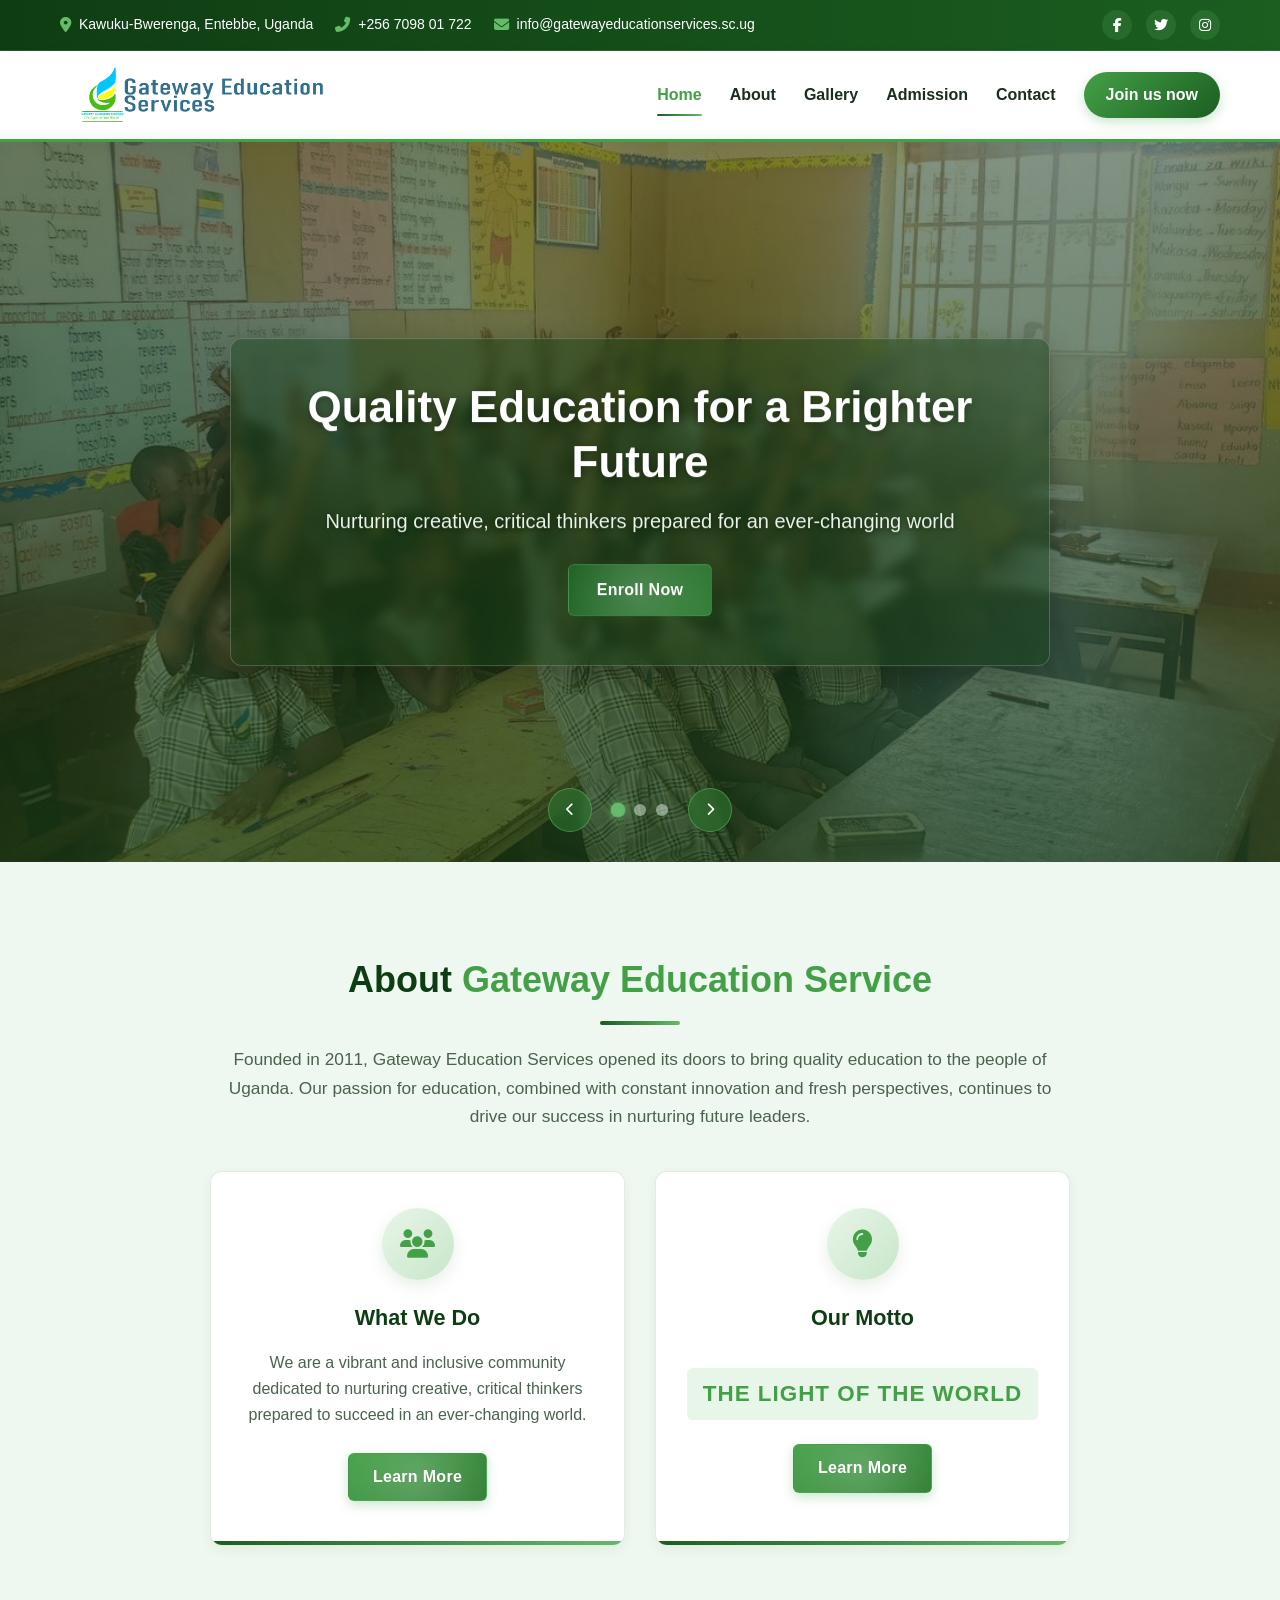
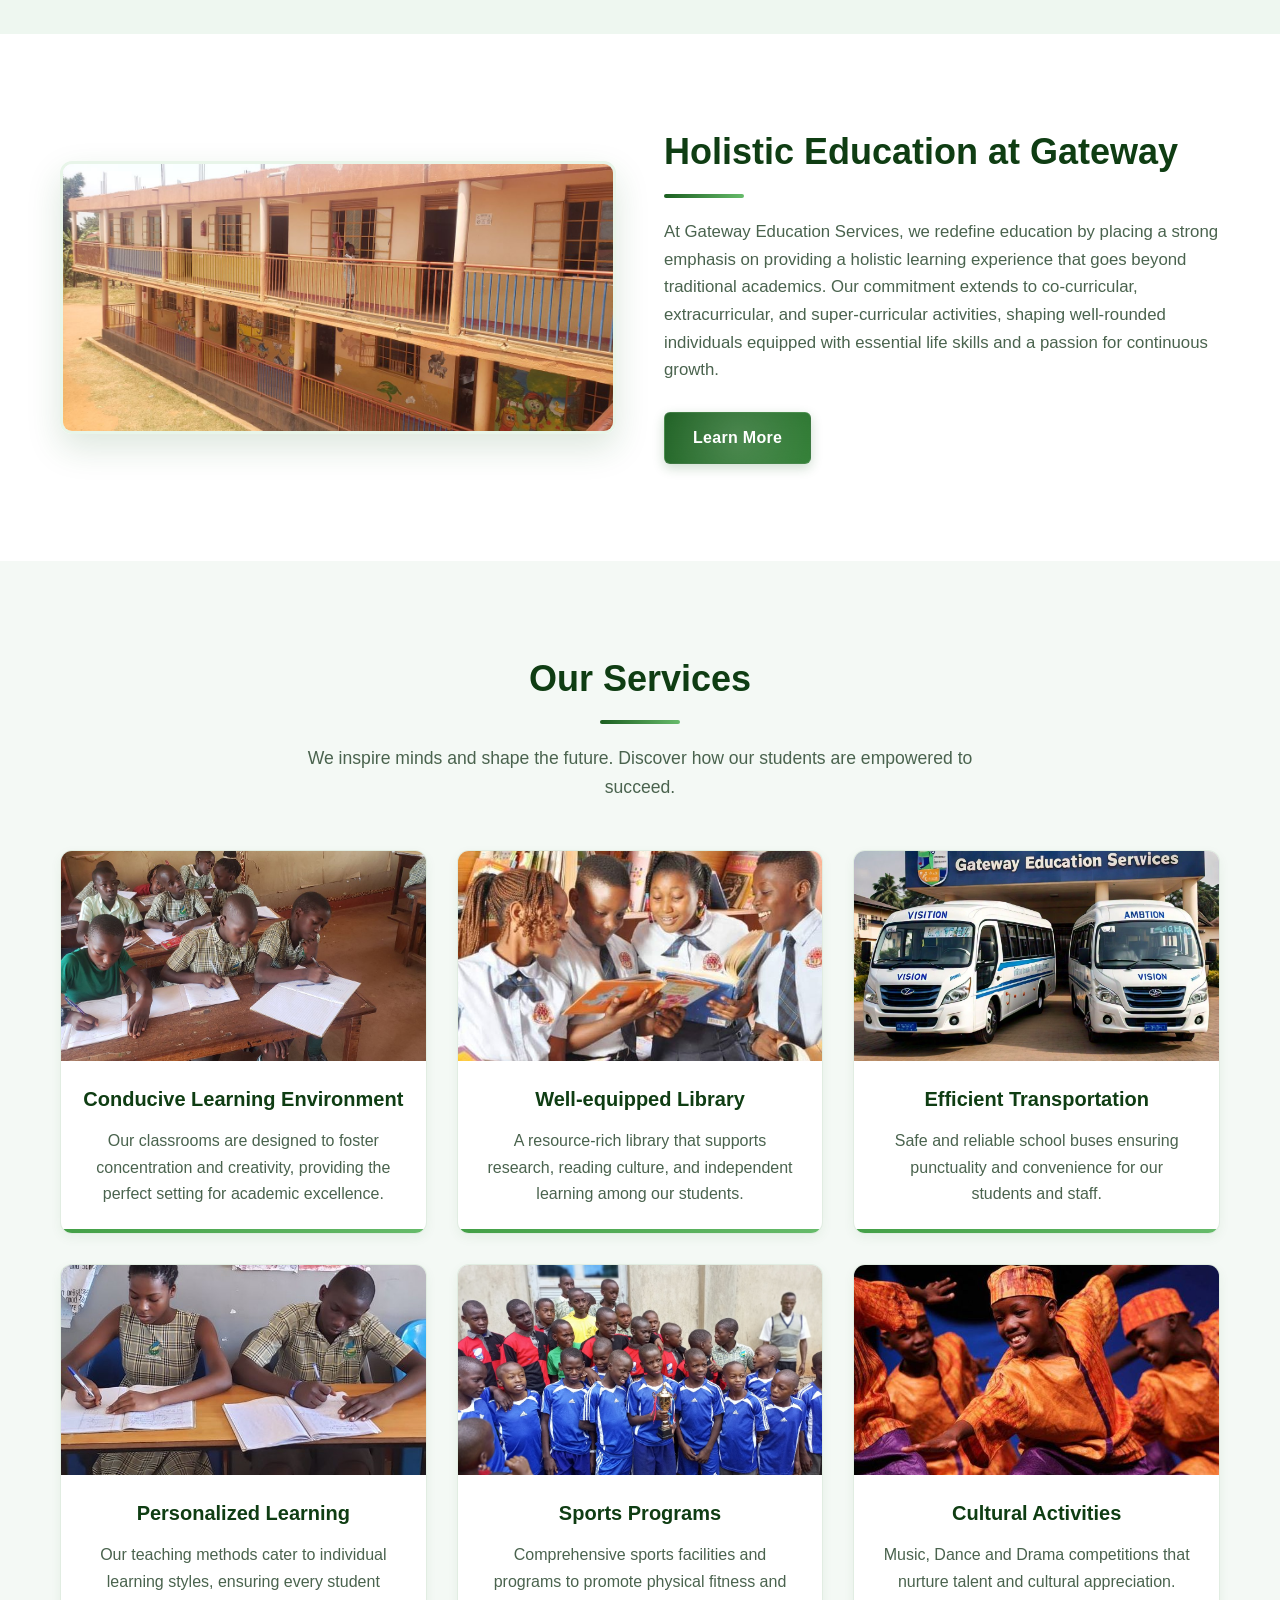
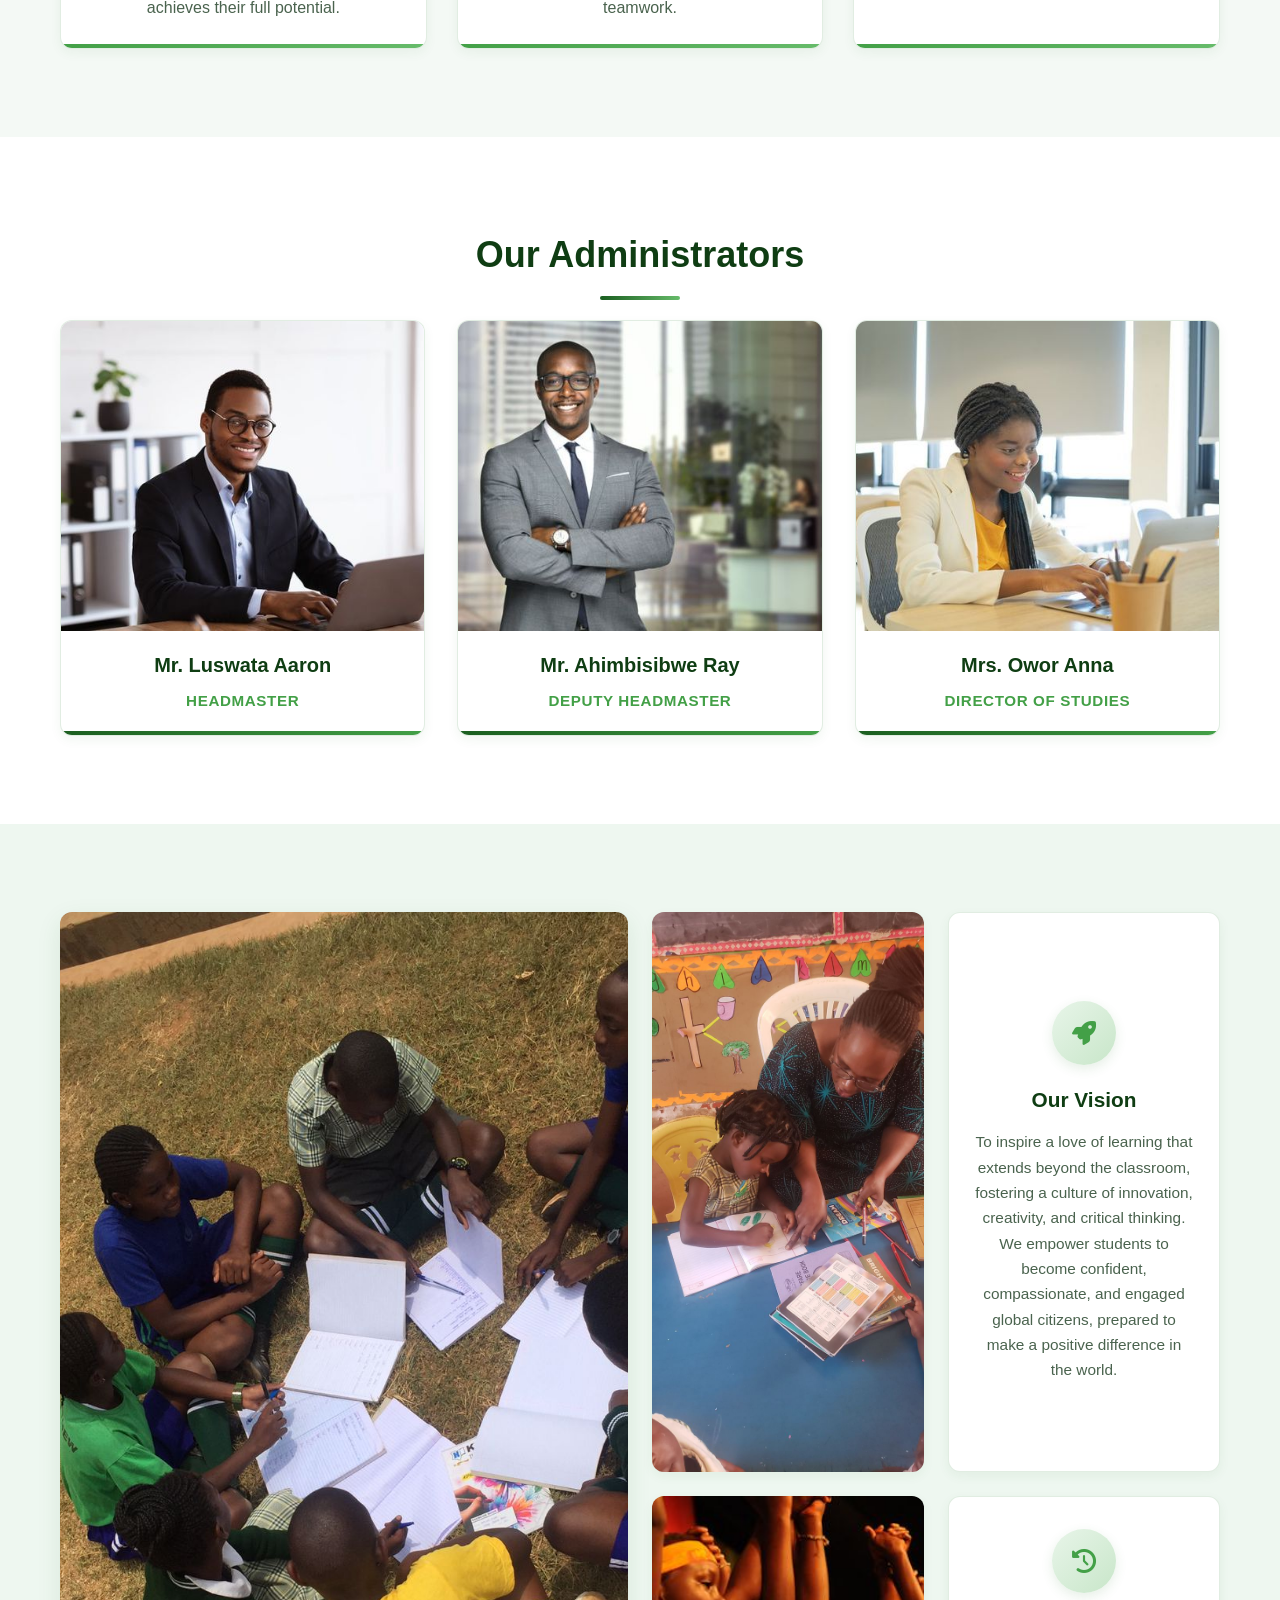
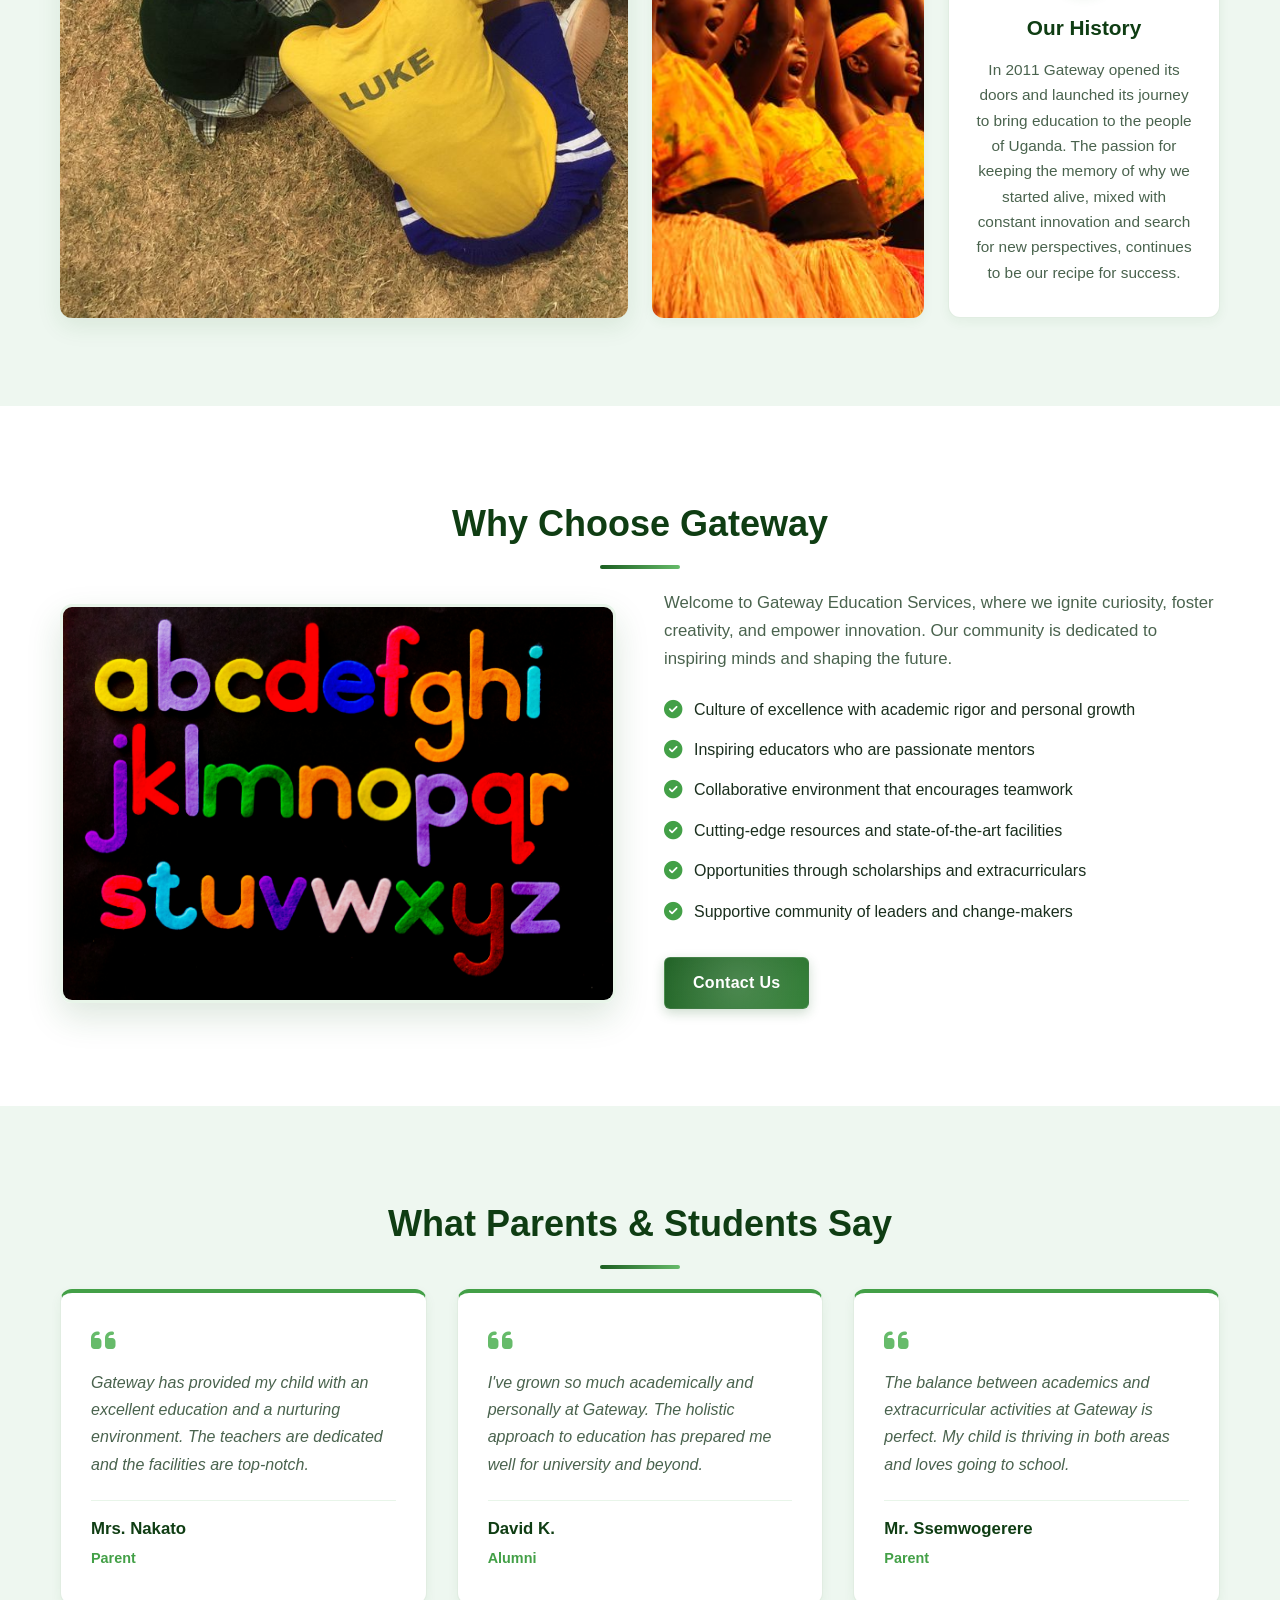
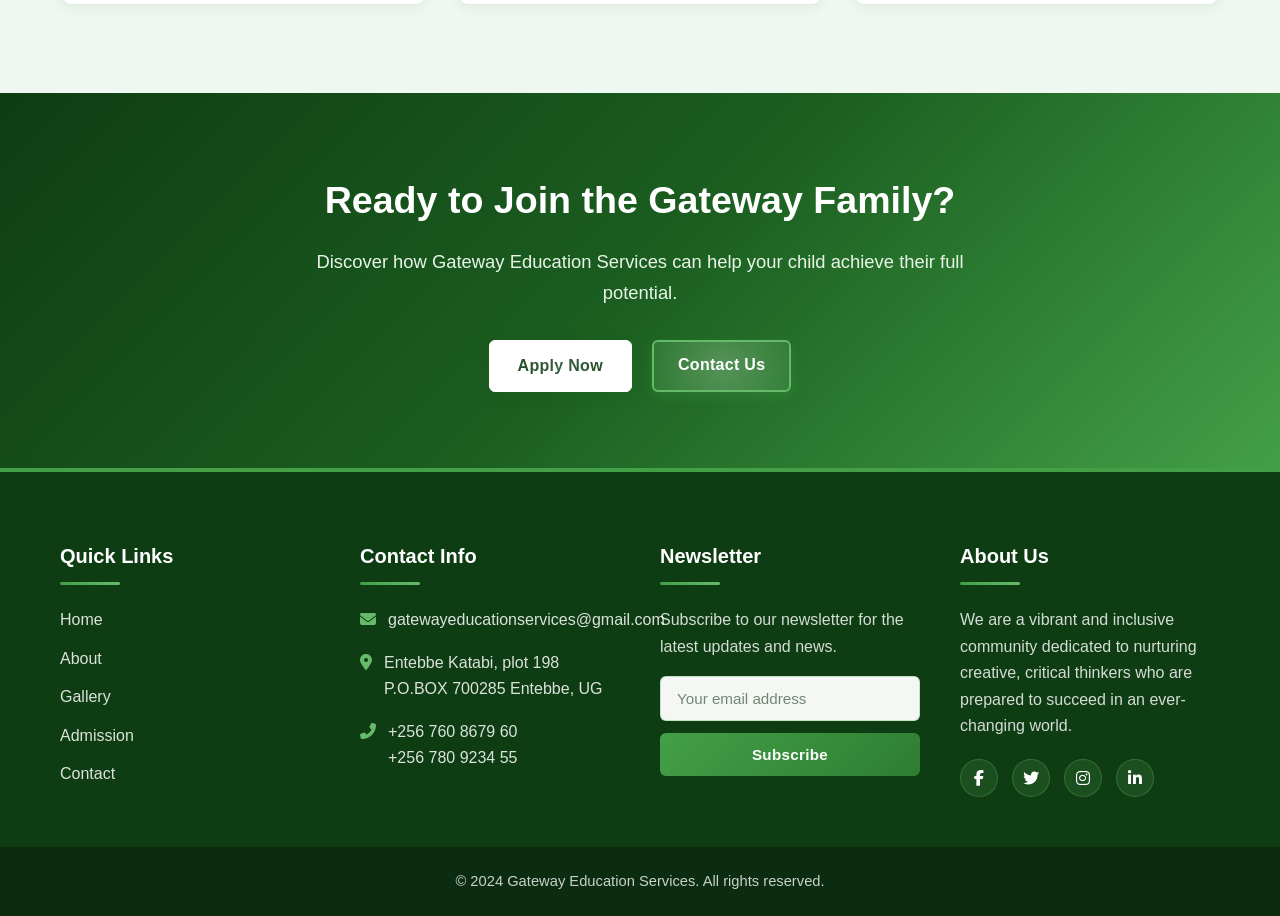
<file: index.html>
<!DOCTYPE html>
<html lang="en">

<head>
    <meta charset="UTF-8">
    <meta name="viewport" content="width=device-width, initial-scale=1.0">
    <title>Gateway Education Services - Home</title>
    <meta name="description" content="Gateway Education Services provides quality education in Uganda with a holistic approach to learning.">
    <link rel="icon" type="image/png" href="./assets/images/logo-emblem.png">
    <link rel="shortcut icon" href="./favicon.ico" type="image/x-icon">
    <link rel="apple-touch-icon" href="./assets/images/logo-emblem.png">
    <link rel="stylesheet" href="./assets/css/index.css">
    <link rel="stylesheet" href="./assets/css/newsletter.css">
    <link rel="stylesheet" href="https://cdnjs.cloudflare.com/ajax/libs/font-awesome/6.4.0/css/all.min.css">
</head>

<body>
    <header>
        <div class="top-bar">
            <div class="container">
                <div class="contact-info">
                    <div class="info-item">
                        <i class="fas fa-map-marker-alt"></i>
                        <span>Kawuku-Bwerenga, Entebbe, Uganda</span>
                    </div>
                    <div class="info-item">
                        <i class="fas fa-phone-alt"></i>
                        <span>+256 7098 01 722</span>
                    </div>
                    <div class="info-item">
                        <i class="fas fa-envelope"></i>
                        <span>info@gatewayeducationservices.sc.ug</span>
                    </div>
                </div>
                <div class="social-links">
                    <a href="#" aria-label="Facebook"><i class="fab fa-facebook-f"></i></a>
                    <a href="#" aria-label="Twitter"><i class="fab fa-twitter"></i></a>
                    <a href="#" aria-label="Instagram"><i class="fab fa-instagram"></i></a>
                </div>
            </div>
        </div>
        
        <nav class="navbar">
            <div class="container">
                <a href="index.html" class="logo">
                    <img src="./assets/images/LOGOO2.png" alt="Gateway Education Services Logo">
                </a>
                <button class="menu-toggle" aria-label="Toggle navigation" onclick="toggleMenu()">
                    <i class="fas fa-bars"></i>
                </button>
                <div class="nav-links">
                    <a href="index.html" class="active">Home</a>
                    <a href="aboutus.html">About</a>
                    <a href="Gallery.html">Gallery</a>
                    <a href="addmission.html">Admission</a>
                    <a href="contactus.html">Contact</a>
                    <a href="addmission.html" class="btn-apply">Join us now</a>
                </div>
            </div>
        </nav>
    </header>

    <main>
        <!-- Hero Slider -->
        <section class="hero-slider">
            <div class="slideshow-container">
                <div class="slide fade">
                    <img src="./assets/images/real.jpg" alt="Students in academic setting">
                    <div class="slide-content">
                        <h2>Quality Education for a Brighter Future</h2>
                        <p>Nurturing creative, critical thinkers prepared for an ever-changing world</p>
                        <a href="addmission.html" class="btn-primary">Enroll Now</a>
                    </div>
                </div>
                <div class="slide fade">
                    <img src="./assets/images/real2.jpg" alt="School building">
                    <div class="slide-content">
                        <h2>State-of-the-Art Facilities</h2>
                        <p>Providing an excellent learning environment for all students</p>
                        <a href="Gallery.html" class="btn-primary">View Gallery</a>
                    </div>
                </div>
                <div class="slide fade">
                    <img src="./assets/images/lil.jpg" alt="Classroom setting">
                    <div class="slide-content">
                        <h2>Holistic Education Approach</h2>
                        <p>Developing well-rounded individuals through diverse programs</p>
                        <a href="aboutus.html" class="btn-primary">Learn More</a>
                    </div>
                </div>
            </div>
            <div class="slider-controls">
                <button class="prev" onclick="plusSlides(-1)" aria-label="Previous slide">
                    <i class="fas fa-chevron-left"></i>
                </button>
                <div class="dots">
                    <span class="dot" onclick="currentSlide(1)"></span>
                    <span class="dot" onclick="currentSlide(2)"></span>
                    <span class="dot" onclick="currentSlide(3)"></span>
                </div>
                <button class="next" onclick="plusSlides(1)" aria-label="Next slide">
                    <i class="fas fa-chevron-right"></i>
                </button>
            </div>
        </section>

        <!-- About Section -->
        <section class="about-section">
            <div class="container">
                <div class="about-content">
                    <h2 class="section-title">About <em>Gateway Education Service</em></h2>
                    <p>Founded in 2011, Gateway Education Services opened its doors to bring quality education to the people of Uganda. Our passion for education, combined with constant innovation and fresh perspectives, continues to drive our success in nurturing future leaders.</p>
                    <div class="about-features">
                        <div class="feature-card">
                            <div class="feature-icon">
                                <i class="fas fa-users"></i>
                            </div>
                            <h3>What We Do</h3>
                            <p>We are a vibrant and inclusive community dedicated to nurturing creative, critical thinkers prepared to succeed in an ever-changing world.</p>
                            <a href="aboutus.html" class="btn-secondary">Learn More</a>
                        </div>
                        <div class="feature-card">
                            <div class="feature-icon">
                                <i class="fas fa-lightbulb"></i>
                            </div>
                            <h3>Our Motto</h3>
                            <p class="motto">THE LIGHT OF THE WORLD</p>
                            <a href="aboutus.html" class="btn-secondary">Learn More</a>
                        </div>
                    </div>
                </div>
            </div>
        </section>

        <!-- Holistic Education Section -->
        <section class="holistic-section">
            <div class="container">
                <div class="holistic-content">
                    <div class="holistic-image">
                        <img src="./assets/images/bulid l.jpg" alt="Gateway School Structure" loading="lazy">
                    </div>
                    <div class="holistic-text">
                        <h2 class="section-title">Holistic Education at Gateway</h2>
                        <p>At Gateway Education Services, we redefine education by placing a strong emphasis on providing a holistic learning experience that goes beyond traditional academics. Our commitment extends to co-curricular, extracurricular, and super-curricular activities, shaping well-rounded individuals equipped with essential life skills and a passion for continuous growth.</p>
                        <a href="#" class="btn-primary">Learn More</a>
                    </div>
                </div>
            </div>
        </section>

        <!-- Services Section -->
        <section class="services-section">
            <div class="container">
                <h2 class="section-title">Our Services</h2>
                <p class="section-subtitle">We inspire minds and shape the future. Discover how our students are empowered to succeed.</p>
                
                <div class="services-grid">
                    <div class="service-card">
                        <div class="service-image">
                            <img src="assets/images/2222.jpg" alt="Classroom environment" loading="lazy">
                        </div>
                        <h3>Conducive Learning Environment</h3>
                        <p>Our classrooms are designed to foster concentration and creativity, providing the perfect setting for academic excellence.</p>
                    </div>
                    <div class="service-card">
                        <div class="service-image">
                            <img src="assets/images/lib.jpg" alt="School library" loading="lazy">
                        </div>
                        <h3>Well-equipped Library</h3>
                        <p>A resource-rich library that supports research, reading culture, and independent learning among our students.</p>
                    </div>
                    <div class="service-card">
                        <div class="service-image">
                            <img src="assets/images/bus.jpg" alt="School transportation" loading="lazy">
                        </div>
                        <h3>Efficient Transportation</h3>
                        <p>Safe and reliable school buses ensuring punctuality and convenience for our students and staff.</p>
                    </div>
                    <div class="service-card">
                        <div class="service-image">
                            <img src="assets/images/nini.jpg" alt="Student learning" loading="lazy">
                        </div>
                        <h3>Personalized Learning</h3>
                        <p>Our teaching methods cater to individual learning styles, ensuring every student achieves their full potential.</p>
                    </div>
                    <div class="service-card">
                        <div class="service-image">
                            <img src="assets/images/IMG-20240712-WA0004.jpg" alt="Sports activities" loading="lazy">
                        </div>
                        <h3>Sports Programs</h3>
                        <p>Comprehensive sports facilities and programs to promote physical fitness and teamwork.</p>
                    </div>
                    <div class="service-card">
                        <div class="service-image">
                            <img src="assets/images/mdd.jpg" alt="MDD competition" loading="lazy">
                        </div>
                        <h3>Cultural Activities</h3>
                        <p>Music, Dance and Drama competitions that nurture talent and cultural appreciation.</p>
                    </div>
                </div>
            </div>
        </section>

        <!-- Administration Section -->
        <section class="admin-section">
            <div class="container">
                <h2 class="section-title">Our Administrators</h2>
                <div class="admin-grid">
                    <div class="admin-card">
                        <div class="admin-image">
                            <img src="assets/images/hm.jpg" alt="Headmaster Mr. Luswata Aaron">
                        </div>
                        <h3>Mr. Luswata Aaron</h3>
                        <p>Headmaster</p>
                    </div>
                    <div class="admin-card">
                        <div class="admin-image">
                            <img src="assets/images/ddhm.jpg" alt="Deputy Headmaster Mr. Ahimbisibwe Ray">
                        </div>
                        <h3>Mr. Ahimbisibwe Ray</h3>
                        <p>Deputy Headmaster</p>
                    </div>
                    <div class="admin-card">
                        <div class="admin-image">
                            <img src="assets/images/dos.jpg" alt="DOS Mrs. Owor Anna">
                        </div>
                        <h3>Mrs. Owor Anna</h3>
                        <p>Director of Studies</p>
                    </div>
                </div>
            </div>
        </section>

        <!-- Vision and History Section -->
        <section class="vision-history-section">
            <div class="container">
                <div class="vh-grid">
                    <div class="vh-large">
                        <img src="./assets/images/read.jpg" alt="Gateway Education Services campus" loading="lazy">
                    </div>
                    <div class="vh-small">
                        <img src="./assets/images/teach2.jpg" alt="School library interior" loading="lazy">
                    </div>
                    <div class="vh-card vision">
                        <div class="vh-icon">
                            <i class="fas fa-rocket"></i>
                        </div>
                        <h3>Our Vision</h3>
                        <p>To inspire a love of learning that extends beyond the classroom, fostering a culture of innovation, creativity, and critical thinking. We empower students to become confident, compassionate, and engaged global citizens, prepared to make a positive difference in the world.</p>
                    </div>
                    <div class="vh-small">
                        <img src="./assets/images/MDD2.jpg" alt="MDD performance" loading="lazy">
                    </div>
                    <div class="vh-card history">
                        <div class="vh-icon">
                            <i class="fas fa-history"></i>
                        </div>
                        <h3>Our History</h3>
                        <p>In 2011 Gateway opened its doors and launched its journey to bring education to the people of Uganda. The passion for keeping the memory of why we started alive, mixed with constant innovation and search for new perspectives, continues to be our recipe for success.</p>
                    </div>
                </div>
            </div>
        </section>

        <!-- Why Choose Us Section -->
        <section class="why-choose-section">
            <div class="container">
                <h2 class="section-title">Why Choose Gateway</h2>
                <div class="why-content">
                    <div class="why-image">
                        <img src="./assets/images/pexels-magda-ehlers-pexels-1337382.jpg" alt="Happy students at Gateway" loading="lazy">
                    </div>
                    <div class="why-text">
                        <p>Welcome to Gateway Education Services, where we ignite curiosity, foster creativity, and empower innovation. Our community is dedicated to inspiring minds and shaping the future.</p>
                        <ul class="why-list">
                            <li><i class="fas fa-check-circle"></i> Culture of excellence with academic rigor and personal growth</li>
                            <li><i class="fas fa-check-circle"></i> Inspiring educators who are passionate mentors</li>
                            <li><i class="fas fa-check-circle"></i> Collaborative environment that encourages teamwork</li>
                            <li><i class="fas fa-check-circle"></i> Cutting-edge resources and state-of-the-art facilities</li>
                            <li><i class="fas fa-check-circle"></i> Opportunities through scholarships and extracurriculars</li>
                            <li><i class="fas fa-check-circle"></i> Supportive community of leaders and change-makers</li>
                        </ul>
                        <a href="contactus.html" class="btn-primary">Contact Us</a>
                    </div>
                </div>
            </div>
        </section>

        <!-- Testimonials Section -->
        <section class="testimonials-section">
            <div class="container">
                <h2 class="section-title">What Parents & Students Say</h2>
                <div class="testimonials-grid">
                    <div class="testimonial-card">
                        <div class="testimonial-content">
                            <i class="fas fa-quote-left"></i>
                            <p>Gateway has provided my child with an excellent education and a nurturing environment. The teachers are dedicated and the facilities are top-notch.</p>
                        </div>
                        <div class="testimonial-author">
                            <h4>Mrs. Nakato</h4>
                            <p>Parent</p>
                        </div>
                    </div>
                    <div class="testimonial-card">
                        <div class="testimonial-content">
                            <i class="fas fa-quote-left"></i>
                            <p>I've grown so much academically and personally at Gateway. The holistic approach to education has prepared me well for university and beyond.</p>
                        </div>
                        <div class="testimonial-author">
                            <h4>David K.</h4>
                            <p>Alumni</p>
                        </div>
                    </div>
                    <div class="testimonial-card">
                        <div class="testimonial-content">
                            <i class="fas fa-quote-left"></i>
                            <p>The balance between academics and extracurricular activities at Gateway is perfect. My child is thriving in both areas and loves going to school.</p>
                        </div>
                        <div class="testimonial-author">
                            <h4>Mr. Ssemwogerere</h4>
                            <p>Parent</p>
                        </div>
                    </div>
                </div>
            </div>
        </section>

        <!-- Call to Action Section -->
        <section class="cta-section">
            <div class="container">
                <div class="cta-content">
                    <h2>Ready to Join the Gateway Family?</h2>
                    <p>Discover how Gateway Education Services can help your child achieve their full potential.</p>
                    <div class="cta-buttons">
                        <a href="addmission.html" class="btn-primary">Apply Now</a>
                        <a href="contactus.html" class="btn-secondary">Contact Us</a>
                    </div>
                </div>
            </div>
        </section>
    </main>

    <footer class="footer">
        <div class="container">
            <div class="footer-grid">
                <div class="footer-col">
                    <h3>Quick Links</h3>
                    <ul>
                        <li><a href="index.html">Home</a></li>
                        <li><a href="aboutus.html">About</a></li>
                        <li><a href="Gallery.html">Gallery</a></li>
                        <li><a href="addmission.html">Admission</a></li>
                        <li><a href="contactus.html">Contact</a></li>
                    </ul>
                </div>
                <div class="footer-col">
                    <h3>Contact Info</h3>
                    <ul class="contact-info">
                        <li><i class="fas fa-envelope"></i> gatewayeducationservices@gmail.com</li>
                        <li><i class="fas fa-map-marker-alt"></i> Entebbe Katabi, plot 198<br>P.O.BOX 700285 Entebbe, UG</li>
                        <li><i class="fas fa-phone-alt"></i> +256 760 8679 60<br>+256 780 9234 55</li>
                    </ul>
                </div>
                <div class="footer-col">
                    <h3>Newsletter</h3>
                    <p>Subscribe to our newsletter for the latest updates and news.</p>
                    <form class="newsletter-form" action="newsletter.php" method="POST" novalidate>
                        <div class="newsletter-input-wrap">
                            <input type="email" name="email" placeholder="Your email address" required aria-label="Your email address">
                        </div>
                        <button type="submit" id="newsletterSubmitBtn">Subscribe</button>
                        <div class="newsletter-feedback" role="alert" aria-live="polite"></div>
                    </form>
                </div>
                <div class="footer-col">
                    <h3>About Us</h3>
                    <p>We are a vibrant and inclusive community dedicated to nurturing creative, critical thinkers who are prepared to succeed in an ever-changing world.</p>
                    <div class="footer-social">
                        <a href="#" aria-label="Facebook"><i class="fab fa-facebook-f"></i></a>
                        <a href="#" aria-label="Twitter"><i class="fab fa-twitter"></i></a>
                        <a href="#" aria-label="Instagram"><i class="fab fa-instagram"></i></a>
                        <a href="#" aria-label="LinkedIn"><i class="fab fa-linkedin-in"></i></a>
                    </div>
                </div>
            </div>
        </div>
        <div class="footer-bottom">
            <div class="container">
                <p>&copy; 2024 Gateway Education Services. All rights reserved.</p>
            </div>
        </div>
    </footer>

    <script src="./assets/js/index.js"></script>
    <script src="./assets/js/newsletter.js" defer></script>
</body>

</html>
</file>
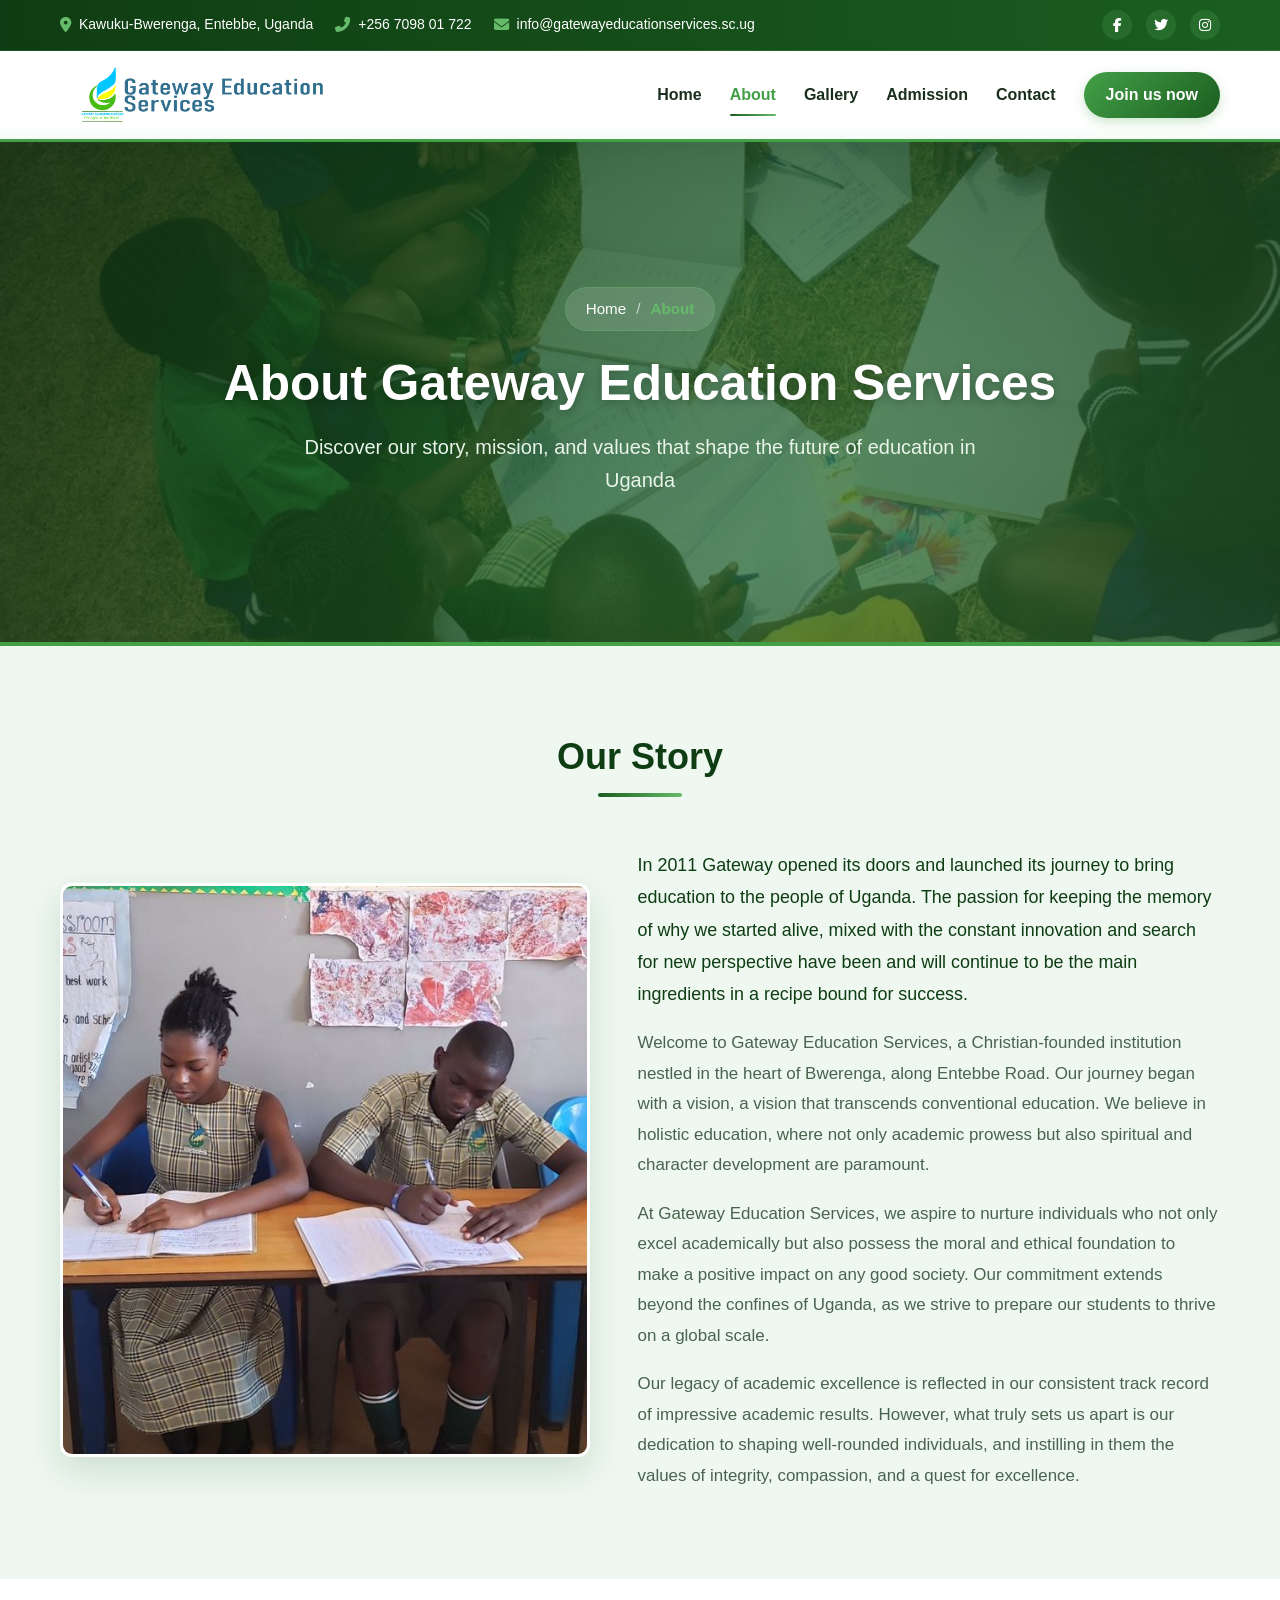
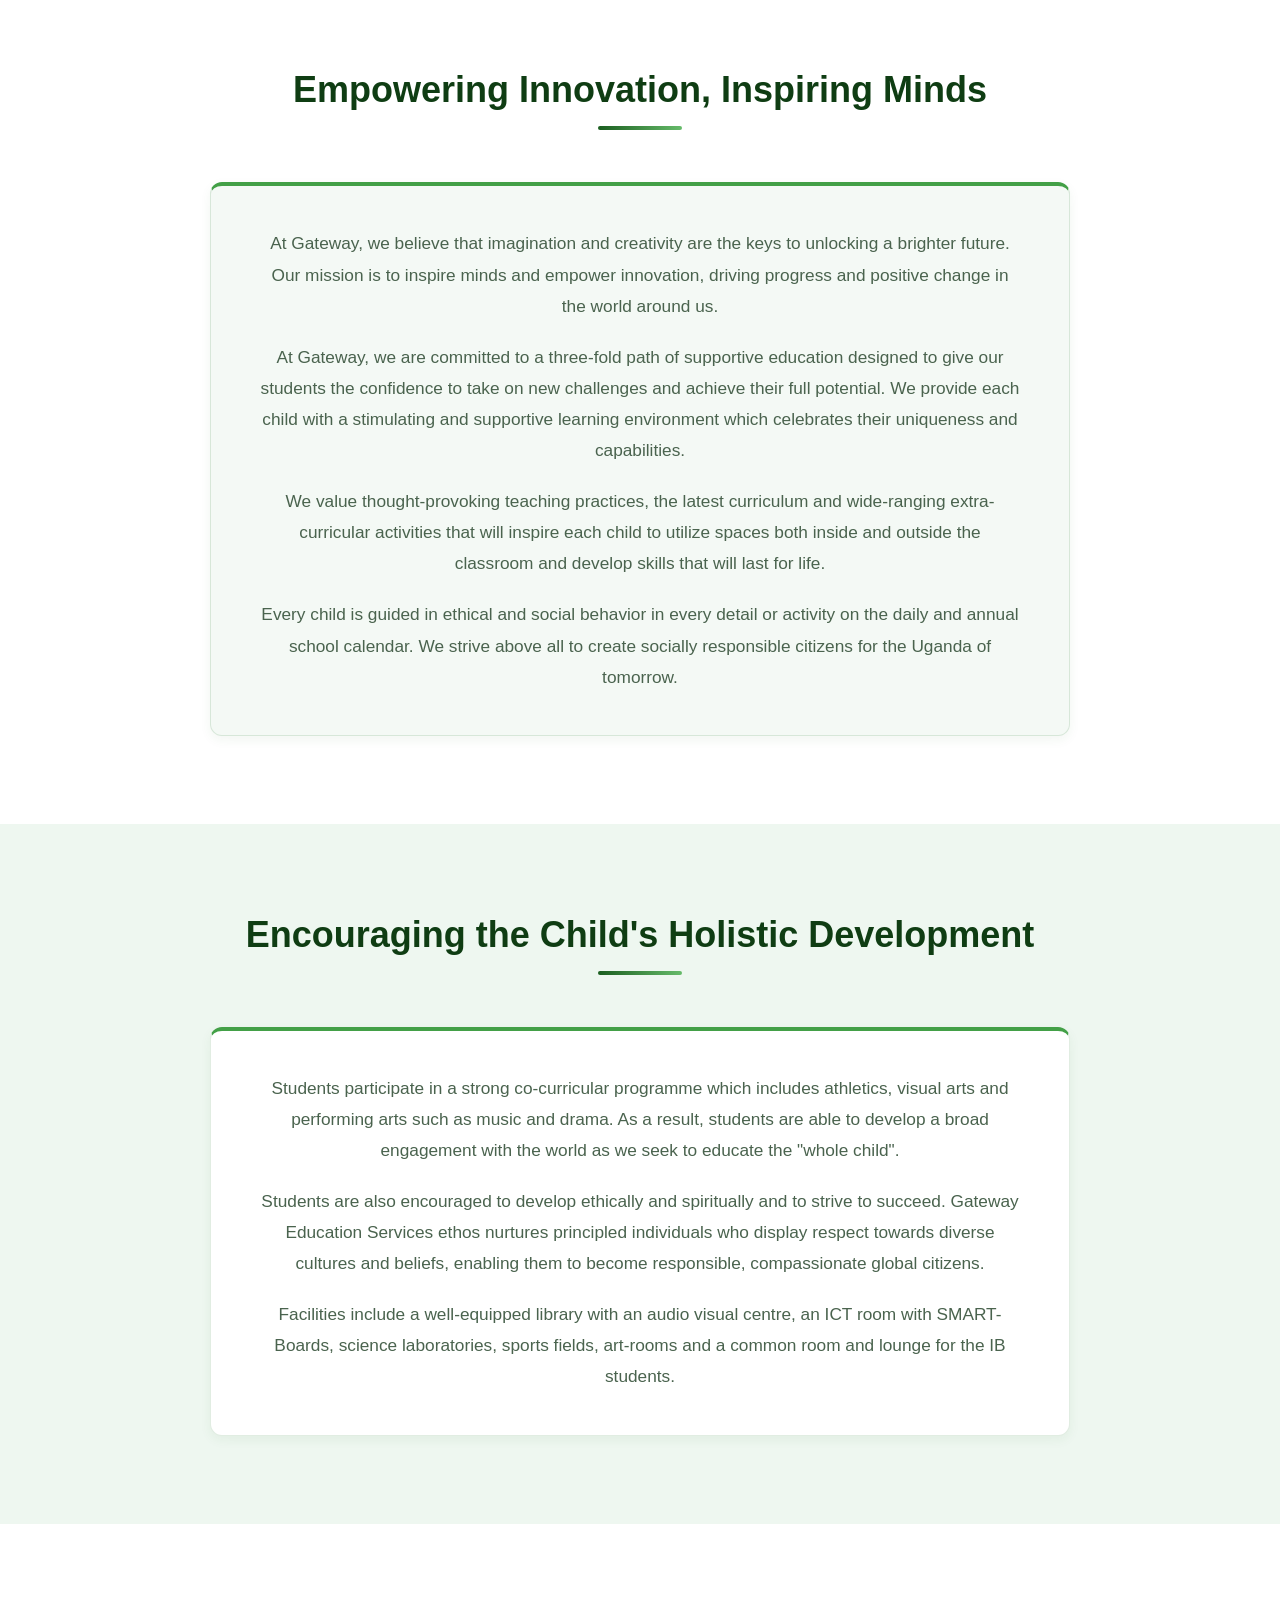
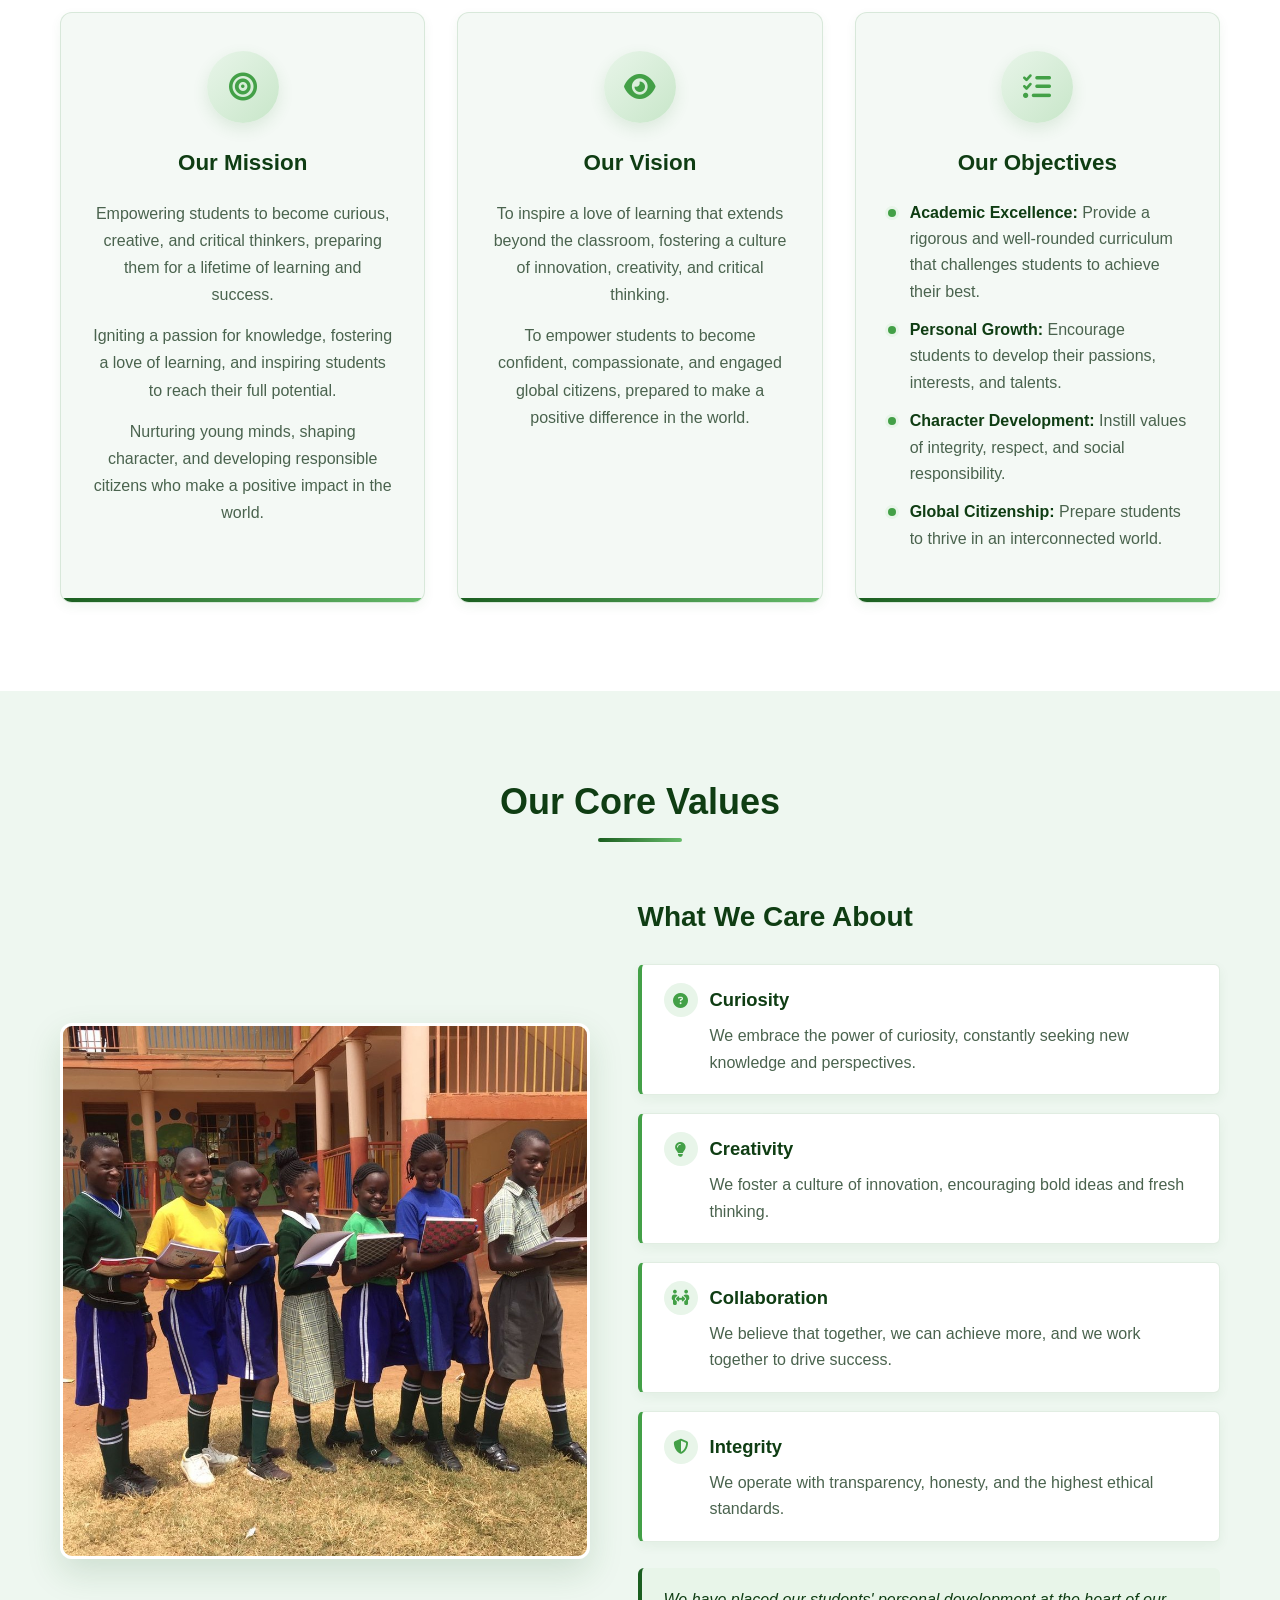
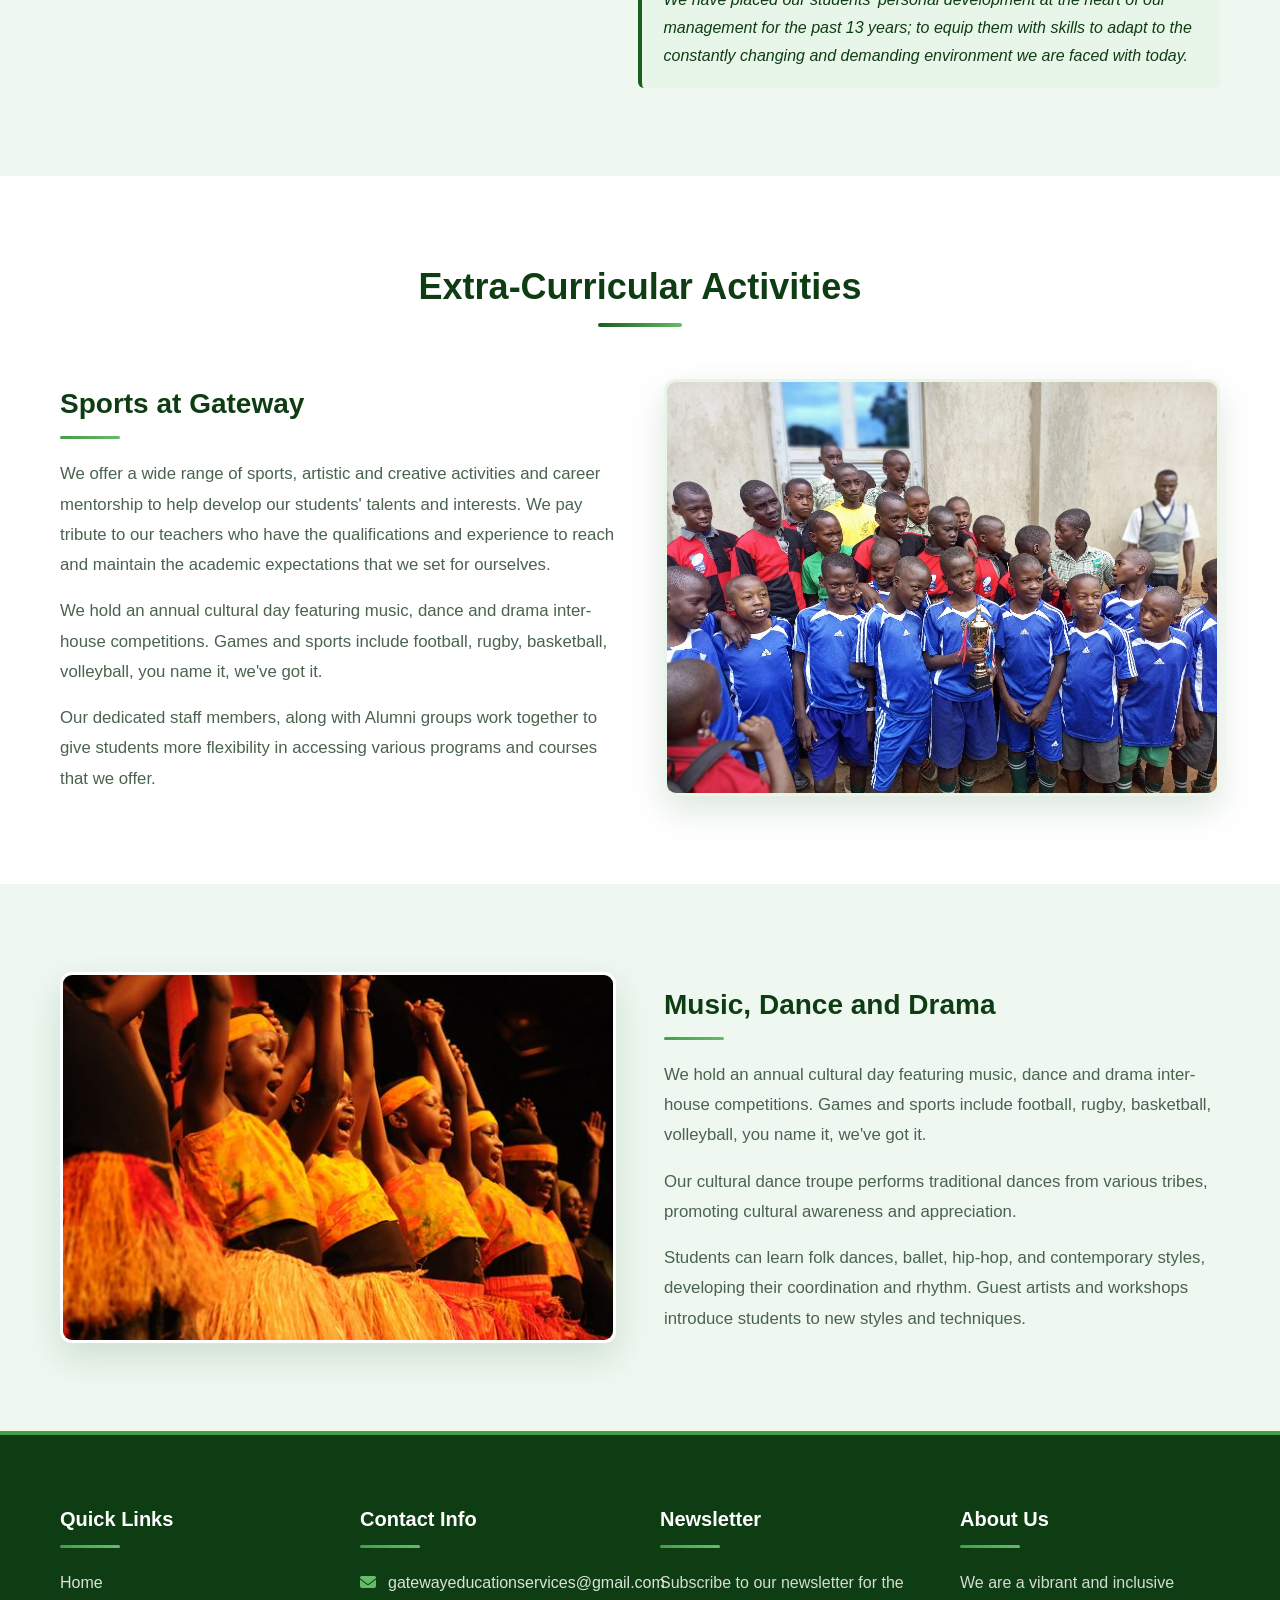
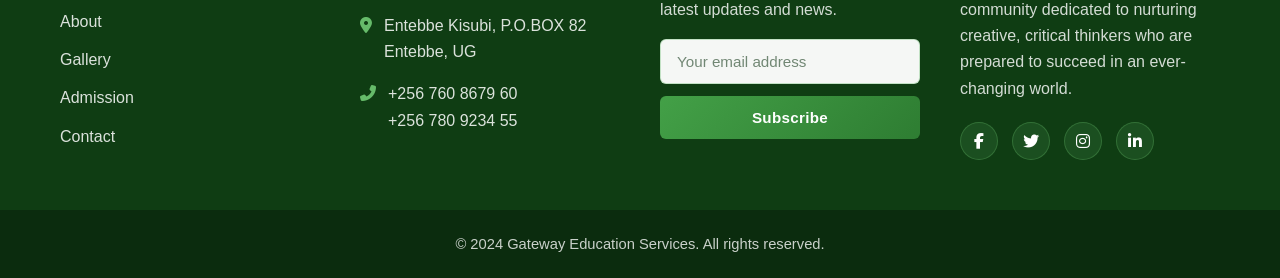
<file: aboutus.html>
<!DOCTYPE html>
<html lang="en">

<head>
    <meta charset="UTF-8">
    <meta name="viewport" content="width=device-width, initial-scale=1.0">
    <title>About Us - Gateway Education Services</title>
    <meta name="description" content="Learn about Gateway Education Services, our mission, vision, values, and the holistic education we provide in Uganda.">
    <link rel="icon" type="image/png" href="./assets/images/logo-emblem.png">
    <link rel="shortcut icon" href="./favicon.ico" type="image/x-icon">
    <link rel="apple-touch-icon" href="./assets/images/logo-emblem.png">
    <link rel="stylesheet" href="./assets/css/about.css">
    <link rel="stylesheet" href="./assets/css/newsletter.css">
    <link rel="stylesheet" href="https://cdnjs.cloudflare.com/ajax/libs/font-awesome/6.4.0/css/all.min.css">
</head>

<body>
    <!-- Top Bar with Contact Info -->
    <div class="top-bar">
        <div class="container">
            <div class="contact-info">
                <div class="info-item">
                    <i class="fas fa-map-marker-alt"></i>
                    <span>Kawuku-Bwerenga, Entebbe, Uganda</span>
                </div>
                <div class="info-item">
                    <i class="fas fa-phone-alt"></i>
                    <span>+256 7098 01 722</span>
                </div>
                <div class="info-item">
                    <i class="fas fa-envelope"></i>
                    <span>info@gatewayeducationservices.sc.ug</span>
                </div>
            </div>
            <div class="social-links">
                <a href="#" aria-label="Facebook"><i class="fab fa-facebook-f"></i></a>
                <a href="#" aria-label="Twitter"><i class="fab fa-twitter"></i></a>
                <a href="#" aria-label="Instagram"><i class="fab fa-instagram"></i></a>
            </div>
        </div>
    </div>
    
    <!-- Main Navigation -->
    <nav class="navbar">
        <div class="container">
            <a href="index.html" class="logo">
                <img src="./assets/images/LOGOO2.png" alt="Gateway Education Services Logo">
            </a>
            <button class="menu-toggle" aria-label="Toggle navigation" onclick="toggleMenu()">
                <i class="fas fa-bars"></i>
            </button>
            <div class="nav-links">
                <a href="index.html">Home</a>
                <a href="aboutus.html" class="active">About</a>
                <a href="Gallery.html">Gallery</a>
                <a href="addmission.html">Admission</a>
                <a href="contactus.html">Contact</a>
                <a href="addmission.html" class="btn-apply">Join us now</a>
            </div>
        </div>
    </nav>

    <!-- Hero Banner -->
    <section class="about-hero">
        <div class="container">
            <div class="breadcrumb">
                <a href="index.html">Home</a>
                <span>/</span>
                <a href="aboutus.html" class="active">About</a>
            </div>
            <h1>About Gateway Education Services</h1>
            <p>Discover our story, mission, and values that shape the future of education in Uganda</p>
        </div>
    </section>

    <main class="about-main">
        <!-- Our Story Section -->
        <section class="our-story">
            <div class="container">
                <div class="section-header">
                    <h2 class="section-title">Our Story</h2>
                    <div class="section-divider"></div>
                </div>
                <div class="story-content">
                    <div class="story-image">
                        <img src="./assets/images/nini.jpg" alt="Gateway Education Services classroom">
                    </div>
                    <div class="story-text">
                        <p>In 2011 Gateway opened its doors and launched its journey to bring education to the people of Uganda. The passion for keeping the memory of why we started alive, mixed with the constant innovation and search for new perspective have been and will continue to be the main ingredients in a recipe bound for success.</p>
                        <p>Welcome to Gateway Education Services, a Christian-founded institution nestled in the heart of Bwerenga, along Entebbe Road. Our journey began with a vision, a vision that transcends conventional education. We believe in holistic education, where not only academic prowess but also spiritual and character development are paramount.</p>
                        <p>At Gateway Education Services, we aspire to nurture individuals who not only excel academically but also possess the moral and ethical foundation to make a positive impact on any good society. Our commitment extends beyond the confines of Uganda, as we strive to prepare our students to thrive on a global scale.</p>
                        <p>Our legacy of academic excellence is reflected in our consistent track record of impressive academic results. However, what truly sets us apart is our dedication to shaping well-rounded individuals, and instilling in them the values of integrity, compassion, and a quest for excellence.</p>
                    </div>
                </div>
            </div>
        </section>

        <!-- Empowering Innovation Section -->
        <section class="empowering-section">
            <div class="container">
                <div class="section-header">
                    <h2 class="section-title">Empowering Innovation, Inspiring Minds</h2>
                    <div class="section-divider"></div>
                </div>
                <div class="empowering-content">
                    <p>At Gateway, we believe that imagination and creativity are the keys to unlocking a brighter future. Our mission is to inspire minds and empower innovation, driving progress and positive change in the world around us.</p>
                    <p>At Gateway, we are committed to a three-fold path of supportive education designed to give our students the confidence to take on new challenges and achieve their full potential. We provide each child with a stimulating and supportive learning environment which celebrates their uniqueness and capabilities.</p>
                    <p>We value thought-provoking teaching practices, the latest curriculum and wide-ranging extra-curricular activities that will inspire each child to utilize spaces both inside and outside the classroom and develop skills that will last for life.</p>
                    <p>Every child is guided in ethical and social behavior in every detail or activity on the daily and annual school calendar. We strive above all to create socially responsible citizens for the Uganda of tomorrow.</p>
                </div>
            </div>
        </section>

        <!-- Holistic Development Section -->
        <section class="holistic-section">
            <div class="container">
                <div class="section-header">
                    <h2 class="section-title">Encouraging the Child's Holistic Development</h2>
                    <div class="section-divider"></div>
                </div>
                <div class="holistic-content">
                    <p>Students participate in a strong co-curricular programme which includes athletics, visual arts and performing arts such as music and drama. As a result, students are able to develop a broad engagement with the world as we seek to educate the "whole child".</p>
                    <p>Students are also encouraged to develop ethically and spiritually and to strive to succeed. Gateway Education Services ethos nurtures principled individuals who display respect towards diverse cultures and beliefs, enabling them to become responsible, compassionate global citizens.</p>
                    <p>Facilities include a well-equipped library with an audio visual centre, an ICT room with SMART-Boards, science laboratories, sports fields, art-rooms and a common room and lounge for the IB students.</p>
                </div>
            </div>
        </section>

        <!-- Mission Vision Objectives Section -->
        <section class="mvo-section">
            <div class="container">
                <div class="mvo-grid">
                    <div class="mvo-card">
                        <div class="mvo-icon">
                            <i class="fas fa-bullseye"></i>
                        </div>
                        <h3>Our Mission</h3>
                        <p>Empowering students to become curious, creative, and critical thinkers, preparing them for a lifetime of learning and success.</p>
                        <p>Igniting a passion for knowledge, fostering a love of learning, and inspiring students to reach their full potential.</p>
                        <p>Nurturing young minds, shaping character, and developing responsible citizens who make a positive impact in the world.</p>
                    </div>
                    <div class="mvo-card">
                        <div class="mvo-icon">
                            <i class="fas fa-eye"></i>
                        </div>
                        <h3>Our Vision</h3>
                        <p>To inspire a love of learning that extends beyond the classroom, fostering a culture of innovation, creativity, and critical thinking.</p>
                        <p>To empower students to become confident, compassionate, and engaged global citizens, prepared to make a positive difference in the world.</p>
                    </div>
                    <div class="mvo-card">
                        <div class="mvo-icon">
                            <i class="fas fa-tasks"></i>
                        </div>
                        <h3>Our Objectives</h3>
                        <ul>
                            <li><strong>Academic Excellence:</strong> Provide a rigorous and well-rounded curriculum that challenges students to achieve their best.</li>
                            <li><strong>Personal Growth:</strong> Encourage students to develop their passions, interests, and talents.</li>
                            <li><strong>Character Development:</strong> Instill values of integrity, respect, and social responsibility.</li>
                            <li><strong>Global Citizenship:</strong> Prepare students to thrive in an interconnected world.</li>
                        </ul>
                    </div>
                </div>
            </div>
        </section>

        <!-- Core Values Section -->
        <section class="core-values">
            <div class="container">
                <div class="section-header">
                    <h2 class="section-title">Our Core Values</h2>
                    <div class="section-divider"></div>
                </div>
                <div class="values-content">
                    <div class="values-image">
                        <img src="./assets/images/hehe.jpg" alt="Gateway Education Services values">
                    </div>
                    <div class="values-text">
                        <h3>What We Care About</h3>
                        <div class="value-item">
                            <h4><i class="fas fa-question-circle"></i> Curiosity</h4>
                            <p>We embrace the power of curiosity, constantly seeking new knowledge and perspectives.</p>
                        </div>
                        <div class="value-item">
                            <h4><i class="fas fa-lightbulb"></i> Creativity</h4>
                            <p>We foster a culture of innovation, encouraging bold ideas and fresh thinking.</p>
                        </div>
                        <div class="value-item">
                            <h4><i class="fas fa-people-arrows"></i> Collaboration</h4>
                            <p>We believe that together, we can achieve more, and we work together to drive success.</p>
                        </div>
                        <div class="value-item">
                            <h4><i class="fas fa-shield-alt"></i> Integrity</h4>
                            <p>We operate with transparency, honesty, and the highest ethical standards.</p>
                        </div>
                        <p class="values-summary">We have placed our students' personal development at the heart of our management for the past 13 years; to equip them with skills to adapt to the constantly changing and demanding environment we are faced with today.</p>
                    </div>
                </div>
            </div>
        </section>

        <!-- Sports Section -->
        <section class="sports-section">
            <div class="container">
                <div class="section-header">
                    <h2 class="section-title">Extra-Curricular Activities</h2>
                    <div class="section-divider"></div>
                </div>
                <div class="sports-content">
                    <div class="sports-text">
                        <h3>Sports at Gateway</h3>
                        <p>We offer a wide range of sports, artistic and creative activities and career mentorship to help develop our students' talents and interests. We pay tribute to our teachers who have the qualifications and experience to reach and maintain the academic expectations that we set for ourselves.</p>
                        <p>We hold an annual cultural day featuring music, dance and drama inter-house competitions. Games and sports include football, rugby, basketball, volleyball, you name it, we've got it.</p>
                        <p>Our dedicated staff members, along with Alumni groups work together to give students more flexibility in accessing various programs and courses that we offer.</p>
                    </div>
                    <div class="sports-image">
                        <img src="./assets/images/IMG-20240712-WA0004.jpg" alt="Students playing sports at Gateway">
                    </div>
                </div>
            </div>
        </section>

        <!-- MDD Section -->
        <section class="mdd-section">
            <div class="container">
                <div class="mdd-content">
                    <div class="mdd-image">
                        <img src="./assets/images/MDD2.jpg" alt="Music Dance and Drama at Gateway">
                    </div>
                    <div class="mdd-text">
                        <h3>Music, Dance and Drama</h3>
                        <p>We hold an annual cultural day featuring music, dance and drama inter-house competitions. Games and sports include football, rugby, basketball, volleyball, you name it, we've got it.</p>
                        <p>Our cultural dance troupe performs traditional dances from various tribes, promoting cultural awareness and appreciation.</p>
                        <p>Students can learn folk dances, ballet, hip-hop, and contemporary styles, developing their coordination and rhythm. Guest artists and workshops introduce students to new styles and techniques.</p>
                    </div>
                </div>
            </div>
        </section>
    </main>

    <!-- Footer -->
    <footer class="footer">
        <div class="container">
            <div class="footer-grid">
                <div class="footer-col">
                    <h3>Quick Links</h3>
                    <ul>
                        <li><a href="index.html">Home</a></li>
                        <li><a href="aboutus.html">About</a></li>
                        <li><a href="Gallery.html">Gallery</a></li>
                        <li><a href="addmission.html">Admission</a></li>
                        <li><a href="contactus.html">Contact</a></li>
                    </ul>
                </div>
                <div class="footer-col">
                    <h3>Contact Info</h3>
                    <ul class="contact-info">
                        <li><i class="fas fa-envelope"></i> gatewayeducationservices@gmail.com</li>
                        <li><i class="fas fa-map-marker-alt"></i> Entebbe Kisubi, P.O.BOX 82 Entebbe, UG</li>
                        <li><i class="fas fa-phone-alt"></i> +256 760 8679 60<br>+256 780 9234 55</li>
                    </ul>
                </div>
                <div class="footer-col">
                    <h3>Newsletter</h3>
                    <p>Subscribe to our newsletter for the latest updates and news.</p>
                    <form class="newsletter-form" action="newsletter.php" method="POST" novalidate>
                        <div class="newsletter-input-wrap">
                            <input type="email" name="email" placeholder="Your email address" required aria-label="Your email address">
                        </div>
                        <button type="submit">Subscribe</button>
                        <div class="newsletter-feedback" role="alert" aria-live="polite"></div>
                    </form>
                </div>
                <div class="footer-col">
                    <h3>About Us</h3>
                    <p>We are a vibrant and inclusive community dedicated to nurturing creative, critical thinkers who are prepared to succeed in an ever-changing world.</p>
                    <div class="footer-social">
                        <a href="#" aria-label="Facebook"><i class="fab fa-facebook-f"></i></a>
                        <a href="#" aria-label="Twitter"><i class="fab fa-twitter"></i></a>
                        <a href="#" aria-label="Instagram"><i class="fab fa-instagram"></i></a>
                        <a href="#" aria-label="LinkedIn"><i class="fab fa-linkedin-in"></i></a>
                    </div>
                </div>
            </div>
        </div>
        <div class="footer-bottom">
            <div class="container">
                <p>&copy; 2024 Gateway Education Services. All rights reserved.</p>
            </div>
        </div>
    </footer>

    <script src="./assets/js/about.js"></script>
    <script src="./assets/js/newsletter.js" defer></script>
</body>

</html>
</file>
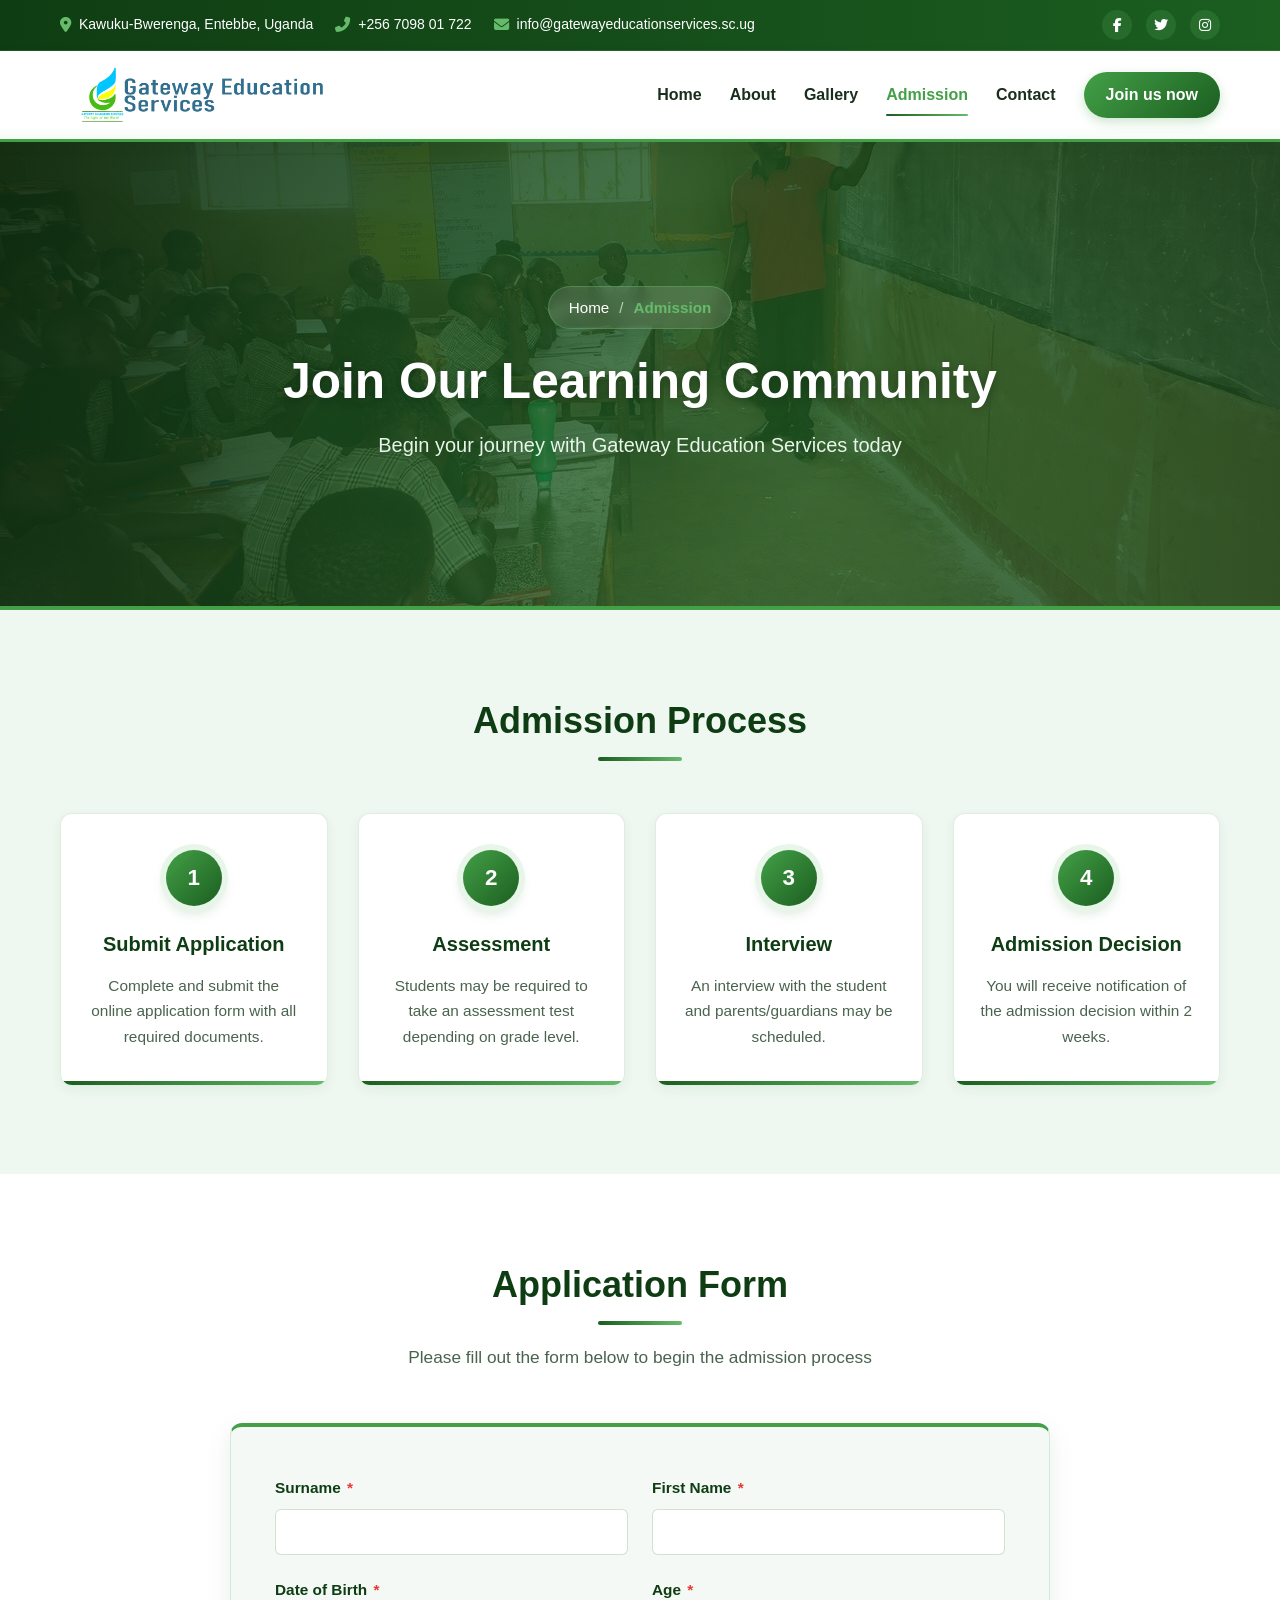
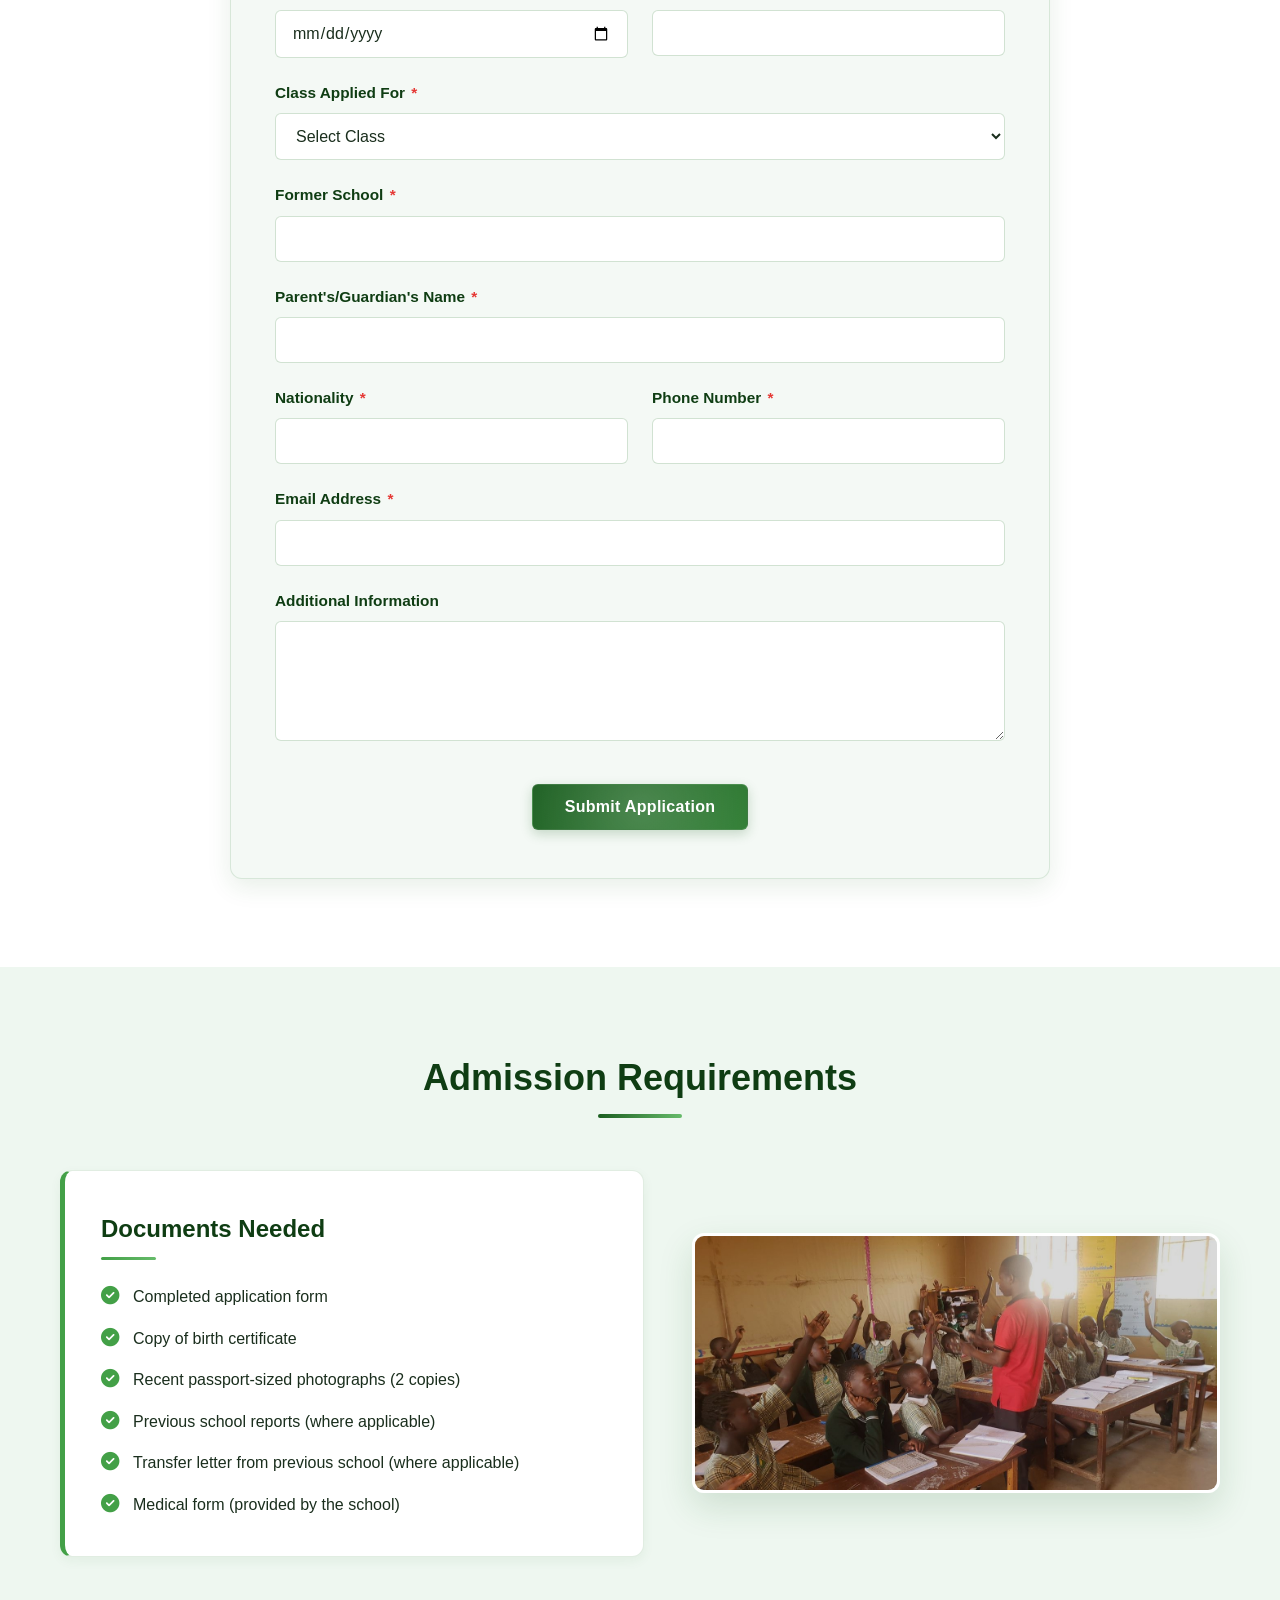
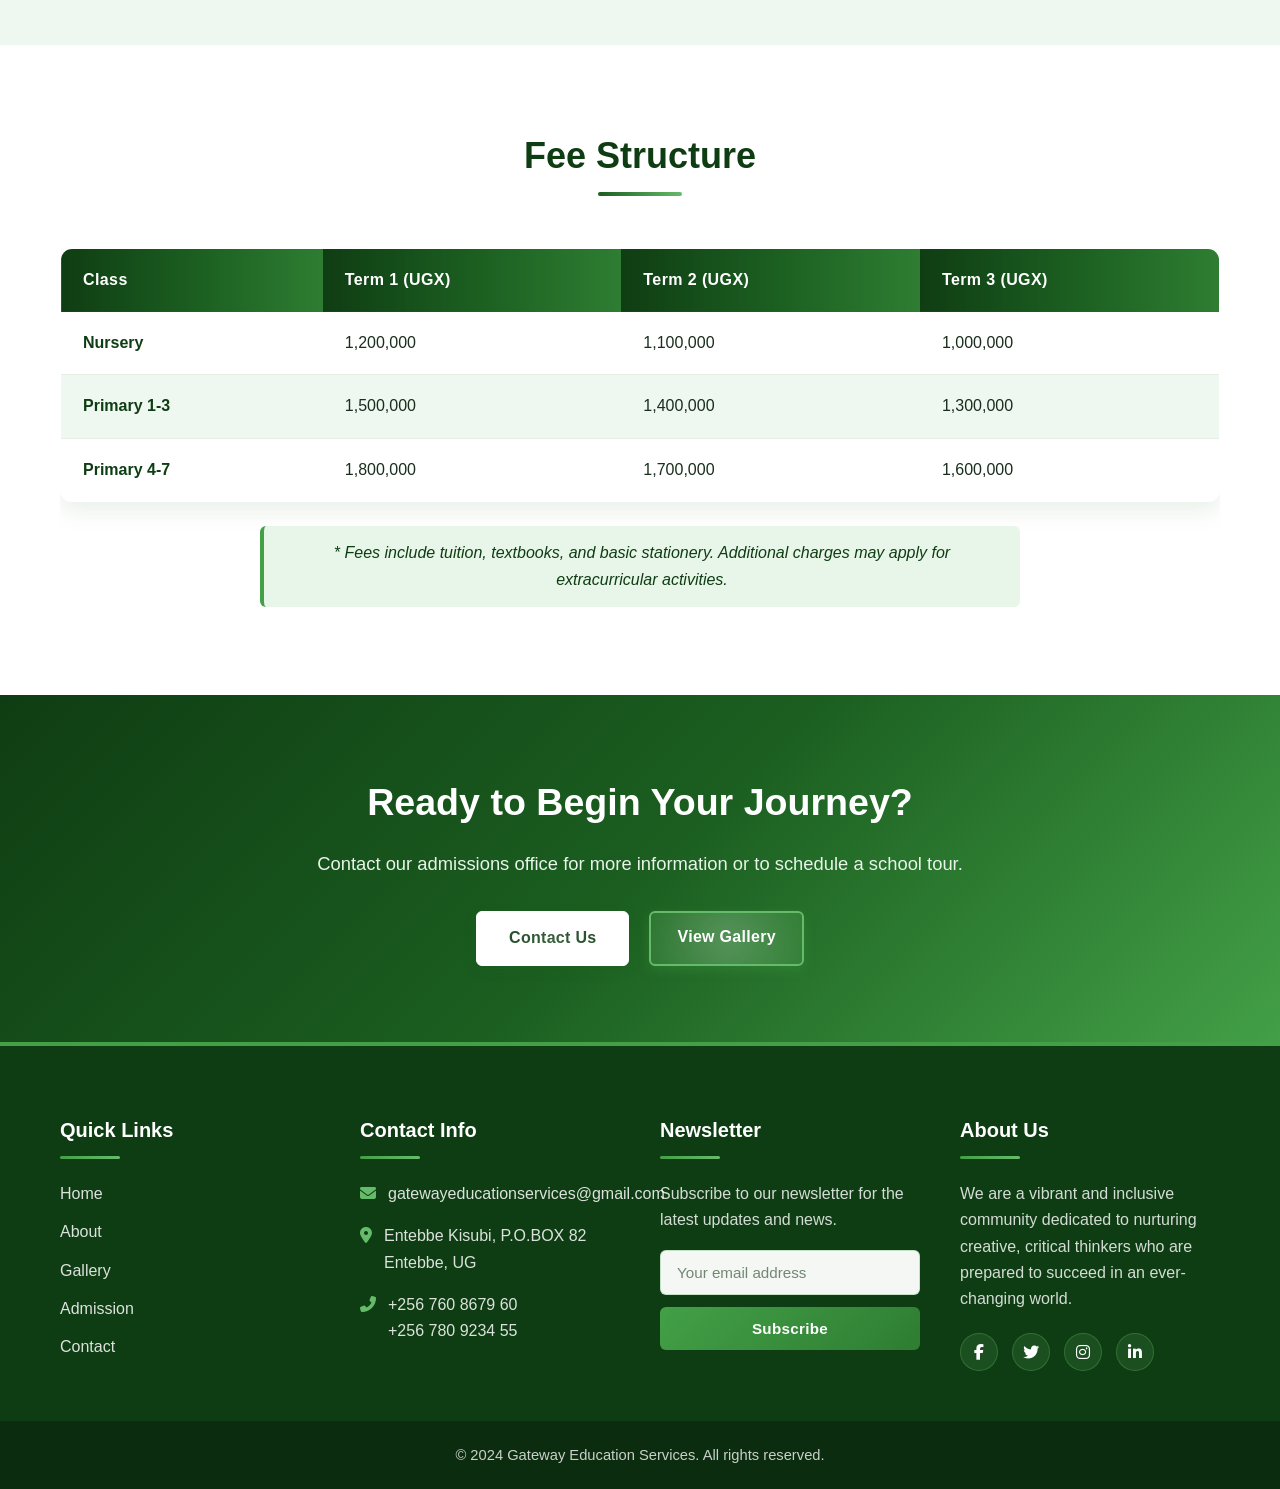
<file: addmission.html>
<!DOCTYPE html>
<html lang="en">

<head>
    <meta charset="UTF-8">
    <meta name="viewport" content="width=device-width, initial-scale=1.0">
    <title>Admission - Gateway Education Services</title>

    <meta name="description"
        content="Apply for admission to Gateway Education Services. Join our vibrant learning community in Uganda.">
    <link rel="icon" type="image/png" href="./assets/images/logo-emblem.png">
    <link rel="shortcut icon" href="./favicon.ico" type="image/x-icon">
    <link rel="apple-touch-icon" href="./assets/images/logo-emblem.png">
    <link rel="stylesheet" href="./assets/css/addmission.css">
    <link rel="stylesheet" href="./assets/css/newsletter.css">
    <link rel="stylesheet" href="https://cdnjs.cloudflare.com/ajax/libs/font-awesome/6.4.0/css/all.min.css">
</head>

<body>
    <!-- Top Bar with Contact Info -->
    <div class="top-bar">
        <div class="container">
            <div class="contact-info">
                <div class="info-item">
                    <i class="fas fa-map-marker-alt"></i>
                    <span>Kawuku-Bwerenga, Entebbe, Uganda</span>
                </div>
                <div class="info-item">
                    <i class="fas fa-phone-alt"></i>
                    <span>+256 7098 01 722</span>
                </div>
                <div class="info-item">
                    <i class="fas fa-envelope"></i>
                    <span>info@gatewayeducationservices.sc.ug</span>
                </div>
            </div>
            <div class="social-links">
                <a href="#" aria-label="Facebook"><i class="fab fa-facebook-f"></i></a>
                <a href="#" aria-label="Twitter"><i class="fab fa-twitter"></i></a>
                <a href="#" aria-label="Instagram"><i class="fab fa-instagram"></i></a>
            </div>
        </div>
    </div>

    <!-- Main Navigation -->
    <nav class="navbar">
        <div class="container">
            <a href="index.html" class="logo">
                <img src="./assets/images/LOGOO2.png" alt="Gateway Education Services Logo">
            </a>
            <button class="menu-toggle" aria-label="Toggle navigation" onclick="toggleMenu()">
                <i class="fas fa-bars"></i>
            </button>
            <div class="nav-links">
                <a href="index.html">Home</a>
                <a href="aboutus.html">About</a>
                <a href="Gallery.html">Gallery</a>
                <a href="addmission.html" class="active">Admission</a>
                <a href="contactus.html">Contact</a>
                <a href="addmission.html" class="btn-apply">Join us now</a>
            </div>
        </div>
    </nav>

    <!-- Hero Banner -->
    <section class="admission-hero">
        <div class="container">
            <div class="breadcrumb">
                <a href="index.html">Home</a>
                <span>/</span>
                <a href="addmission.html" class="active">Admission</a>
            </div>
            <h1>Join Our Learning Community</h1>
            <p>Begin your journey with Gateway Education Services today</p>
        </div>
    </section>

    <main class="admission-main">
        <!-- Admission Process Section -->
        <section class="process-section">
            <div class="container">
                <div class="section-header">
                    <h2 class="section-title">Admission Process</h2>
                    <div class="section-divider"></div>
                </div>
                <div class="process-steps">
                    <div class="step-card">
                        <div class="step-number">1</div>
                        <h3>Submit Application</h3>
                        <p>Complete and submit the online application form with all required documents.</p>
                    </div>
                    <div class="step-card">
                        <div class="step-number">2</div>
                        <h3>Assessment</h3>
                        <p>Students may be required to take an assessment test depending on grade level.</p>
                    </div>
                    <div class="step-card">
                        <div class="step-number">3</div>
                        <h3>Interview</h3>
                        <p>An interview with the student and parents/guardians may be scheduled.</p>
                    </div>
                    <div class="step-card">
                        <div class="step-number">4</div>
                        <h3>Admission Decision</h3>
                        <p>You will receive notification of the admission decision within 2 weeks.</p>
                    </div>
                </div>
            </div>
        </section>

        <!-- Application Form Section -->
        <section class="form-section">
            <div class="container">
                <div class="section-header">
                    <h2 class="section-title">Application Form</h2>
                    <div class="section-divider"></div>
                    <p class="section-subtitle">Please fill out the form below to begin the admission process</p>
                </div>

                <form class="admission-form" action="addmission.php" method="POST">
                    <div class="form-row">
                        <div class="form-group">
                            <label for="surname">Surname <span class="required">*</span></label>
                            <input type="text" id="surname" name="surname" required>
                        </div>
                        <div class="form-group">
                            <label for="firstname">First Name <span class="required">*</span></label>
                            <input type="text" id="firstname" name="firstname" required>
                        </div>
                    </div>

                    <div class="form-row">
                        <div class="form-group">
                            <label for="dateofbirth">Date of Birth <span class="required">*</span></label>
                            <input type="date" id="dateofbirth" name="dateofbirth" required>
                        </div>
                        <div class="form-group">
                            <label for="age">Age <span class="required">*</span></label>
                            <input type="number" id="age" name="age" min="1" max="25" required>
                        </div>
                    </div>

                    <div class="form-group">
                        <label for="classapplied">Class Applied For <span class="required">*</span></label>
                        <select id="classapplied" name="classapplied" required>
                            <option value="">Select Class</option>
                            <option value="Nursery">Nursery</option>
                            <option value="Primary 1">Primary 1</option>
                            <option value="Primary 2">Primary 2</option>
                            <option value="Primary 3">Primary 3</option>
                            <option value="Primary 4">Primary 4</option>
                            <option value="Primary 5">Primary 5</option>
                            <option value="Primary 6">Primary 6</option>
                            <option value="Primary 7">Primary 7</option>
                        </select>
                    </div>

                    <div class="form-group">
                        <label for="formerschool">Former School <span class="required">*</span></label>
                        <input type="text" id="formerschool" name="formerschool" required>
                    </div>

                    <div class="form-group">
                        <label for="parentname">Parent's/Guardian's Name <span class="required">*</span></label>
                        <input type="text" id="parentname" name="parentname" required>
                    </div>

                    <div class="form-row">
                        <div class="form-group">
                            <label for="nationality">Nationality <span class="required">*</span></label>
                            <input type="text" id="nationality" name="nationality" required>
                        </div>
                        <div class="form-group">
                            <label for="phone">Phone Number <span class="required">*</span></label>
                            <input type="tel" id="phone" name="phone" required>
                        </div>
                    </div>

                    <div class="form-group">
                        <label for="email">Email Address <span class="required">*</span></label>
                        <input type="email" id="email" name="email" required>
                    </div>

                    <div class="form-group">
                        <label for="message">Additional Information</label>
                        <textarea id="message" name="message" rows="4"></textarea>
                    </div>

                    <div class="form-submit">
                        <button type="submit" class="btn-primary">Submit Application</button>
                    </div>

                </form>
            </div>
        </section>

        <!-- Requirements Section -->
        <section class="requirements-section">
            <div class="container">
                <div class="section-header">
                    <h2 class="section-title">Admission Requirements</h2>
                    <div class="section-divider"></div>
                </div>
                <div class="requirements-content">
                    <div class="requirements-list">
                        <h3>Documents Needed</h3>
                        <ul>
                            <li><i class="fas fa-check-circle"></i> Completed application form</li>
                            <li><i class="fas fa-check-circle"></i> Copy of birth certificate</li>
                            <li><i class="fas fa-check-circle"></i> Recent passport-sized photographs (2 copies)</li>
                            <li><i class="fas fa-check-circle"></i> Previous school reports (where applicable)</li>
                            <li><i class="fas fa-check-circle"></i> Transfer letter from previous school (where
                                applicable)</li>
                            <li><i class="fas fa-check-circle"></i> Medical form (provided by the school)</li>
                        </ul>
                    </div>
                    <div class="requirements-image">
                        <img src="./assets/images/room.jpg" alt="Gateway classroom" loading="lazy">
                    </div>
                </div>
            </div>
        </section>

        <!-- Fees Section -->
        <section class="fees-section">
            <div class="container">
                <div class="section-header">
                    <h2 class="section-title">Fee Structure</h2>
                    <div class="section-divider"></div>
                </div>
                <div class="fees-table">
                    <table>
                        <thead>
                            <tr>
                                <th>Class</th>
                                <th>Term 1 (UGX)</th>
                                <th>Term 2 (UGX)</th>
                                <th>Term 3 (UGX)</th>
                            </tr>
                        </thead>
                        <tbody>
                            <tr>
                                <td>Nursery</td>
                                <td>1,200,000</td>
                                <td>1,100,000</td>
                                <td>1,000,000</td>
                            </tr>
                            <tr>
                                <td>Primary 1-3</td>
                                <td>1,500,000</td>
                                <td>1,400,000</td>
                                <td>1,300,000</td>
                            </tr>
                            <tr>
                                <td>Primary 4-7</td>
                                <td>1,800,000</td>
                                <td>1,700,000</td>
                                <td>1,600,000</td>
                            </tr>
                        </tbody>
                    </table>
                    <p class="fees-note">* Fees include tuition, textbooks, and basic stationery. Additional charges may
                        apply for extracurricular activities.</p>
                </div>
            </div>
        </section>

        <!-- CTA Section -->
        <section class="cta-section">
            <div class="container">
                <div class="cta-content">
                    <h2>Ready to Begin Your Journey?</h2>
                    <p>Contact our admissions office for more information or to schedule a school tour.</p>
                    <div class="cta-buttons">
                        <a href="contactus.html" class="btn-primary">Contact Us</a>
                        <a href="Gallery.html" class="btn-secondary">View Gallery</a>
                    </div>
                </div>
            </div>
        </section>
    </main>

    <!-- Footer -->
    <footer class="footer">
        <div class="container">
            <div class="footer-grid">
                <div class="footer-col">
                    <h3>Quick Links</h3>
                    <ul>
                        <li><a href="index.html">Home</a></li>
                        <li><a href="aboutus.html">About</a></li>
                        <li><a href="Gallery.html">Gallery</a></li>
                        <li><a href="addmission.html">Admission</a></li>
                        <li><a href="contactus.html">Contact</a></li>
                    </ul>
                </div>
                <div class="footer-col">
                    <h3>Contact Info</h3>
                    <ul class="contact-info">
                        <li><i class="fas fa-envelope"></i> gatewayeducationservices@gmail.com</li>
                        <li><i class="fas fa-map-marker-alt"></i> Entebbe Kisubi, P.O.BOX 82 Entebbe, UG</li>
                        <li><i class="fas fa-phone-alt"></i> +256 760 8679 60<br>+256 780 9234 55</li>
                    </ul>
                </div>
                <div class="footer-col">
                    <h3>Newsletter</h3>
                    <p>Subscribe to our newsletter for the latest updates and news.</p>
                    <form class="newsletter-form" action="newsletter.php" method="POST" novalidate>
                        <div class="newsletter-input-wrap">
                            <input type="email" name="email" placeholder="Your email address" required aria-label="Your email address">
                        </div>
                        <button type="submit">Subscribe</button>
                        <div class="newsletter-feedback" role="alert" aria-live="polite"></div>
                    </form>
                </div>
                <div class="footer-col">
                    <h3>About Us</h3>
                    <p>We are a vibrant and inclusive community dedicated to nurturing creative, critical thinkers who
                        are prepared to succeed in an ever-changing world.</p>
                    <div class="footer-social">
                        <a href="#" aria-label="Facebook"><i class="fab fa-facebook-f"></i></a>
                        <a href="#" aria-label="Twitter"><i class="fab fa-twitter"></i></a>
                        <a href="#" aria-label="Instagram"><i class="fab fa-instagram"></i></a>
                        <a href="#" aria-label="LinkedIn"><i class="fab fa-linkedin-in"></i></a>
                    </div>
                </div>
            </div>
        </div>
        <div class="footer-bottom">
            <div class="container">
                <p>&copy; 2024 Gateway Education Services. All rights reserved.</p>
            </div>
        </div>
    </footer>

    <script src="./assets/js/admission.js"></script>
    <script src="./assets/js/newsletter.js" defer></script>

   
</body>

</html>
</file>
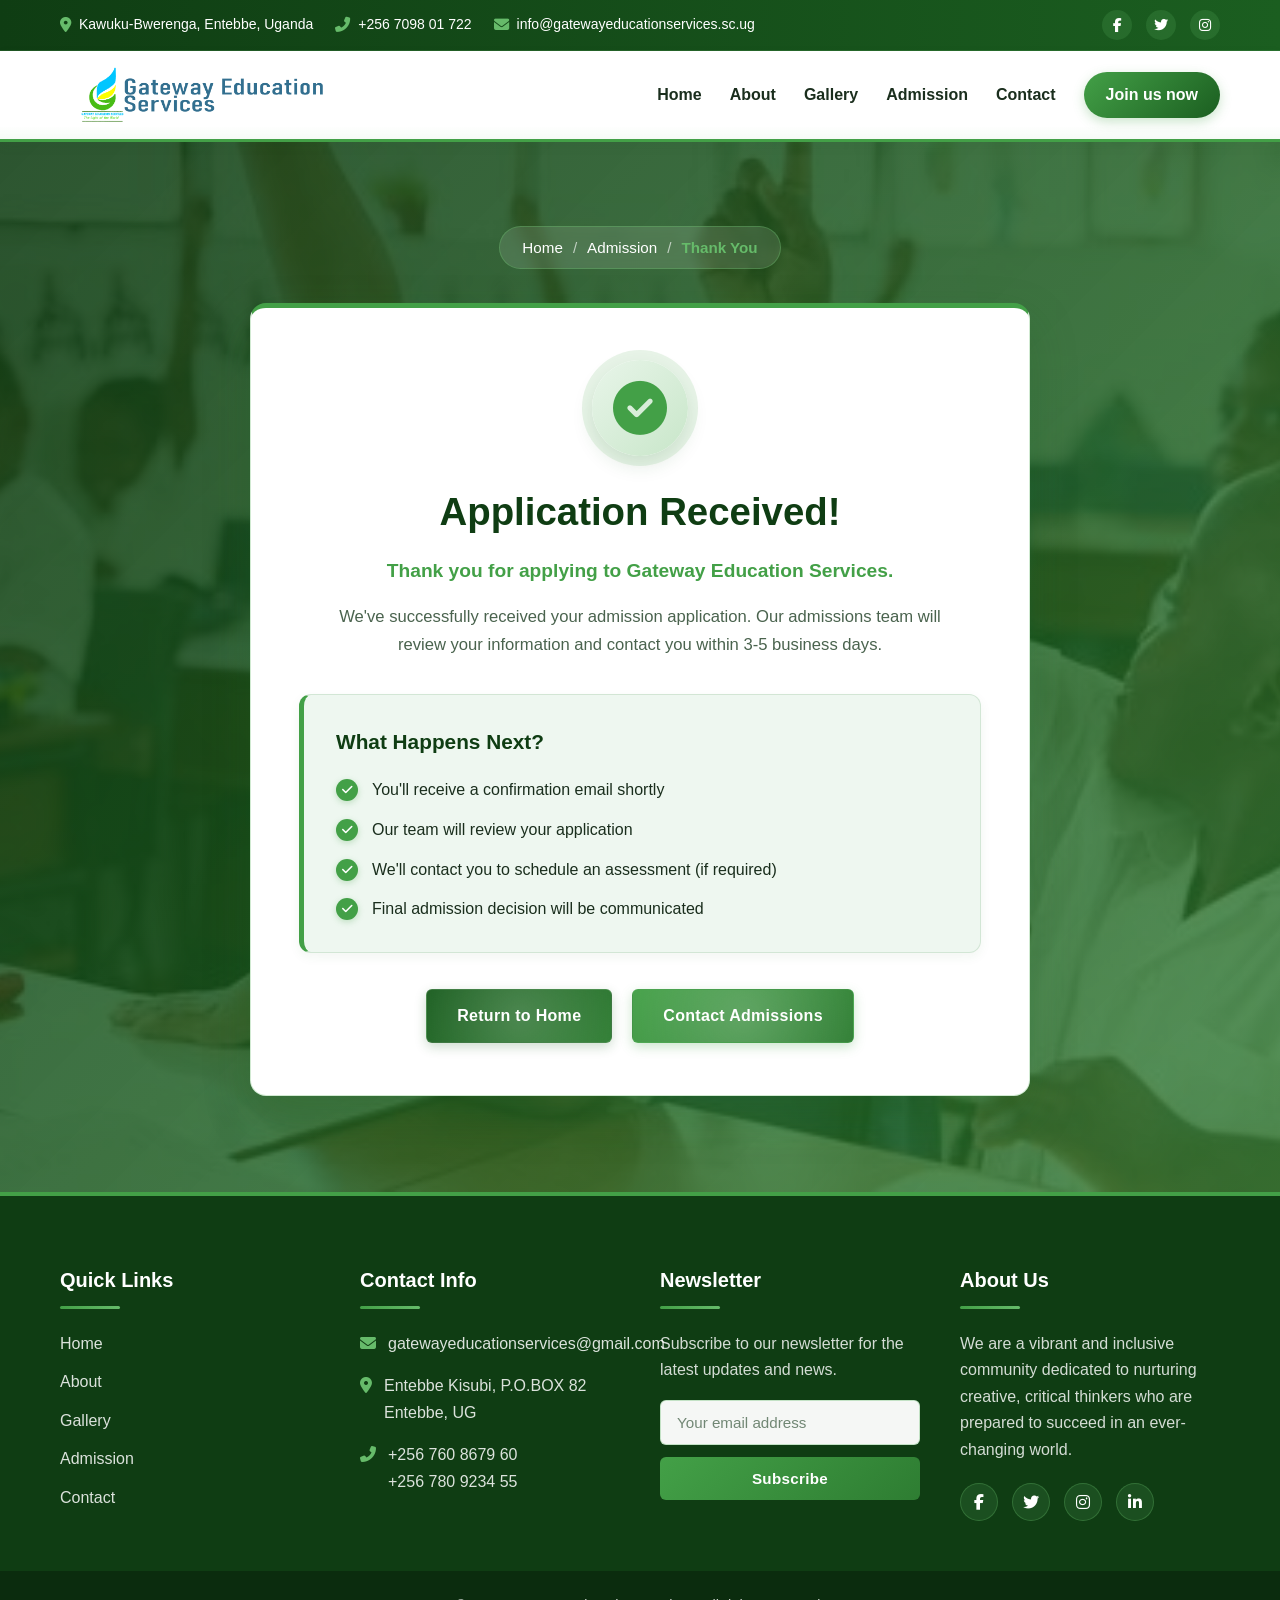
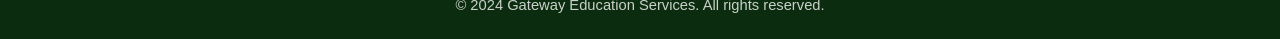
<file: admission-thank-you.html>
<!DOCTYPE html>
<html lang="en">

<head>
    <meta charset="UTF-8">
    <meta name="viewport" content="width=device-width, initial-scale=1.0">
    <title>Thank You - Gateway Education Services</title>
    <meta name="description" content="Thank you for applying to Gateway Education Services. We've received your admission application.">
    <link rel="icon" type="image/png" href="./assets/images/logo-emblem.png">
    <link rel="shortcut icon" href="./favicon.ico" type="image/x-icon">
    <link rel="apple-touch-icon" href="./assets/images/logo-emblem.png">
    <link rel="stylesheet" href="./assets/css/admission-thank-you.css">
    <link rel="stylesheet" href="./assets/css/newsletter.css">
    <link rel="stylesheet" href="https://cdnjs.cloudflare.com/ajax/libs/font-awesome/6.4.0/css/all.min.css">
</head>

<body>
    <!-- Top Bar with Contact Info -->
    <div class="top-bar">
        <div class="container">
            <div class="contact-info">
                <div class="info-item">
                    <i class="fas fa-map-marker-alt"></i>
                    <span>Kawuku-Bwerenga, Entebbe, Uganda</span>
                </div>
                <div class="info-item">
                    <i class="fas fa-phone-alt"></i>
                    <span>+256 7098 01 722</span>
                </div>
                <div class="info-item">
                    <i class="fas fa-envelope"></i>
                    <span>info@gatewayeducationservices.sc.ug</span>
                </div>
            </div>
            <div class="social-links">
                <a href="#" aria-label="Facebook"><i class="fab fa-facebook-f"></i></a>
                <a href="#" aria-label="Twitter"><i class="fab fa-twitter"></i></a>
                <a href="#" aria-label="Instagram"><i class="fab fa-instagram"></i></a>
            </div>
        </div>
    </div>
    
    <!-- Main Navigation -->
    <nav class="navbar">
        <div class="container">
            <a href="index.html" class="logo">
                <img src="./assets/images/LOGOO2.png" alt="Gateway Education Services Logo">
            </a>
            <button class="menu-toggle" aria-label="Toggle navigation" onclick="toggleMenu()">
                <i class="fas fa-bars"></i>
            </button>
            <div class="nav-links">
                <a href="index.html">Home</a>
                <a href="aboutus.html">About</a>
                <a href="Gallery.html">Gallery</a>
                <a href="addmission.html">Admission</a>
                <a href="contactus.html">Contact</a>
                <a href="addmission.html" class="btn-apply">Join us now</a>
            </div>
        </div>
    </nav>

    <!-- Thank You Hero Section -->
    <section class="thank-you-hero">
        <div class="container">
            <div class="breadcrumb">
                <a href="index.html">Home</a>
                <span>/</span>
                <a href="addmission.html">Admission</a>
                <span>/</span>
                <a href="#" class="active">Thank You</a>
            </div>
            <div class="thank-you-content">
                <div class="checkmark-circle">
                    <i class="fas fa-check-circle"></i>
                </div>
                <h1>Application Received!</h1>
                <p class="lead">Thank you for applying to Gateway Education Services.</p>
                <p>We've successfully received your admission application. Our admissions team will review your information and contact you within 3-5 business days.</p>
                
                <div class="next-steps">
                    <h3>What Happens Next?</h3>
                    <ul>
                        <li><i class="fas fa-check"></i> You'll receive a confirmation email shortly</li>
                        <li><i class="fas fa-check"></i> Our team will review your application</li>
                        <li><i class="fas fa-check"></i> We'll contact you to schedule an assessment (if required)</li>
                        <li><i class="fas fa-check"></i> Final admission decision will be communicated</li>
                    </ul>
                </div>
                
                <div class="action-buttons">
                    <a href="index.html" class="btn-primary">Return to Home</a>
                    <a href="contactus.html" class="btn-secondary">Contact Admissions</a>
                </div>
            </div>
        </div>
    </section>

    <!-- Footer -->
    <footer class="footer">
        <div class="container">
            <div class="footer-grid">
                <div class="footer-col">
                    <h3>Quick Links</h3>
                    <ul>
                        <li><a href="index.html">Home</a></li>
                        <li><a href="aboutus.html">About</a></li>
                        <li><a href="Gallery.html">Gallery</a></li>
                        <li><a href="addmission.html">Admission</a></li>
                        <li><a href="contactus.html">Contact</a></li>
                    </ul>
                </div>
                <div class="footer-col">
                    <h3>Contact Info</h3>
                    <ul class="contact-info">
                        <li><i class="fas fa-envelope"></i> gatewayeducationservices@gmail.com</li>
                        <li><i class="fas fa-map-marker-alt"></i> Entebbe Kisubi, P.O.BOX 82 Entebbe, UG</li>
                        <li><i class="fas fa-phone-alt"></i> +256 760 8679 60<br>+256 780 9234 55</li>
                    </ul>
                </div>
                <div class="footer-col">
                    <h3>Newsletter</h3>
                    <p>Subscribe to our newsletter for the latest updates and news.</p>
                    <form class="newsletter-form" action="newsletter.php" method="POST" novalidate>
                        <div class="newsletter-input-wrap">
                            <input type="email" name="email" placeholder="Your email address" required aria-label="Your email address">
                        </div>
                        <button type="submit">Subscribe</button>
                        <div class="newsletter-feedback" role="alert" aria-live="polite"></div>
                    </form>
                </div>
                <div class="footer-col">
                    <h3>About Us</h3>
                    <p>We are a vibrant and inclusive community dedicated to nurturing creative, critical thinkers who are prepared to succeed in an ever-changing world.</p>
                    <div class="footer-social">
                        <a href="#" aria-label="Facebook"><i class="fab fa-facebook-f"></i></a>
                        <a href="#" aria-label="Twitter"><i class="fab fa-twitter"></i></a>
                        <a href="#" aria-label="Instagram"><i class="fab fa-instagram"></i></a>
                        <a href="#" aria-label="LinkedIn"><i class="fab fa-linkedin-in"></i></a>
                    </div>
                </div>
            </div>
        </div>
        <div class="footer-bottom">
            <div class="container">
                <p>&copy; 2024 Gateway Education Services. All rights reserved.</p>
            </div>
        </div>
    </footer>

    <script src="./assets/js/admission-thank-you.js"></script>
    <script src="./assets/js/newsletter.js" defer></script>
</body>
</html>
</file>
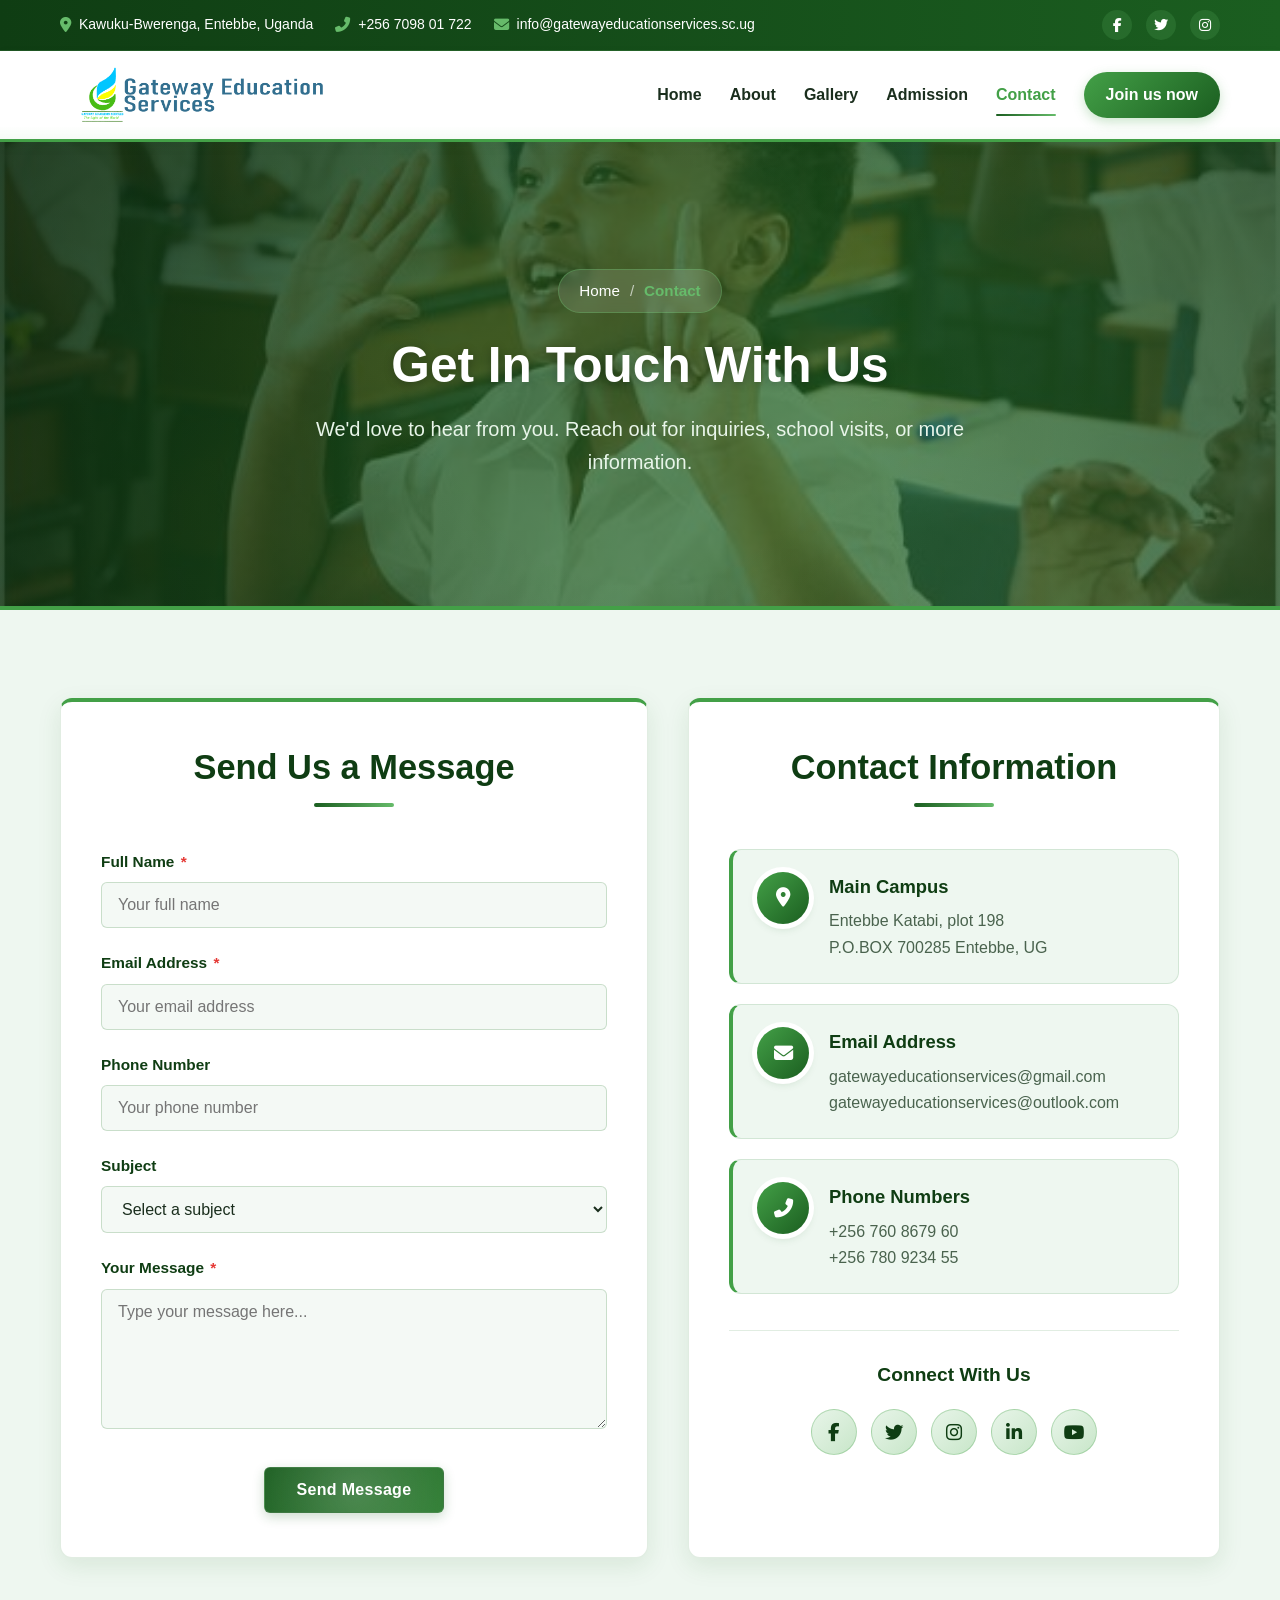
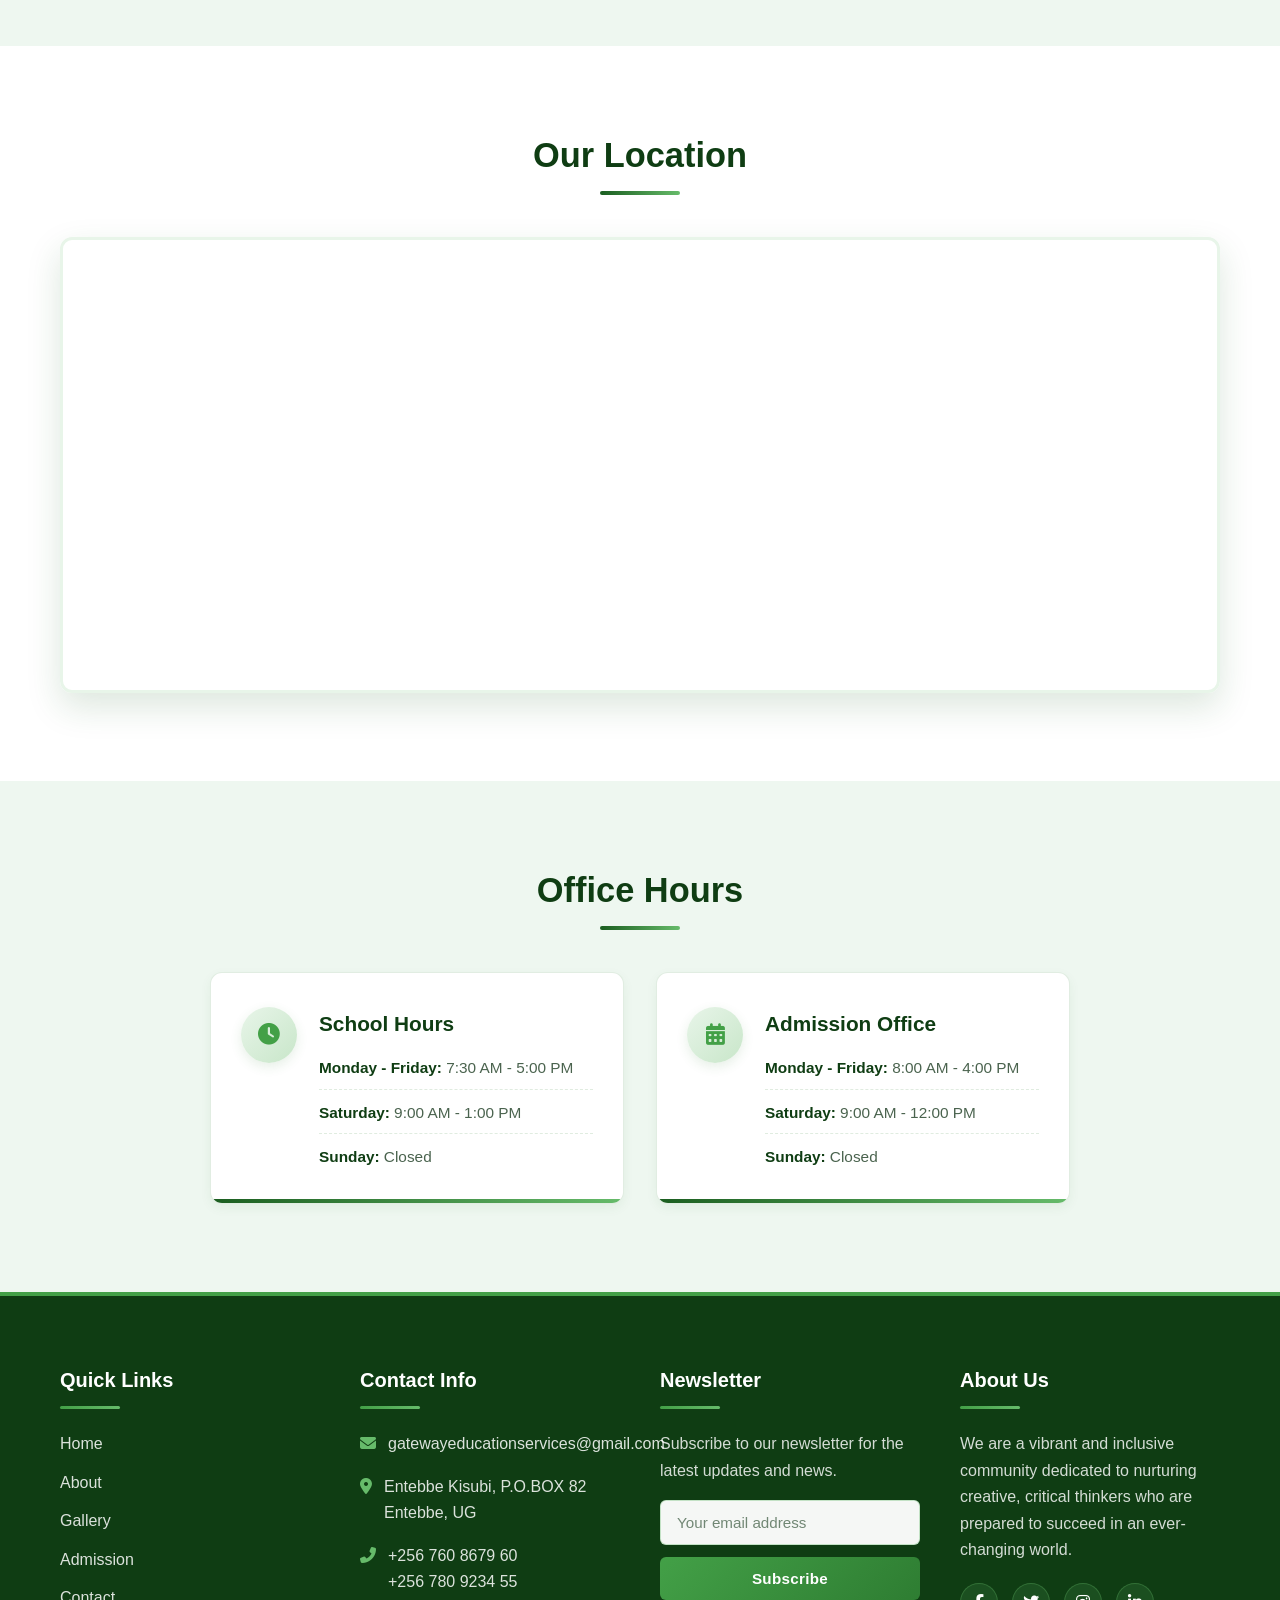
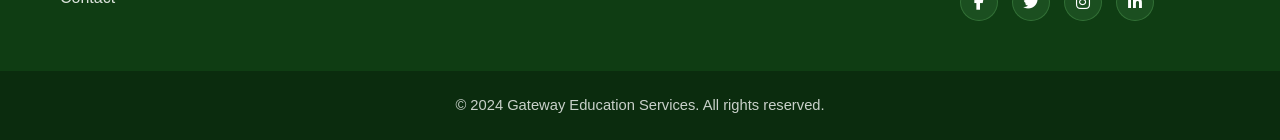
<file: contactus.html>
<!DOCTYPE html>
<html lang="en">

<head>
    <meta charset="UTF-8">
    <meta name="viewport" content="width=device-width, initial-scale=1.0">
    <title>Contact Us - Gateway Education Services</title>
    <meta name="description" content="Contact Gateway Education Services. Reach out for inquiries, school visits, or more information about our programs.">
    <link rel="icon" type="image/png" href="./assets/images/logo-emblem.png">
    <link rel="shortcut icon" href="./favicon.ico" type="image/x-icon">
    <link rel="apple-touch-icon" href="./assets/images/logo-emblem.png">
    <link rel="stylesheet" href="./assets/css/contact us.css">
    <link rel="stylesheet" href="./assets/css/newsletter.css">
    <link rel="stylesheet" href="https://cdnjs.cloudflare.com/ajax/libs/font-awesome/6.4.0/css/all.min.css">
</head>

<body>
    <!-- Top Bar with Contact Info -->
    <div class="top-bar">
        <div class="container">
            <div class="contact-info">
                <div class="info-item">
                    <i class="fas fa-map-marker-alt"></i>
                    <span>Kawuku-Bwerenga, Entebbe, Uganda</span>
                </div>
                <div class="info-item">
                    <i class="fas fa-phone-alt"></i>
                    <span>+256 7098 01 722</span>
                </div>
                <div class="info-item">
                    <i class="fas fa-envelope"></i>
                    <span>info@gatewayeducationservices.sc.ug</span>
                </div>
            </div>
            <div class="social-links">
                <a href="#" aria-label="Facebook"><i class="fab fa-facebook-f"></i></a>
                <a href="#" aria-label="Twitter"><i class="fab fa-twitter"></i></a>
                <a href="#" aria-label="Instagram"><i class="fab fa-instagram"></i></a>
            </div>
        </div>
    </div>
    
    <!-- Main Navigation -->
    <nav class="navbar">
        <div class="container">
            <a href="index.html" class="logo">
                <img src="./assets/images/LOGOO2.png" alt="Gateway Education Services Logo">
            </a>
            <button class="menu-toggle" aria-label="Toggle navigation" onclick="toggleMenu()">
                <i class="fas fa-bars"></i>
            </button>
            <div class="nav-links">
                <a href="index.html">Home</a>
                <a href="aboutus.html">About</a>
                <a href="Gallery.html">Gallery</a>
                <a href="addmission.html">Admission</a>
                <a href="contactus.html" class="active">Contact</a>
                <a href="addmission.html" class="btn-apply">Join us now</a>
            </div>
        </div>
    </nav>

    <!-- Hero Banner -->
    <section class="contact-hero">
        <div class="container">
            <div class="breadcrumb">
                <a href="index.html">Home</a>
                <span>/</span>
                <a href="contactus.html" class="active">Contact</a>
            </div>
            <h1>Get In Touch With Us</h1>
            <p>We'd love to hear from you. Reach out for inquiries, school visits, or more information.</p>
        </div>
    </section>

    <main class="contact-main">
        <!-- Contact Form Section -->
        <section class="contact-form-section">
            <div class="container">
                <div class="contact-grid">
                    <div class="form-container">
                        <div class="section-header">
                            <h2 class="section-title">Send Us a Message</h2>
                            <div class="section-divider"></div>
                        </div>
                        <form class="contact-form" action="contact.php" method="POST" id="contactForm">
                            <div class="form-group">
                                <label for="name">Full Name <span class="required">*</span></label>
                                <input type="text" id="name" name="name" placeholder="Your full name" required>
                            </div>
                            <div class="form-group">
                                <label for="email">Email Address <span class="required">*</span></label>
                                <input type="email" id="email" name="email" placeholder="Your email address" required>
                            </div>
                            <div class="form-group">
                                <label for="phone">Phone Number</label>
                                <input type="tel" id="phone" name="phone" placeholder="Your phone number">
                            </div>
                            <div class="form-group">
                                <label for="subject">Subject</label>
                                <select id="subject" name="subject">
                                    <option value="">Select a subject</option>
                                    <option value="Admission">Admission Inquiry</option>
                                    <option value="General">General Inquiry</option>
                                    <option value="Visit">School Visit Request</option>
                                    <option value="Feedback">Feedback</option>
                                    <option value="Other">Other</option>
                                </select>
                            </div>
                            <div class="form-group">
                                <label for="message">Your Message <span class="required">*</span></label>
                                <textarea id="message" name="message" rows="5" placeholder="Type your message here..." required></textarea>
                            </div>
                            <div class="form-submit">
                                <button type="submit" class="btn-primary">Send Message</button>
                            </div>
                        </form>
                    </div>

                    <!-- Contact Info Section -->
                    <div class="info-container">
                        <div class="section-header">
                            <h2 class="section-title">Contact Information</h2>
                            <div class="section-divider"></div>
                        </div>
                        <div class="contact-info-cards">
                            <div class="contact-card">
                                <div class="contact-icon">
                                    <i class="fas fa-map-marker-alt"></i>
                                </div>
                                <div class="contact-details">
                                    <h3>Main Campus</h3>
                                    <p>Entebbe Katabi, plot 198<br>P.O.BOX 700285 Entebbe, UG</p>
                                </div>
                            </div>
                           
                            <div class="contact-card">
                                <div class="contact-icon">
                                    <i class="fas fa-envelope"></i>
                                </div>
                                <div class="contact-details">
                                    <h3>Email Address</h3>
                                    <p>gatewayeducationservices@gmail.com<br>gatewayeducationservices@outlook.com</p>
                                </div>
                            </div>
                            <div class="contact-card">
                                <div class="contact-icon">
                                    <i class="fas fa-phone-alt"></i>
                                </div>
                                <div class="contact-details">
                                    <h3>Phone Numbers</h3>
                                    <p>+256 760 8679 60<br>+256 780 9234 55</p>
                                </div>
                            </div>
                        </div>

                        <!-- Social Media Links -->
                        <div class="social-media">
                            <h3>Connect With Us</h3>
                            <div class="social-links">
                                <a href="#" aria-label="Facebook" class="social-link"><i class="fab fa-facebook-f"></i></a>
                                <a href="#" aria-label="Twitter" class="social-link"><i class="fab fa-twitter"></i></a>
                                <a href="#" aria-label="Instagram" class="social-link"><i class="fab fa-instagram"></i></a>
                                <a href="#" aria-label="LinkedIn" class="social-link"><i class="fab fa-linkedin-in"></i></a>
                                <a href="#" aria-label="YouTube" class="social-link"><i class="fab fa-youtube"></i></a>
                            </div>
                        </div>
                    </div>
                </div>
            </div>
        </section>

        <!-- Map Section -->
        <section class="map-section">
            <div class="container">
                <div class="section-header">
                    <h2 class="section-title">Our Location</h2>
                    <div class="section-divider"></div>
                </div>
                <div class="map-container">
                    <iframe 
                        src="https://www.google.com/maps/embed?pb=!1m18!1m12!1m3!1d3989.8067455836085!2d32.57409827485354!3d0.13801209986063173!2m3!1f0!2f0!3f0!3m2!1i1024!2i768!4f13.1!3m3!1m2!1s0x177d9184c5ba0281%3A0xe171ecd2675b7304!2sGateway%20Nursery%20and%20Primary%20school%20Bwerenga%20Kisubi%20Uganda!5e0!3m2!1sen!2sug!4v1721376557933!5m2!1sen!2sug" 
                        width="100%" 
                        height="450" 
                        style="border:0;" 
                        allowfullscreen="" 
                        loading="lazy" 
                        referrerpolicy="no-referrer-when-downgrade">
                    </iframe>
                </div>
            </div>
        </section>

        <!-- Contact Hours Section -->
        <section class="hours-section">
            <div class="container">
                <div class="section-header">
                    <h2 class="section-title">Office Hours</h2>
                    <div class="section-divider"></div>
                </div>
                <div class="hours-container">
                    <div class="hours-card">
                        <div class="hours-icon">
                            <i class="fas fa-clock"></i>
                        </div>
                        <div class="hours-details">
                            <h3>School Hours</h3>
                            <ul>
                                <li><strong>Monday - Friday:</strong> 7:30 AM - 5:00 PM</li>
                                <li><strong>Saturday:</strong> 9:00 AM - 1:00 PM</li>
                                <li><strong>Sunday:</strong> Closed</li>
                            </ul>
                        </div>
                    </div>
                    <div class="hours-card">
                        <div class="hours-icon">
                            <i class="fas fa-calendar-alt"></i>
                        </div>
                        <div class="hours-details">
                            <h3>Admission Office</h3>
                            <ul>
                                <li><strong>Monday - Friday:</strong> 8:00 AM - 4:00 PM</li>
                                <li><strong>Saturday:</strong> 9:00 AM - 12:00 PM</li>
                                <li><strong>Sunday:</strong> Closed</li>
                            </ul>
                        </div>
                    </div>
                </div>
            </div>
        </section>
    </main>

    <!-- Footer -->
    <footer class="footer">
        <div class="container">
            <div class="footer-grid">
                <div class="footer-col">
                    <h3>Quick Links</h3>
                    <ul>
                        <li><a href="index.html">Home</a></li>
                        <li><a href="aboutus.html">About</a></li>
                        <li><a href="Gallery.html">Gallery</a></li>
                        <li><a href="addmission.html">Admission</a></li>
                        <li><a href="contactus.html">Contact</a></li>
                    </ul>
                </div>
                <div class="footer-col">
                    <h3>Contact Info</h3>
                    <ul class="contact-info">
                        <li><i class="fas fa-envelope"></i> gatewayeducationservices@gmail.com</li>
                        <li><i class="fas fa-map-marker-alt"></i> Entebbe Kisubi, P.O.BOX 82 Entebbe, UG</li>
                        <li><i class="fas fa-phone-alt"></i> +256 760 8679 60<br>+256 780 9234 55</li>
                    </ul>
                </div>
                <div class="footer-col">
                    <h3>Newsletter</h3>
                    <p>Subscribe to our newsletter for the latest updates and news.</p>
                    <form class="newsletter-form" action="newsletter.php" method="POST" novalidate>
                        <div class="newsletter-input-wrap">
                            <input type="email" name="email" placeholder="Your email address" required aria-label="Your email address">
                        </div>
                        <button type="submit">Subscribe</button>
                        <div class="newsletter-feedback" role="alert" aria-live="polite"></div>
                    </form>
                </div>
                <div class="footer-col">
                    <h3>About Us</h3>
                    <p>We are a vibrant and inclusive community dedicated to nurturing creative, critical thinkers who are prepared to succeed in an ever-changing world.</p>
                    <div class="footer-social">
                        <a href="#" aria-label="Facebook"><i class="fab fa-facebook-f"></i></a>
                        <a href="#" aria-label="Twitter"><i class="fab fa-twitter"></i></a>
                        <a href="#" aria-label="Instagram"><i class="fab fa-instagram"></i></a>
                        <a href="#" aria-label="LinkedIn"><i class="fab fa-linkedin-in"></i></a>
                    </div>
                </div>
            </div>
        </div>
        <div class="footer-bottom">
            <div class="container">
                <p>&copy; 2024 Gateway Education Services. All rights reserved.</p>
            </div>
        </div>
    </footer>

    <script src="./assets/js/contact.js"></script>
    <script src="./assets/js/newsletter.js" defer></script>
</body>

</html>
</file>
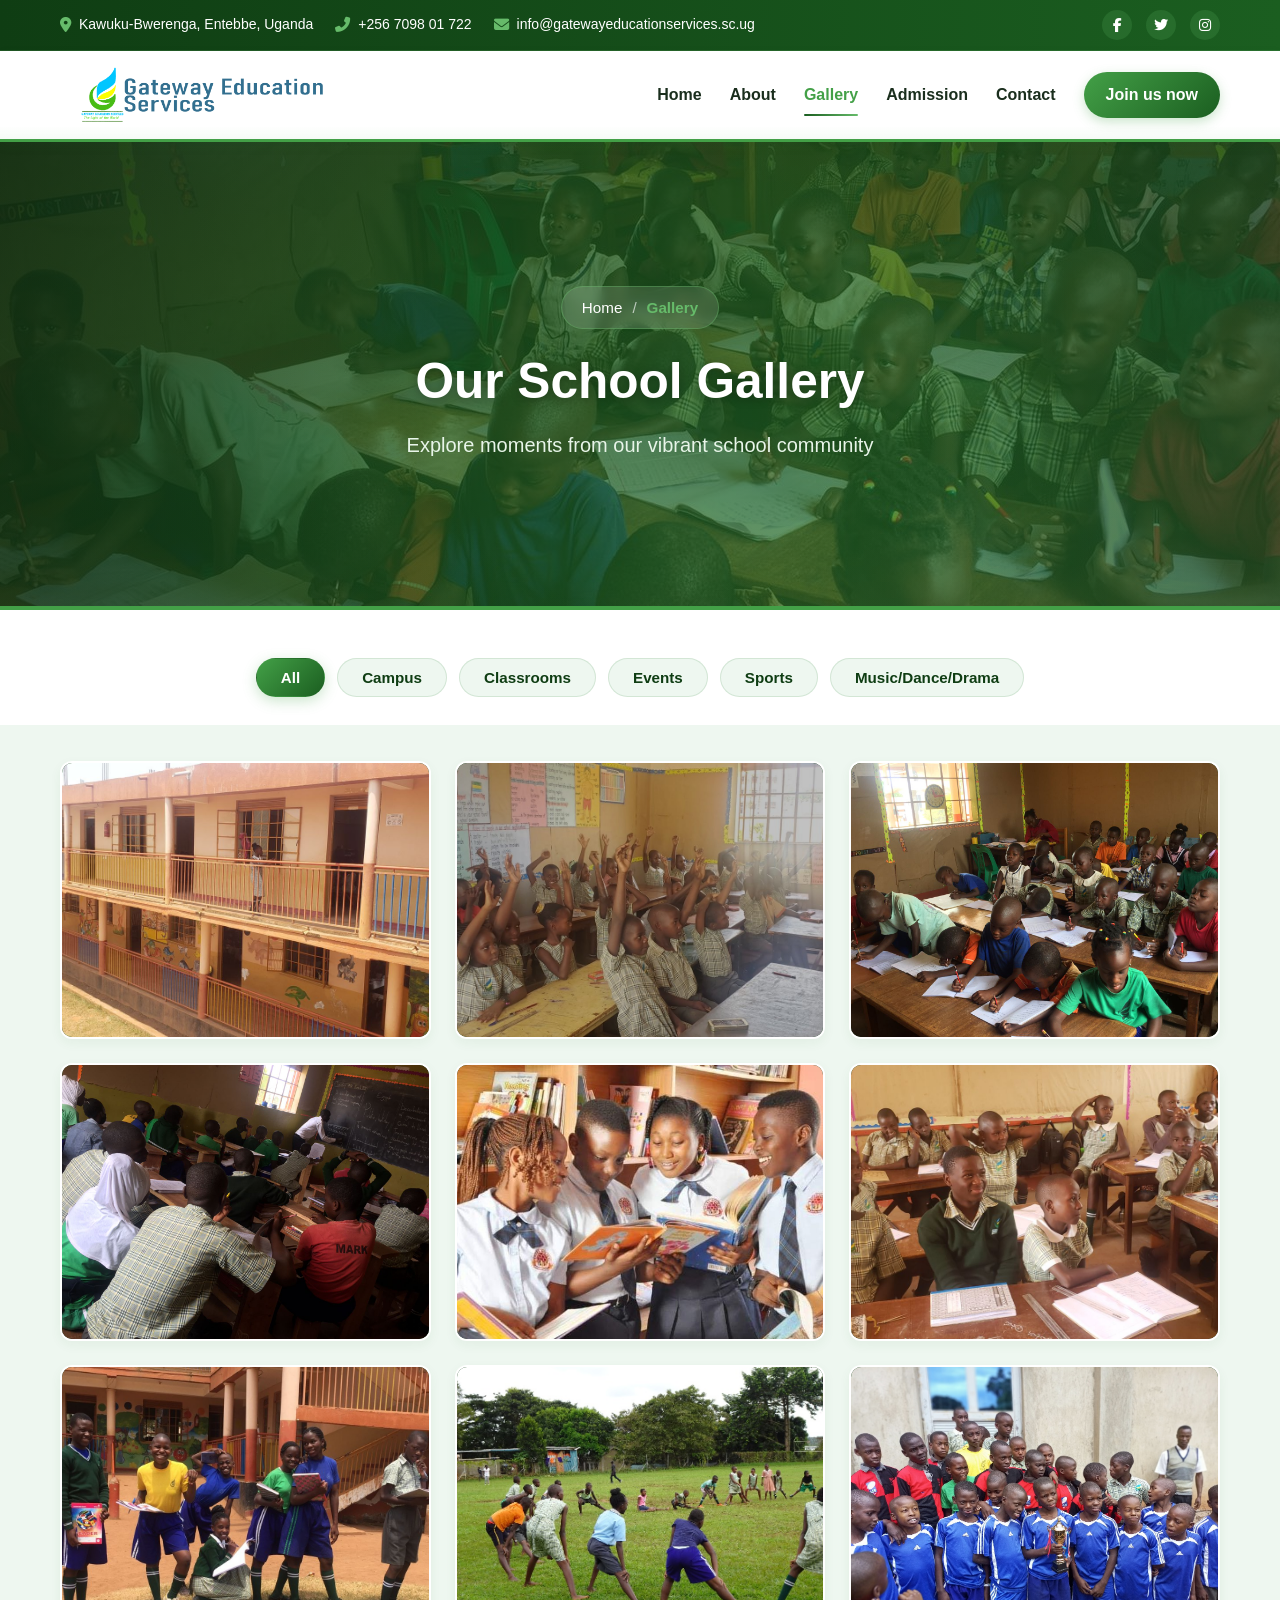
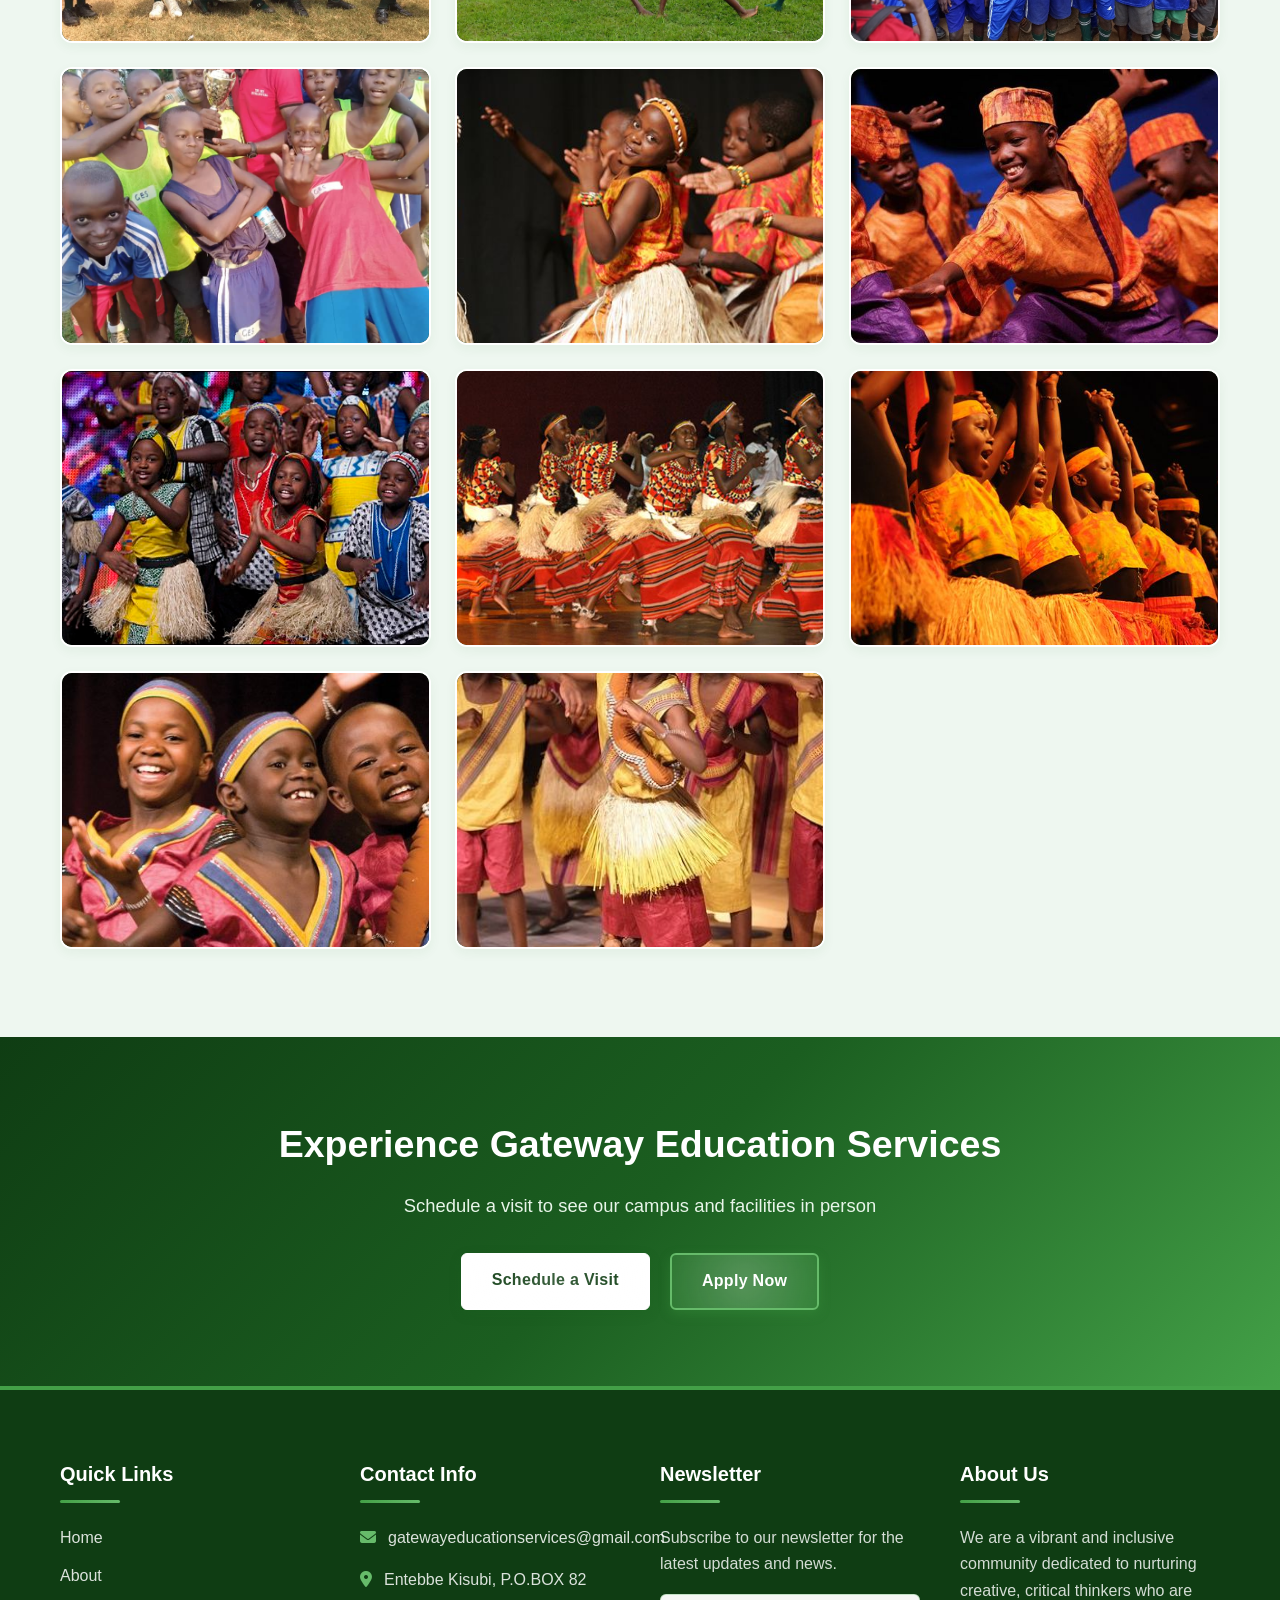
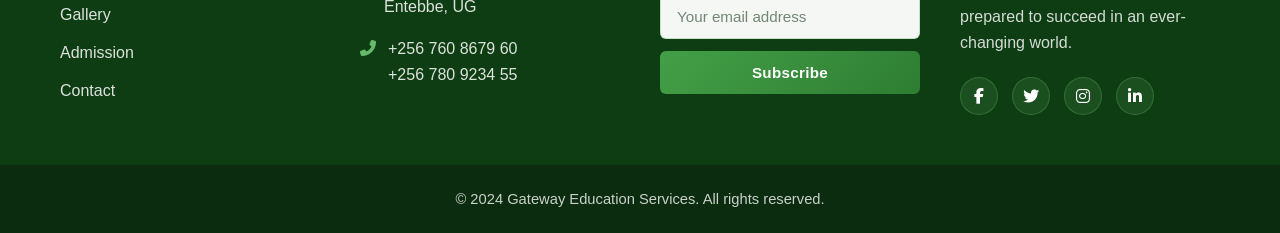
<file: Gallery.html>
<!DOCTYPE html>
<html lang="en">

<head>
    <meta charset="UTF-8">
    <meta name="viewport" content="width=device-width, initial-scale=1.0">
    <title>Gallery - Gateway Education Services</title>
    <meta name="description" content="View our photo gallery showcasing campus life, activities, and events at Gateway Education Services.">
    <link rel="icon" type="image/png" href="./assets/images/logo-emblem.png">
    <link rel="shortcut icon" href="./favicon.ico" type="image/x-icon">
    <link rel="apple-touch-icon" href="./assets/images/logo-emblem.png">
    <link rel="stylesheet" href="./assets/css/Gallary.css">
    <link rel="stylesheet" href="./assets/css/newsletter.css">
    <link rel="stylesheet" href="https://cdnjs.cloudflare.com/ajax/libs/font-awesome/6.4.0/css/all.min.css">
</head>

<body>
    <!-- Top Bar with Contact Info -->
    <div class="top-bar">
        <div class="container">
            <div class="contact-info">
                <div class="info-item">
                    <i class="fas fa-map-marker-alt"></i>
                    <span>Kawuku-Bwerenga, Entebbe, Uganda</span>
                </div>
                <div class="info-item">
                    <i class="fas fa-phone-alt"></i>
                    <span>+256 7098 01 722</span>
                </div>
                <div class="info-item">
                    <i class="fas fa-envelope"></i>
                    <span>info@gatewayeducationservices.sc.ug</span>
                </div>
            </div>
            <div class="social-links">
                <a href="#" aria-label="Facebook"><i class="fab fa-facebook-f"></i></a>
                <a href="#" aria-label="Twitter"><i class="fab fa-twitter"></i></a>
                <a href="#" aria-label="Instagram"><i class="fab fa-instagram"></i></a>
            </div>
        </div>
    </div>
    
    <!-- Main Navigation -->
    <nav class="navbar">
        <div class="container">
            <a href="index.html" class="logo">
                <img src="./assets/images/LOGOO2.png" alt="Gateway Education Services Logo">
            </a>
            <button class="menu-toggle" aria-label="Toggle navigation" onclick="toggleMenu()">
                <i class="fas fa-bars"></i>
            </button>
            <div class="nav-links">
                <a href="index.html">Home</a>
                <a href="aboutus.html">About</a>
                <a href="Gallery.html" class="active">Gallery</a>
                <a href="addmission.html">Admission</a>
                <a href="contactus.html">Contact</a>
                <a href="addmission.html" class="btn-apply">Join us now</a>
            </div>
        </div>
    </nav>

    <!-- Hero Banner -->
    <section class="gallery-hero">
        <div class="container">
            <div class="breadcrumb">
                <a href="index.html">Home</a>
                <span>/</span>
                <a href="Gallery.html" class="active">Gallery</a>
            </div>
            <h1>Our School Gallery</h1>
            <p>Explore moments from our vibrant school community</p>
        </div>
    </section>

    <main class="gallery-main">
        <!-- Gallery Filter -->
        <section class="gallery-filter">
            <div class="container">
                <div class="filter-buttons">
                    <button class="filter-btn active" data-filter="all">All</button>
                    <button class="filter-btn" data-filter="campus">Campus</button>
                    <button class="filter-btn" data-filter="classrooms">Classrooms</button>
                    <button class="filter-btn" data-filter="events">Events</button>
                    <button class="filter-btn" data-filter="sports">Sports</button>
                    <button class="filter-btn" data-filter="mdd">Music/Dance/Drama</button>
                </div>
            </div>
        </section>

        <!-- Gallery Grid -->
        <section class="gallery-grid-section">
            <div class="container">
                <div class="gallery-grid">
                    <div class="gallery-item" data-category="campus">
                        <img src="./assets/images/bulid l.jpg" alt="Gateway Education Services Campus" class="gallery-img" loading="lazy">
                        <div class="gallery-overlay">
                            <h3>Our Beautiful Campus</h3>
                            <p>View of our main school building</p>
                        </div>
                    </div>
                    <div class="gallery-item" data-category="classrooms">
                        <img src="./assets/images/real.jpg" alt="Students in classroom" class="gallery-img" loading="lazy">
                        <div class="gallery-overlay">
                            <h3>Interactive Learning</h3>
                            <p>Students engaged in classroom activities</p>
                        </div>
                    </div>
                    <div class="gallery-item" data-category="classrooms">
                        <img src="./assets/images/clara.jpg" alt="Classroom environment" class="gallery-img" loading="lazy">
                        <div class="gallery-overlay">
                            <h3>Modern Classrooms</h3>
                            <p>Our well-equipped learning spaces</p>
                        </div>
                    </div>
                    <div class="gallery-item" data-category="campus">
                        <img src="./assets/images/that.jpg" alt="Academic building" class="gallery-img" loading="lazy">
                        <div class="gallery-overlay">
                            <h3>Academic Excellence</h3>
                            <p>Where learning comes to life</p>
                        </div>
                    </div>
                    <div class="gallery-item" data-category="campus">
                        <img src="./assets/images/lib.jpg" alt="School library" class="gallery-img" loading="lazy">
                        <div class="gallery-overlay">
                            <h3>Resourceful Library</h3>
                            <p>Our well-stocked learning resource center</p>
                        </div>
                    </div>
                    <div class="gallery-item" data-category="events">
                        <img src="./assets/images/eve.jpg" alt="Student presentation" class="gallery-img" loading="lazy">
                        <div class="gallery-overlay">
                            <h3>Student Presentation</h3>
                            <p>Developing confidence and skills</p>
                        </div>
                    </div>
                    <div class="gallery-item" data-category="events">
                        <img src="./assets/images/real2.jpg" alt="School event" class="gallery-img" loading="lazy">
                        <div class="gallery-overlay">
                            <h3>Annual Event</h3>
                            <p>Celebrating school achievements</p>
                        </div>
                    </div>
                    <div class="gallery-item" data-category="sports">
                        <img src="./assets/images/IMG-20240712-WA0003.jpg" alt="Sports day" class="gallery-img" loading="lazy">
                        <div class="gallery-overlay">
                            <h3>Sports Day</h3>
                            <p>Students participating in athletics</p>
                        </div>
                    </div>
                    <div class="gallery-item" data-category="sports">
                        <img src="./assets/images/IMG-20240712-WA0004.jpg" alt="Basketball game" class="gallery-img" loading="lazy">
                        <div class="gallery-overlay">
                            <h3>Basketball Team</h3>
                            <p>Our talented basketball players</p>
                        </div>
                    </div>
                    <div class="gallery-item" data-category="events">
                        <img src="./assets/images/WhatsApp Image 2024-07-29 at 09.07.04_e3c17c01.jpg" alt="School assembly" class="gallery-img" loading="lazy">
                        <div class="gallery-overlay">
                            <h3>Morning Assembly</h3>
                            <p>Students gathering for announcements</p>
                        </div>
                    </div>
                    <div class="gallery-item" data-category="mdd">
                        <img src="./assets/images/mdd new.jpg" alt="Cultural performance" class="gallery-img" loading="lazy">
                        <div class="gallery-overlay">
                            <h3>Cultural Performance</h3>
                            <p>Students showcasing traditional dance</p>
                        </div>
                    </div>
                    <div class="gallery-item" data-category="mdd">
                        <img src="./assets/images/mdd.jpg" alt="Drama performance" class="gallery-img" loading="lazy">
                        <div class="gallery-overlay">
                            <h3>Drama Club</h3>
                            <p>Students performing a play</p>
                        </div>
                    </div>
                    <div class="gallery-item" data-category="mdd">
                        <img src="./assets/images/mdd4.jpg" alt="Music performance" class="gallery-img" loading="lazy">
                        <div class="gallery-overlay">
                            <h3>Music Festival</h3>
                            <p>School choir performance</p>
                        </div>
                    </div>
                    <div class="gallery-item" data-category="mdd">
                        <img src="./assets/images/mddd.jpg" alt="Dance performance" class="gallery-img" loading="lazy">
                        <div class="gallery-overlay">
                            <h3>Dance Competition</h3>
                            <p>Students showcasing their talent</p>
                        </div>
                    </div>
                    <div class="gallery-item" data-category="mdd">
                        <img src="./assets/images/MDD2.jpg" alt="MDD competition" class="gallery-img" loading="lazy">
                        <div class="gallery-overlay">
                            <h3>Annual MDD Competition</h3>
                            <p>Inter-house cultural competition</p>
                        </div>
                    </div>
                    <div class="gallery-item" data-category="mdd">
                        <img src="./assets/images/mddd2.jpg" alt="Drama scene" class="gallery-img" loading="lazy">
                        <div class="gallery-overlay">
                            <h3>Theatrical Performance</h3>
                            <p>Students in a dramatic scene</p>
                        </div>
                    </div>
                    <div class="gallery-item" data-category="mdd">
                        <img src="./assets/images/MDD3.jpg" alt="Cultural dance" class="gallery-img" loading="lazy">
                        <div class="gallery-overlay">
                            <h3>Traditional Dance</h3>
                            <p>Celebrating Ugandan culture</p>
                        </div>
                        <div class="gallery-item" data-category="mdd">
                        <img src="./assets/images/mdd new.jpg" alt="Cultural performance" class="gallery-img" loading="lazy">
                        <div class="gallery-overlay">
                            <h3>Cultural Performance</h3>
                            <p>Students showcasing traditional dance</p>
                        </div>
                    </div>
                    </div>
                </div>
            </div>
        </section>

        <!-- Gallery CTA Section -->
        <section class="gallery-cta">
            <div class="container">
                <div class="cta-content">
                    <h2>Experience Gateway Education Services</h2>
                    <p>Schedule a visit to see our campus and facilities in person</p>
                    <div class="cta-buttons">
                        <a href="contactus.html" class="btn-primary">Schedule a Visit</a>
                        <a href="addmission.html" class="btn-secondary">Apply Now</a>
                    </div>
                </div>
            </div>
        </section>
    </main>

    <!-- Lightbox Modal -->
    <div class="lightbox-modal">
        <span class="close-lightbox">&times;</span>
        <img class="lightbox-content" id="lightbox-img">
        <div class="lightbox-caption"></div>
        <a class="prev">&#10094;</a>
        <a class="next">&#10095;</a>
    </div>

    <!-- Footer -->
    <footer class="footer">
        <div class="container">
            <div class="footer-grid">
                <div class="footer-col">
                    <h3>Quick Links</h3>
                    <ul>
                        <li><a href="index.html">Home</a></li>
                        <li><a href="aboutus.html">About</a></li>
                        <li><a href="Gallery.html">Gallery</a></li>
                        <li><a href="addmission.html">Admission</a></li>
                        <li><a href="contactus.html">Contact</a></li>
                    </ul>
                </div>
                <div class="footer-col">
                    <h3>Contact Info</h3>
                    <ul class="contact-info">
                        <li><i class="fas fa-envelope"></i> gatewayeducationservices@gmail.com</li>
                        <li><i class="fas fa-map-marker-alt"></i> Entebbe Kisubi, P.O.BOX 82 Entebbe, UG</li>
                        <li><i class="fas fa-phone-alt"></i> +256 760 8679 60<br>+256 780 9234 55</li>
                    </ul>
                </div>
                <div class="footer-col">
                    <h3>Newsletter</h3>
                    <p>Subscribe to our newsletter for the latest updates and news.</p>
                    <form class="newsletter-form" action="newsletter.php" method="POST" novalidate>
                        <div class="newsletter-input-wrap">
                            <input type="email" name="email" placeholder="Your email address" required aria-label="Your email address">
                        </div>
                        <button type="submit">Subscribe</button>
                        <div class="newsletter-feedback" role="alert" aria-live="polite"></div>
                    </form>
                </div>
                <div class="footer-col">
                    <h3>About Us</h3>
                    <p>We are a vibrant and inclusive community dedicated to nurturing creative, critical thinkers who are prepared to succeed in an ever-changing world.</p>
                    <div class="footer-social">
                        <a href="#" aria-label="Facebook"><i class="fab fa-facebook-f"></i></a>
                        <a href="#" aria-label="Twitter"><i class="fab fa-twitter"></i></a>
                        <a href="#" aria-label="Instagram"><i class="fab fa-instagram"></i></a>
                        <a href="#" aria-label="LinkedIn"><i class="fab fa-linkedin-in"></i></a>
                    </div>
                </div>
            </div>
        </div>
        <div class="footer-bottom">
            <div class="container">
                <p>&copy; 2024 Gateway Education Services. All rights reserved.</p>
            </div>
        </div>
    </footer>

    <script src="./assets/js/Gallary.js"></script>
    <script src="./assets/js/newsletter.js" defer></script>
</body>

</html>
</file>
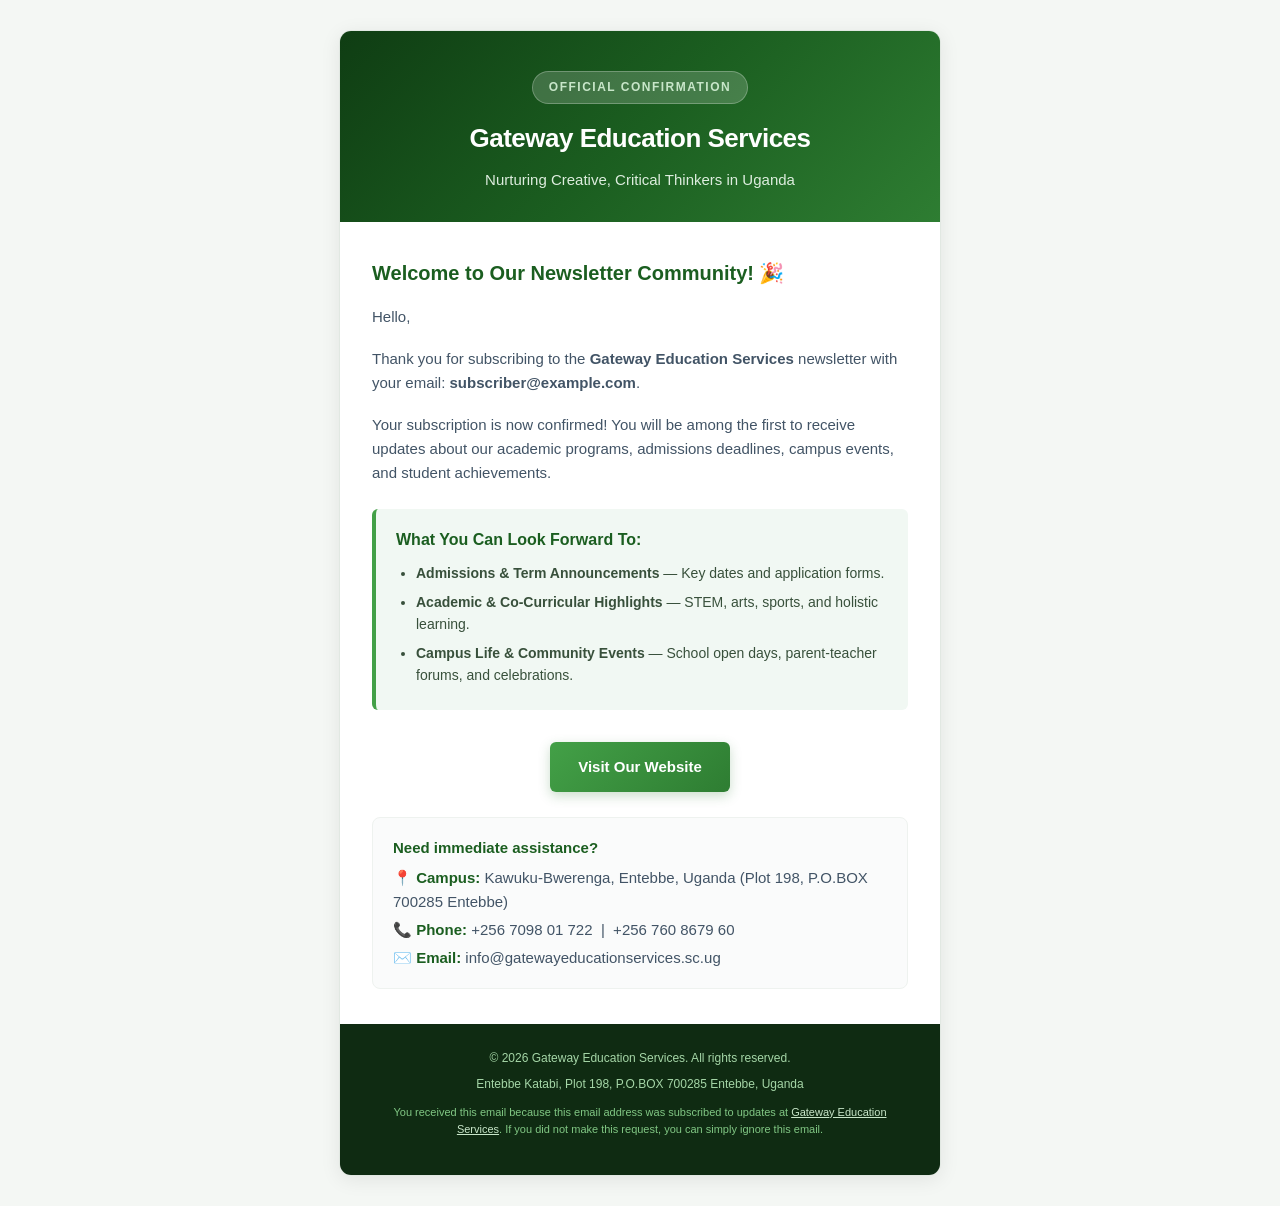
<file: preview_confirmation_email.html>
<!DOCTYPE html>
<html lang="en">
<head>
    <meta charset="UTF-8">
    <meta name="viewport" content="width=device-width, initial-scale=1.0">
    <title>Subscription Confirmed - Gateway Education Services</title>
    <style>
        body {
            margin: 0;
            padding: 0;
            background-color: #f4f7f4;
            font-family: -apple-system, BlinkMacSystemFont, 'Segoe UI', Roboto, Helvetica, Arial, sans-serif;
            color: #2c3e50;
            line-height: 1.6;
        }
        .email-container {
            max-width: 600px;
            margin: 30px auto;
            background: #ffffff;
            border-radius: 12px;
            overflow: hidden;
            box-shadow: 0 4px 20px rgba(0, 0, 0, 0.08);
            border: 1px solid #e1e8e2;
        }
        .email-header {
            background: linear-gradient(135deg, #0f3d13 0%, #1b5e20 50%, #2e7d32 100%);
            color: #ffffff;
            padding: 40px 30px 30px 30px;
            text-align: center;
        }
        .school-badge {
            display: inline-block;
            background: rgba(255, 255, 255, 0.18);
            color: #c8e6c9;
            font-size: 12px;
            font-weight: 700;
            letter-spacing: 1.5px;
            text-transform: uppercase;
            padding: 6px 16px;
            border-radius: 50px;
            margin-bottom: 14px;
            border: 1px solid rgba(255, 255, 255, 0.25);
        }
        .email-header h1 {
            margin: 0 0 8px 0;
            font-size: 26px;
            font-weight: 700;
            letter-spacing: -0.5px;
            color: #ffffff;
        }
        .email-header p {
            margin: 0;
            font-size: 15px;
            color: #e8f5e9;
            opacity: 0.95;
        }
        .email-body {
            padding: 35px 32px;
        }
        .welcome-title {
            font-size: 20px;
            font-weight: 700;
            color: #1b5e20;
            margin-top: 0;
            margin-bottom: 16px;
        }
        .email-body p {
            font-size: 15px;
            color: #425466;
            margin-bottom: 18px;
        }
        .highlight-card {
            background-color: #f1f8f3;
            border-left: 4px solid #43a047;
            padding: 18px 20px;
            border-radius: 6px;
            margin: 24px 0;
        }
        .highlight-card h3 {
            margin: 0 0 10px 0;
            font-size: 16px;
            color: #1b5e20;
        }
        .highlight-card ul {
            margin: 0;
            padding-left: 20px;
            color: #38503b;
            font-size: 14px;
        }
        .highlight-card li {
            margin-bottom: 6px;
        }
        .cta-container {
            text-align: center;
            margin: 32px 0 20px 0;
        }
        .cta-button {
            display: inline-block;
            background: linear-gradient(135deg, #43a047 0%, #2e7d32 100%);
            color: #ffffff !important;
            text-decoration: none;
            font-weight: 600;
            font-size: 15px;
            padding: 13px 28px;
            border-radius: 6px;
            box-shadow: 0 4px 12px rgba(46, 125, 50, 0.25);
        }
        .contact-box {
            background-color: #fafbfb;
            border: 1px solid #eef2ef;
            border-radius: 8px;
            padding: 18px 20px;
            margin-top: 25px;
            font-size: 13px;
            color: #5a6e60;
        }
        .contact-box strong {
            color: #1b5e20;
        }
        .email-footer {
            background-color: #0f2b12;
            color: #a5d6a7;
            padding: 25px 30px;
            text-align: center;
            font-size: 12px;
            line-height: 1.6;
        }
        .email-footer a {
            color: #c8e6c9;
            text-decoration: underline;
        }
        .footer-note {
            color: #81c784;
            margin-top: 10px;
            font-size: 11px;
        }
    </style>
</head>
<body>
    <div class="email-container">
        <!-- Header -->
        <div class="email-header">
            <span class="school-badge">Official Confirmation</span>
            <h1>Gateway Education Services</h1>
            <p>Nurturing Creative, Critical Thinkers in Uganda</p>
        </div>

        <!-- Body -->
        <div class="email-body">
            <h2 class="welcome-title">Welcome to Our Newsletter Community! 🎉</h2>
            <p>Hello,</p>
            <p>Thank you for subscribing to the <strong>Gateway Education Services</strong> newsletter with your email: <strong>subscriber@example.com</strong>.</p>
            <p>Your subscription is now confirmed! You will be among the first to receive updates about our academic programs, admissions deadlines, campus events, and student achievements.</p>

            <div class="highlight-card">
                <h3>What You Can Look Forward To:</h3>
                <ul>
                    <li><strong>Admissions & Term Announcements</strong> — Key dates and application forms.</li>
                    <li><strong>Academic & Co-Curricular Highlights</strong> — STEM, arts, sports, and holistic learning.</li>
                    <li><strong>Campus Life & Community Events</strong> — School open days, parent-teacher forums, and celebrations.</li>
                </ul>
            </div>

            <div class="cta-container">
                <a href="http://localhost:8000" class="cta-button">Visit Our Website</a>
            </div>

            <div class="contact-box">
                <p style="margin: 0 0 6px 0;"><strong>Need immediate assistance?</strong></p>
                <p style="margin: 0 0 4px 0;">📍 <strong>Campus:</strong> Kawuku-Bwerenga, Entebbe, Uganda (Plot 198, P.O.BOX 700285 Entebbe)</p>
                <p style="margin: 0 0 4px 0;">📞 <strong>Phone:</strong> +256 7098 01 722 &nbsp;|&nbsp; +256 760 8679 60</p>
                <p style="margin: 0;">✉️ <strong>Email:</strong> info@gatewayeducationservices.sc.ug</p>
            </div>
        </div>

        <!-- Footer -->
        <div class="email-footer">
            <p style="margin: 0 0 6px 0;">&copy; 2026 Gateway Education Services. All rights reserved.</p>
            <p style="margin: 0 0 6px 0;">Entebbe Katabi, Plot 198, P.O.BOX 700285 Entebbe, Uganda</p>
            <p class="footer-note">You received this email because this email address was subscribed to updates at <a href="http://localhost:8000">Gateway Education Services</a>. If you did not make this request, you can simply ignore this email.</p>
        </div>
    </div>
</body>
</html>
</file>
<file: assets/css/index.css>
:root {
    /* Primary Color Palette (Deep Academic Forest Green) */
    --color-primary: #1b5e20;
    --color-primary-dark: #0f3d13;
    --color-primary-light: #4c8c4a;

    /* Secondary Color Palette (Vibrant Emerald & Leaf Green) */
    --color-secondary: #2e7d32;
    --color-secondary-dark: #1b5e20;
    --color-secondary-light: #66bb6a;
    --color-secondary-bright: #43a047;
    --color-secondary-tint: #e8f5e9;
    --color-secondary-glow: rgba(67, 160, 71, 0.28);

    /* Accent & Supporting Tones */
    --color-accent-blue: #26a69a;
    --color-accent-blue-light: #e0f2f1;
    --color-neutral-light: #f4f9f5;
    --color-neutral-medium: #dcedc8;
    --color-neutral-green: #eef7f0;
    --color-border-subtle: rgba(46, 125, 50, 0.14);

    /* Text & Surface Colors */
    --color-text-dark: #1a2e1d;
    --color-text-medium: #4a634e;
    --color-white: #ffffff;
    --color-black: #0a140c;

    /* Status Colors */
    --color-success: #43a047;
    --color-warning: #fb8c00;
    --color-error: #e53935;
    --color-info: #00897b;

    /* Legacy Variable Aliases (Ensures full compatibility across all selectors) */
    --primary-color: var(--color-primary);
    --primary-dark: var(--color-primary-dark);
    --secondary-green: var(--color-secondary-bright);
    --secondary-orange: var(--color-secondary-bright);
    --secondary-lightblue: var(--color-secondary-tint);
    --secondary-lightgrey: var(--color-neutral-light);
    --secondary-grey: var(--color-neutral-medium);
    --white: var(--color-white);
    --text-dark: var(--color-text-dark);
    --text-light: var(--color-text-medium);

    /* Typography */
    --font-family-base: 'Segoe UI', Tahoma, Geneva, Verdana, sans-serif;
    --font-size-base: 1rem;
    --font-size-sm: 0.875rem;
    --font-size-lg: 1.25rem;
    --font-size-xl: 1.5rem;
    --font-size-2xl: 2rem;
    --font-size-3xl: 2.5rem;
    --font-weight-light: 300;
    --font-weight-normal: 400;
    --font-weight-medium: 500;
    --font-weight-semibold: 600;
    --font-weight-bold: 700;
    --line-height-base: 1.65;
    --line-height-heading: 1.25;

    /* Spacing */
    --spacing-xs: 0.25rem;
    --spacing-sm: 0.5rem;
    --spacing-md: 1rem;
    --spacing-lg: 1.5rem;
    --spacing-xl: 2rem;
    --spacing-2xl: 3rem;
    --spacing-3xl: 4rem;

    /* Border Radius */
    --radius-sm: 6px;
    --radius-md: 12px;
    --radius-lg: 16px;
    --radius-pill: 50px;

    /* Shadows (Tinted with subtle forest green depth) */
    --shadow-sm: 0 4px 12px rgba(27, 94, 32, 0.06);
    --shadow-md: 0 8px 24px rgba(27, 94, 32, 0.1);
    --shadow-lg: 0 14px 34px rgba(27, 94, 32, 0.15);
    --shadow-xl: 0 20px 48px rgba(27, 94, 32, 0.2);

    /* Transitions */
    --transition-fast: 150ms ease;
    --transition-normal: 300ms ease;
    --transition-slow: 500ms ease;
    --transition-hover: 300ms cubic-bezier(0.4, 0, 0.2, 1);

    /* Accessibility Focus Styles */
    --focus-outline: 2px solid var(--color-secondary-bright);
    --focus-offset: 3px;
}

/* Global Reset */
*,
*::before,
*::after {
    margin: 0;
    padding: 0;
    box-sizing: border-box;
}

/* Global Focus Styles for Accessibility */
:focus-visible,
*:focus-visible {
    outline: var(--focus-outline);
    outline-offset: var(--focus-offset);
}

html {
    scroll-behavior: smooth;
}

body {
    font-family: var(--font-family-base);
    line-height: var(--line-height-base);
    color: var(--color-text-dark);
    background-color: var(--color-white);
    overflow-x: hidden;
    -webkit-font-smoothing: antialiased;
}

.container {
    width: 100%;
    max-width: 1200px;
    margin: 0 auto;
    padding: 0 20px;
}

img {
    max-width: 100%;
    height: auto;
    display: block;
}

a {
    text-decoration: none;
    color: inherit;
}

ul {
    list-style: none;
}

/* ==========================================================================
   Buttons (Primary & Secondary Green)
   ========================================================================== */
.btn-primary {
    display: inline-block;
    background: linear-gradient(135deg, var(--color-primary) 0%, var(--color-secondary) 100%);
    color: var(--color-white);
    padding: 12px 28px;
    border-radius: var(--radius-sm);
    font-weight: var(--font-weight-semibold);
    letter-spacing: 0.3px;
    transition: var(--transition-hover);
    border: 1px solid rgba(255, 255, 255, 0.15);
    cursor: pointer;
    text-align: center;
    position: relative;
    overflow: hidden;
    box-shadow: 0 4px 12px rgba(27, 94, 32, 0.22);
}

.btn-primary:hover {
    background: linear-gradient(135deg, var(--color-primary-dark) 0%, var(--color-primary) 100%);
    transform: translateY(-3px);
    box-shadow: 0 8px 22px rgba(27, 94, 32, 0.32);
}

.btn-primary:focus-visible {
    outline: 2px solid var(--color-secondary-light);
    outline-offset: 2px;
}

.btn-primary::after {
    content: '';
    position: absolute;
    top: -50%;
    left: -50%;
    width: 200%;
    height: 200%;
    background: radial-gradient(circle, rgba(255, 255, 255, 0.18) 0%, transparent 60%);
    transform: translateZ(0);
    transition: transform 0.6s ease;
    pointer-events: none;
}

.btn-primary:hover::after {
    transform: rotate(45deg) translate(100%, 100%);
}

/* Secondary Green Button */
.btn-secondary {
    display: inline-block;
    background: linear-gradient(135deg, var(--color-secondary-bright) 0%, var(--color-secondary) 100%);
    color: var(--color-white);
    padding: 10px 24px;
    border-radius: var(--radius-sm);
    font-weight: var(--font-weight-semibold);
    letter-spacing: 0.3px;
    transition: var(--transition-hover);
    border: 1px solid rgba(102, 187, 106, 0.35);
    cursor: pointer;
    text-align: center;
    position: relative;
    overflow: hidden;
    box-shadow: 0 4px 12px var(--color-secondary-glow);
}

.btn-secondary:hover {
    background: linear-gradient(135deg, var(--color-secondary) 0%, var(--color-primary-dark) 100%);
    transform: translateY(-3px);
    box-shadow: 0 8px 20px rgba(46, 125, 50, 0.35);
}

.btn-secondary:focus-visible {
    outline: 2px solid var(--color-secondary-bright);
    outline-offset: 2px;
}

.btn-secondary::after {
    content: '';
    position: absolute;
    top: -50%;
    left: -50%;
    width: 200%;
    height: 200%;
    background: radial-gradient(circle, rgba(255, 255, 255, 0.2) 0%, transparent 60%);
    transform: translateZ(0);
    transition: transform 0.6s ease;
    pointer-events: none;
}

.btn-secondary:hover::after {
    transform: rotate(45deg) translate(100%, 100%);
}

/* ==========================================================================
   Header & Navigation
   ========================================================================== */
.top-bar {
    background: linear-gradient(90deg, var(--color-primary-dark) 0%, var(--color-primary) 100%);
    color: var(--color-white);
    padding: 10px 0;
    font-size: 14px;
    border-bottom: 1px solid rgba(102, 187, 106, 0.2);
}

.top-bar .container {
    display: flex;
    justify-content: space-between;
    align-items: center;
    flex-wrap: wrap;
    gap: 15px;
}

.contact-info {
    display: flex;
    flex-wrap: wrap;
    gap: 22px;
    align-items: center;
}

.info-item {
    display: flex;
    align-items: center;
    gap: 8px;
}

.info-item i {
    color: var(--color-secondary-light);
    font-size: 0.95rem;
}

.social-links {
    display: flex;
    gap: 14px;
    margin-left: auto;
}

.social-links a {
    color: var(--color-white);
    width: 30px;
    height: 30px;
    border-radius: 50%;
    background-color: rgba(102, 187, 106, 0.18);
    display: inline-flex;
    align-items: center;
    justify-content: center;
    transition: var(--transition-hover);
}

.social-links a:hover {
    background-color: var(--color-secondary-bright);
    color: var(--color-white);
    transform: translateY(-2px);
}

.navbar {
    background-color: rgba(255, 255, 255, 0.96);
    backdrop-filter: blur(10px);
    box-shadow: var(--shadow-sm);
    position: sticky;
    top: 0;
    z-index: 1000;
    border-bottom: 3px solid var(--color-secondary-bright);
    background-image: linear-gradient(
        to bottom,
        var(--color-white) 0%,
        var(--color-white) 85%,
        rgba(67, 160, 71, 0.05) 100%
    );
}

.navbar .container {
    display: flex;
    justify-content: space-between;
    align-items: center;
    padding: 14px 20px;
}

.logo img {
    height: 60px;
    width: auto;
    transition: transform var(--transition-normal);
}

.logo:hover img {
    transform: scale(1.03);
}

.menu-toggle {
    display: none;
    background: var(--color-secondary-tint);
    border: 1px solid var(--color-border-subtle);
    border-radius: var(--radius-sm);
    color: var(--color-primary);
    font-size: 22px;
    padding: 8px 12px;
    cursor: pointer;
    transition: var(--transition-fast);
}

.menu-toggle:hover {
    background-color: var(--color-secondary-bright);
    color: var(--color-white);
}

.nav-links {
    display: flex;
    gap: 28px;
    align-items: center;
}

.nav-links a:not(.btn-apply) {
    font-weight: var(--font-weight-semibold);
    color: var(--color-text-dark);
    transition: color var(--transition-normal);
    position: relative;
    padding: 4px 0;
}

.nav-links a:not(.btn-apply)::after {
    content: '';
    position: absolute;
    bottom: -4px;
    left: 0;
    width: 0;
    height: 2.5px;
    background: linear-gradient(90deg, var(--color-primary), var(--color-secondary-light));
    border-radius: 2px;
    transition: width var(--transition-normal);
}

.nav-links a:not(.btn-apply):hover,
.nav-links a.active {
    color: var(--color-secondary-bright);
}

.nav-links a:not(.btn-apply):hover::after,
.nav-links a.active::after {
    width: 100%;
}

.btn-apply {
    background: linear-gradient(135deg, var(--color-secondary-bright) 0%, var(--color-primary) 100%);
    color: var(--color-white);
    padding: 10px 22px;
    border-radius: var(--radius-pill);
    font-weight: var(--font-weight-semibold);
    box-shadow: 0 4px 12px var(--color-secondary-glow);
    transition: var(--transition-hover);
}

.btn-apply:hover {
    background: linear-gradient(135deg, var(--color-primary) 0%, var(--color-primary-dark) 100%);
    transform: translateY(-2px);
    box-shadow: 0 6px 16px rgba(27, 94, 32, 0.3);
}

/* ==========================================================================
   Hero Slider
   ========================================================================== */
.hero-slider {
    position: relative;
    overflow: hidden;
    height: 80vh;
    min-height: 500px;
    background-color: var(--color-primary-dark);
}

.slideshow-container {
    width: 100%;
    height: 100%;
    position: relative;
}

.slide {
    position: absolute;
    top: 0;
    left: 0;
    width: 100%;
    height: 100%;
    opacity: 0;
    transition: opacity 1s ease-in-out;
}

.slide::after {
    content: '';
    position: absolute;
    inset: 0;
    background: linear-gradient(
        180deg,
        rgba(15, 61, 19, 0.35) 0%,
        rgba(15, 61, 19, 0.65) 100%
    );
    pointer-events: none;
}

.slide.fade {
    opacity: 1;
}

.slide img {
    width: 100%;
    height: 100%;
    object-fit: cover;
    transition: transform 0.8s ease;
}

.slide:hover img {
    transform: scale(1.05);
}

.slide-content {
    position: absolute;
    top: 50%;
    left: 50%;
    transform: translate(-50%, -50%);
    z-index: 2;
    text-align: center;
    color: var(--color-white);
    width: 85%;
    max-width: 820px;
    background: rgba(15, 61, 19, 0.4);
    backdrop-filter: blur(6px);
    -webkit-backdrop-filter: blur(6px);
    padding: 40px 35px;
    border-radius: var(--radius-md);
    border: 1px solid rgba(255, 255, 255, 0.2);
    box-shadow: 0 10px 30px rgba(0, 0, 0, 0.25);
}

.slide-content h2 {
    font-size: clamp(1.75rem, 3.5vw, 2.75rem);
    line-height: var(--line-height-heading);
    margin-bottom: 16px;
    color: var(--color-white);
    text-shadow: 0 2px 8px rgba(0, 0, 0, 0.4);
}

.slide-content p {
    font-size: clamp(1rem, 1.8vw, 1.25rem);
    margin-bottom: 26px;
    color: var(--color-secondary-tint);
    text-shadow: 0 1px 4px rgba(0, 0, 0, 0.5);
}

.slider-controls {
    position: absolute;
    bottom: 30px;
    left: 0;
    width: 100%;
    display: flex;
    justify-content: center;
    align-items: center;
    gap: 20px;
    z-index: 10;
}

.prev,
.next {
    background-color: rgba(46, 125, 50, 0.55);
    color: var(--color-white);
    border: 1px solid rgba(102, 187, 106, 0.5);
    width: 44px;
    height: 44px;
    border-radius: 50%;
    display: flex;
    justify-content: center;
    align-items: center;
    cursor: pointer;
    backdrop-filter: blur(4px);
    transition: var(--transition-hover);
}

.prev:hover,
.next:hover {
    background-color: var(--color-secondary-bright);
    transform: scale(1.08);
    box-shadow: 0 4px 14px var(--color-secondary-glow);
}

.dots {
    display: flex;
    gap: 10px;
}

.dot {
    width: 12px;
    height: 12px;
    border-radius: 50%;
    background-color: rgba(255, 255, 255, 0.45);
    border: 1px solid rgba(102, 187, 106, 0.4);
    cursor: pointer;
    transition: var(--transition-normal);
}

.dot:hover,
.dot.active {
    background-color: var(--color-secondary-light);
    transform: scale(1.25);
    box-shadow: 0 0 10px rgba(102, 187, 106, 0.8);
}

/* ==========================================================================
   Shared Section Headings
   ========================================================================== */
.section-title {
    font-size: clamp(1.75rem, 3vw, 2.25rem);
    margin-bottom: 20px;
    color: var(--color-primary-dark);
    text-align: center;
    position: relative;
    padding-bottom: 16px;
    font-weight: var(--font-weight-bold);
}

.section-title em {
    font-style: normal;
    color: var(--color-secondary-bright);
}

.section-title::after {
    content: '';
    position: absolute;
    bottom: 0;
    left: 50%;
    transform: translateX(-50%);
    width: 80px;
    height: 4px;
    border-radius: 2px;
    background: linear-gradient(90deg, var(--color-primary), var(--color-secondary-light));
}

.section-subtitle {
    font-size: 1.1rem;
    color: var(--color-text-medium);
    text-align: center;
    margin: 0 auto 48px;
    max-width: 700px;
}

/* ==========================================================================
   About Section
   ========================================================================== */
.about-section {
    padding: 88px 0;
    background-color: var(--color-neutral-green);
}

.about-content {
    text-align: center;
    max-width: 860px;
    margin: 0 auto;
}

.about-content > p {
    margin-bottom: 36px;
    color: var(--color-text-medium);
    font-size: 1.08rem;
}

.about-features {
    display: grid;
    grid-template-columns: repeat(auto-fit, minmax(300px, 1fr));
    gap: 30px;
    margin-top: 40px;
}

.feature-card {
    background-color: var(--color-white);
    padding: 36px 30px;
    border-radius: var(--radius-md);
    box-shadow: var(--shadow-sm);
    border: 1px solid var(--color-border-subtle);
    text-align: center;
    transition: var(--transition-hover);
    position: relative;
    overflow: hidden;
}

.feature-card::before {
    content: '';
    position: absolute;
    bottom: 0;
    left: 0;
    width: 100%;
    height: 4px;
    background: linear-gradient(90deg, var(--color-primary), var(--color-secondary-light));
}

.feature-card::after {
    content: '';
    position: absolute;
    top: 0;
    left: 0;
    width: 100%;
    height: 100%;
    background: linear-gradient(
        to bottom,
        rgba(102, 187, 106, 0.08) 0%,
        rgba(255, 255, 255, 0) 60%
    );
    transform: translateY(-100%);
    transition: transform 0.5s ease;
    pointer-events: none;
}

.feature-card:hover {
    transform: translateY(-10px);
    box-shadow: var(--shadow-lg);
    border-color: rgba(67, 160, 71, 0.35);
}

.feature-card:hover::after {
    transform: translateY(0);
}

.feature-card:active {
    transform: translateY(-5px);
}

.feature-icon {
    width: 72px;
    height: 72px;
    background: linear-gradient(135deg, var(--color-secondary-tint) 0%, #c8e6c9 100%);
    border-radius: 50%;
    display: flex;
    justify-content: center;
    align-items: center;
    margin: 0 auto 20px;
    color: var(--color-secondary-bright);
    font-size: 28px;
    box-shadow: 0 6px 16px rgba(46, 125, 50, 0.12);
    transition: transform var(--transition-normal), background-color var(--transition-normal);
}

.feature-card:hover .feature-icon {
    transform: scale(1.08);
    background: linear-gradient(135deg, var(--color-secondary-bright) 0%, var(--color-primary) 100%);
    color: var(--color-white);
}

.feature-card h3 {
    margin-bottom: 14px;
    color: var(--color-primary-dark);
    font-size: 1.35rem;
}

.feature-card p {
    margin-bottom: 24px;
    color: var(--color-text-medium);
}

.motto {
    color: var(--color-secondary-bright) !important;
    font-weight: var(--font-weight-bold);
    font-size: 1.4rem;
    letter-spacing: 1px;
    margin: 18px 0 24px;
    padding: 8px 16px;
    background-color: var(--color-secondary-tint);
    border-radius: var(--radius-sm);
    display: inline-block;
}

/* ==========================================================================
   Holistic Education Section
   ========================================================================== */
.holistic-section {
    padding: 88px 0;
    background-color: var(--color-white);
}

.holistic-content {
    display: grid;
    grid-template-columns: 1fr 1fr;
    gap: 48px;
    align-items: center;
}

.holistic-image {
    border-radius: var(--radius-md);
    overflow: hidden;
    box-shadow: var(--shadow-lg);
    border: 3px solid var(--color-secondary-tint);
}

.holistic-image img {
    width: 100%;
    height: 100%;
    object-fit: cover;
    transition: transform 0.6s ease;
}

.holistic-image:hover img {
    transform: scale(1.05);
}

.holistic-text .section-title {
    text-align: left;
}

.holistic-text .section-title::after {
    left: 0;
    transform: none;
}

.holistic-text p {
    margin-bottom: 28px;
    color: var(--color-text-medium);
    font-size: 1.05rem;
}

/* ==========================================================================
   Services Section
   ========================================================================== */
.services-section {
    padding: 88px 0;
    background-color: var(--color-neutral-light);
}

.services-grid {
    display: grid;
    grid-template-columns: repeat(auto-fit, minmax(300px, 1fr));
    gap: 30px;
}

.service-card {
    background-color: var(--color-white);
    border-radius: var(--radius-md);
    overflow: hidden;
    box-shadow: var(--shadow-sm);
    border: 1px solid var(--color-border-subtle);
    transition: var(--transition-hover);
    position: relative;
}

.service-card::before {
    content: '';
    position: absolute;
    bottom: 0;
    left: 0;
    width: 100%;
    height: 4px;
    background: linear-gradient(90deg, var(--color-secondary-bright), var(--color-secondary-light));
}

.service-card:hover {
    transform: translateY(-10px);
    box-shadow: var(--shadow-lg);
    border-color: rgba(67, 160, 71, 0.35);
}

.service-image {
    height: 210px;
    overflow: hidden;
    position: relative;
}

.service-image img {
    width: 100%;
    height: 100%;
    object-fit: cover;
    transition: transform 0.6s ease;
}

.service-card:hover .service-image img {
    transform: scale(1.08);
}

.service-card h3 {
    padding: 22px 20px 12px;
    color: var(--color-primary-dark);
    text-align: center;
    font-size: 1.25rem;
}

.service-card p {
    padding: 0 24px 26px;
    color: var(--color-text-medium);
    text-align: center;
}

/* ==========================================================================
   Administration Section
   ========================================================================== */
.admin-section {
    padding: 88px 0;
    background-color: var(--color-white);
}

.admin-grid {
    display: grid;
    grid-template-columns: repeat(auto-fit, minmax(260px, 1fr));
    gap: 32px;
    margin-top: 20px;
}

.admin-card {
    background-color: var(--color-white);
    border-radius: var(--radius-md);
    overflow: hidden;
    box-shadow: var(--shadow-sm);
    border: 1px solid var(--color-border-subtle);
    transition: var(--transition-hover);
    text-align: center;
    position: relative;
}

.admin-card::before {
    content: '';
    position: absolute;
    bottom: 0;
    left: 0;
    width: 100%;
    height: 4px;
    background: linear-gradient(90deg, var(--color-primary), var(--color-secondary-bright));
}

.admin-card:hover {
    transform: translateY(-10px);
    box-shadow: var(--shadow-lg);
}

.admin-image {
    height: 310px;
    overflow: hidden;
    background-color: var(--color-secondary-tint);
}

.admin-image img {
    width: 100%;
    height: 100%;
    object-fit: cover;
    transition: transform 0.6s ease;
}

.admin-card:hover .admin-image img {
    transform: scale(1.08);
}

.admin-card h3 {
    padding: 18px 15px 6px;
    color: var(--color-primary-dark);
    font-size: 1.25rem;
}

.admin-card p {
    padding: 0 15px 22px;
    color: var(--color-secondary-bright);
    font-weight: var(--font-weight-semibold);
    font-size: 0.95rem;
    text-transform: uppercase;
    letter-spacing: 0.6px;
}

/* ==========================================================================
   Vision and History Section
   ========================================================================== */
.vision-history-section {
    padding: 88px 0;
    background-color: var(--color-neutral-green);
}

.vh-grid {
    display: grid;
    grid-template-columns: repeat(4, 1fr);
    grid-template-rows: auto auto;
    gap: 24px;
}

.vh-large {
    grid-column: span 2;
    grid-row: span 2;
    border-radius: var(--radius-md);
    overflow: hidden;
    box-shadow: var(--shadow-md);
}

.vh-small {
    border-radius: var(--radius-md);
    overflow: hidden;
    box-shadow: var(--shadow-sm);
}

.vh-grid img {
    width: 100%;
    height: 100%;
    object-fit: cover;
    transition: transform 0.6s ease;
}

.vh-grid img:hover {
    transform: scale(1.05);
}

.vh-card {
    background-color: var(--color-white);
    padding: 32px 26px;
    border-radius: var(--radius-md);
    box-shadow: var(--shadow-sm);
    border: 1px solid var(--color-border-subtle);
    display: flex;
    flex-direction: column;
    align-items: center;
    justify-content: center;
    text-align: center;
    transition: var(--transition-hover);
}

.vh-card:hover {
    transform: translateY(-6px);
    box-shadow: var(--shadow-md);
    border-color: rgba(67, 160, 71, 0.35);
}

.vh-icon {
    width: 64px;
    height: 64px;
    background: linear-gradient(135deg, var(--color-secondary-tint) 0%, #c8e6c9 100%);
    border-radius: 50%;
    display: flex;
    justify-content: center;
    align-items: center;
    margin-bottom: 18px;
    color: var(--color-secondary-bright);
    font-size: 24px;
    box-shadow: 0 4px 12px rgba(46, 125, 50, 0.12);
}

.vh-card h3 {
    margin-bottom: 12px;
    color: var(--color-primary-dark);
    font-size: 1.3rem;
}

.vh-card p {
    color: var(--color-text-medium);
    font-size: 0.96rem;
}

/* ==========================================================================
   Why Choose Us Section
   ========================================================================== */
.why-choose-section {
    padding: 88px 0;
    background-color: var(--color-white);
}

.why-content {
    display: grid;
    grid-template-columns: 1fr 1fr;
    gap: 48px;
    align-items: center;
    margin-top: 20px;
}

.why-image {
    border-radius: var(--radius-md);
    overflow: hidden;
    box-shadow: var(--shadow-lg);
    border: 3px solid var(--color-secondary-tint);
}

.why-image img {
    width: 100%;
    height: 100%;
    object-fit: cover;
    transition: transform 0.6s ease;
}

.why-image:hover img {
    transform: scale(1.05);
}

.why-text h2 {
    color: var(--color-primary-dark);
    margin-bottom: 20px;
}

.why-text p {
    margin-bottom: 24px;
    color: var(--color-text-medium);
    font-size: 1.05rem;
}

.why-list {
    margin-bottom: 32px;
}

.why-list li {
    margin-bottom: 14px;
    display: flex;
    align-items: flex-start;
    gap: 12px;
    color: var(--color-text-dark);
    font-weight: var(--font-weight-medium);
}

.why-list i {
    color: var(--color-secondary-bright);
    font-size: 1.15rem;
    margin-top: 4px;
    flex-shrink: 0;
}

/* ==========================================================================
   Testimonials Section
   ========================================================================== */
.testimonials-section {
    padding: 88px 0;
    background-color: var(--color-neutral-green);
}

.testimonials-grid {
    display: grid;
    grid-template-columns: repeat(auto-fit, minmax(300px, 1fr));
    gap: 30px;
    margin-top: 20px;
}

.testimonial-card {
    background-color: var(--color-white);
    padding: 34px 30px;
    border-radius: var(--radius-md);
    box-shadow: var(--shadow-sm);
    border: 1px solid var(--color-border-subtle);
    border-top: 4px solid var(--color-secondary-bright);
    position: relative;
    transition: var(--transition-hover);
    display: flex;
    flex-direction: column;
    justify-content: space-between;
}

.testimonial-card:hover {
    transform: translateY(-8px);
    box-shadow: var(--shadow-lg);
}

.testimonial-content i {
    color: var(--color-secondary-light);
    font-size: 28px;
    margin-bottom: 14px;
    display: inline-block;
}

.testimonial-content p {
    font-style: italic;
    color: var(--color-text-medium);
    margin-bottom: 22px;
    line-height: 1.7;
}

.testimonial-author {
    display: flex;
    flex-direction: column;
    border-top: 1px solid var(--color-secondary-tint);
    padding-top: 14px;
}

.testimonial-author h4 {
    color: var(--color-primary-dark);
    margin-bottom: 4px;
    font-size: 1.05rem;
}

.testimonial-author p {
    color: var(--color-secondary-bright);
    font-weight: var(--font-weight-semibold);
    font-size: 0.9rem;
}

/* ==========================================================================
   Call to Action Section
   ========================================================================== */
.cta-section {
    padding: 76px 0;
    background: linear-gradient(135deg, var(--color-primary-dark) 0%, var(--color-primary) 50%, var(--color-secondary-bright) 100%);
    color: var(--color-white);
    text-align: center;
    position: relative;
    overflow: hidden;
}

.cta-content h2 {
    font-size: clamp(1.75rem, 3vw, 2.35rem);
    margin-bottom: 16px;
}

.cta-content p {
    font-size: 1.15rem;
    margin: 0 auto 32px;
    max-width: 680px;
    color: var(--color-secondary-tint);
}

.cta-buttons {
    display: flex;
    justify-content: center;
    gap: 20px;
    flex-wrap: wrap;
}

.cta-section .btn-primary {
    background: var(--color-white);
    color: var(--color-primary-dark);
    border-color: var(--color-white);
}

.cta-section .btn-primary:hover {
    background: var(--color-secondary-tint);
    color: var(--color-primary-dark);
}

.cta-section .btn-secondary {
    background: rgba(67, 160, 71, 0.25);
    color: var(--color-white);
    border: 2px solid var(--color-secondary-light);
    backdrop-filter: blur(4px);
}

.cta-section .btn-secondary:hover {
    background: var(--color-secondary-bright);
    border-color: var(--color-secondary-bright);
}

/* ==========================================================================
   Footer Styles
   ========================================================================== */
.footer {
    background-color: var(--color-primary-dark);
    color: var(--color-white);
    padding: 68px 0 0;
    border-top: 4px solid var(--color-secondary-bright);
}

.footer-grid {
    display: grid;
    grid-template-columns: repeat(auto-fit, minmax(220px, 1fr));
    gap: 40px;
    margin-bottom: 48px;
}

.footer-col h3 {
    font-size: 1.25rem;
    margin-bottom: 22px;
    position: relative;
    padding-bottom: 12px;
    color: var(--color-white);
}

.footer-col h3::after {
    content: '';
    position: absolute;
    bottom: 0;
    left: 0;
    width: 60px;
    height: 3px;
    border-radius: 2px;
    background: linear-gradient(90deg, var(--color-secondary-bright), var(--color-secondary-light));
}

.footer-col p {
    color: rgba(255, 255, 255, 0.82);
    margin-bottom: 16px;
}

.footer-col ul li {
    margin-bottom: 12px;
}

.footer-col ul li a {
    color: rgba(255, 255, 255, 0.85);
    transition: var(--transition-normal);
    display: inline-block;
}

.footer-col ul li a:hover {
    color: var(--color-secondary-light);
    transform: translateX(5px);
}

.footer .contact-info {
    display: block;
}

.footer .contact-info li {
    margin-bottom: 16px;
    display: flex;
    align-items: flex-start;
    gap: 12px;
    color: rgba(255, 255, 255, 0.85);
}

.footer .contact-info i {
    margin-top: 4px;
    color: var(--color-secondary-light);
}

.newsletter-form {
    display: flex;
    flex-direction: column;
    gap: 12px;
}

.newsletter-form input {
    padding: 12px 15px;
    border-radius: var(--radius-sm);
    border: 1px solid rgba(102, 187, 106, 0.35);
    outline: none;
    background-color: rgba(255, 255, 255, 0.95);
    color: var(--color-text-dark);
    transition: var(--transition-normal);
}

.newsletter-form input:hover,
.newsletter-form input:focus {
    border-color: var(--color-secondary-light);
    background-color: var(--color-white);
    box-shadow: 0 0 0 3px rgba(102, 187, 106, 0.25);
}

.newsletter-form button {
    background: linear-gradient(135deg, var(--color-secondary-bright) 0%, var(--color-secondary) 100%);
    color: var(--color-white);
    padding: 12px 18px;
    border: none;
    border-radius: var(--radius-sm);
    font-weight: var(--font-weight-semibold);
    cursor: pointer;
    transition: var(--transition-hover);
}

.newsletter-form button:hover {
    background: linear-gradient(135deg, var(--color-secondary-light) 0%, var(--color-secondary-bright) 100%);
    transform: translateY(-2px);
    box-shadow: 0 4px 12px var(--color-secondary-glow);
}

.footer-social {
    display: flex;
    gap: 14px;
    margin-top: 20px;
}

.footer-social a {
    width: 38px;
    height: 38px;
    background-color: rgba(102, 187, 106, 0.15);
    border: 1px solid rgba(102, 187, 106, 0.3);
    border-radius: 50%;
    display: flex;
    justify-content: center;
    align-items: center;
    color: var(--color-white);
    transition: var(--transition-hover);
}

.footer-social a:hover {
    background-color: var(--color-secondary-bright);
    border-color: var(--color-secondary-light);
    transform: translateY(-3px);
}

.footer-bottom {
    background-color: rgba(0, 0, 0, 0.28);
    padding: 22px 0;
    text-align: center;
    font-size: 0.92rem;
    color: rgba(255, 255, 255, 0.78);
}

/* ==========================================================================
   Responsive Breakpoints
   ========================================================================== */
@media (max-width: 992px) {
    .hero-slider {
        height: 70vh;
    }

    .vh-grid {
        grid-template-columns: 1fr 1fr;
    }

    .vh-large {
        grid-column: span 2;
    }
}

@media (max-width: 768px) {
    .top-bar .container {
        flex-direction: column;
        text-align: center;
        gap: 10px;
    }

    .contact-info {
        justify-content: center;
    }

    .social-links {
        margin-left: 0;
    }

    .menu-toggle {
        display: block;
    }

    .nav-links {
        position: fixed;
        top: 118px;
        left: -100%;
        width: 100%;
        height: calc(100vh - 118px);
        background-color: var(--color-white);
        flex-direction: column;
        gap: 22px;
        padding: 40px 24px;
        transition: left 0.4s cubic-bezier(0.4, 0, 0.2, 1);
        z-index: 999;
        box-shadow: var(--shadow-lg);
    }

    .nav-links.active {
        left: 0;
    }

    .hero-slider {
        height: 60vh;
    }

    .slide-content {
        width: 90%;
        padding: 28px 20px;
    }

    .holistic-content,
    .why-content {
        grid-template-columns: 1fr;
    }

    .holistic-text .section-title {
        text-align: center;
    }

    .holistic-text .section-title::after {
        left: 50%;
        transform: translateX(-50%);
    }

    .vh-grid {
        grid-template-columns: 1fr;
    }

    .vh-large {
        grid-column: span 1;
        grid-row: span 1;
    }
}

@media (max-width: 576px) {
    .hero-slider {
        height: 55vh;
        min-height: 420px;
    }

    .cta-buttons {
        flex-direction: column;
        align-items: stretch;
        padding: 0 20px;
    }

    .footer-grid {
        grid-template-columns: 1fr;
    }
}
</file>
<file: assets/css/newsletter.css>
/**
 * Gateway Education Services - Newsletter Form Styling
 * Seamless integration with site design tokens and responsive animations.
 */

.newsletter-form {
    display: flex;
    flex-direction: column;
    gap: 12px;
    position: relative;
    width: 100%;
}

.newsletter-input-wrap {
    position: relative;
    width: 100%;
}

.newsletter-form input[type="email"] {
    width: 100%;
    padding: 13px 16px;
    font-size: 0.95rem;
    border-radius: var(--radius-sm, 6px);
    border: 1px solid rgba(102, 187, 106, 0.35);
    outline: none;
    background-color: rgba(255, 255, 255, 0.96);
    color: var(--color-text-dark, #1a2e1d);
    transition: border-color 0.25s ease, box-shadow 0.25s ease, background-color 0.25s ease;
    box-sizing: border-box;
}

.newsletter-form input[type="email"]::placeholder {
    color: #718774;
}

.newsletter-form input[type="email"]:hover,
.newsletter-form input[type="email"]:focus {
    border-color: var(--color-secondary-light, #66bb6a);
    background-color: #ffffff;
    box-shadow: 0 0 0 3px rgba(102, 187, 106, 0.25);
}

.newsletter-form button[type="submit"] {
    position: relative;
    display: inline-flex;
    align-items: center;
    justify-content: center;
    gap: 8px;
    width: 100%;
    background: linear-gradient(135deg, var(--color-secondary-bright, #43a047) 0%, var(--color-secondary, #2e7d32) 100%);
    color: #ffffff;
    padding: 13px 20px;
    font-size: 0.95rem;
    font-weight: 600;
    letter-spacing: 0.3px;
    border: none;
    border-radius: var(--radius-sm, 6px);
    cursor: pointer;
    transition: transform 0.2s ease, box-shadow 0.2s ease, background 0.2s ease, opacity 0.2s ease;
    box-sizing: border-box;
}

.newsletter-form button[type="submit"]:hover:not(:disabled) {
    background: linear-gradient(135deg, var(--color-secondary-light, #66bb6a) 0%, var(--color-secondary-bright, #43a047) 100%);
    transform: translateY(-2px);
    box-shadow: 0 4px 14px var(--color-secondary-glow, rgba(67, 160, 71, 0.35));
}

.newsletter-form button[type="submit"]:active:not(:disabled) {
    transform: translateY(0);
}

.newsletter-form button[type="submit"]:disabled {
    opacity: 0.75;
    cursor: not-allowed;
    transform: none !important;
    box-shadow: none !important;
}

/* Feedback message container */
.newsletter-feedback {
    display: none;
    font-size: 0.88rem;
    line-height: 1.45;
    padding: 10px 14px;
    border-radius: var(--radius-sm, 6px);
    margin-top: 2px;
    box-sizing: border-box;
    animation: newsletterFadeIn 0.3s ease-out forwards;
}

.newsletter-feedback.show {
    display: flex;
    align-items: flex-start;
    gap: 8px;
}

.newsletter-feedback i {
    font-size: 1rem;
    margin-top: 2px;
    flex-shrink: 0;
}

.newsletter-feedback.success {
    background: rgba(46, 125, 50, 0.15);
    border: 1px solid rgba(102, 187, 106, 0.6);
    color: #c8e6c9;
}

.newsletter-feedback.success i {
    color: #81c784;
}

.newsletter-feedback.error {
    background: rgba(229, 57, 53, 0.15);
    border: 1px solid rgba(239, 83, 80, 0.5);
    color: #ffcdd2;
}

.newsletter-feedback.error i {
    color: #ef5350;
}

@keyframes newsletterFadeIn {
    from {
        opacity: 0;
        transform: translateY(-4px);
    }
    to {
        opacity: 1;
        transform: translateY(0);
    }
}
</file>
<file: assets/css/about.css>
:root {
    /* Primary Color Palette (Deep Academic Forest Green) */
    --color-primary: #1b5e20;
    --color-primary-dark: #0f3d13;
    --color-primary-light: #4c8c4a;

    /* Secondary Color Palette (Vibrant Emerald & Leaf Green) */
    --color-secondary: #2e7d32;
    --color-secondary-dark: #1b5e20;
    --color-secondary-light: #66bb6a;
    --color-secondary-bright: #43a047;
    --color-secondary-tint: #e8f5e9;
    --color-secondary-glow: rgba(67, 160, 71, 0.28);

    /* Accent & Supporting Tones */
    --color-accent-blue: #26a69a;
    --color-accent-blue-light: #e0f2f1;
    --color-neutral-light: #f4f9f5;
    --color-neutral-medium: #dcedc8;
    --color-neutral-green: #eef7f0;
    --color-border-subtle: rgba(46, 125, 50, 0.14);

    /* Text & Surface Colors */
    --color-text-dark: #1a2e1d;
    --color-text-medium: #4a634e;
    --color-white: #ffffff;
    --color-black: #0a140c;

    /* Status Colors */
    --color-success: #43a047;
    --color-warning: #fb8c00;
    --color-error: #e53935;
    --color-info: #00897b;

    /* Legacy Variable Aliases (Ensures full compatibility across all selectors) */
    --primary-color: var(--color-primary);
    --primary-dark: var(--color-primary-dark);
    --secondary-green: var(--color-secondary-bright);
    --secondary-orange: var(--color-secondary-bright);
    --secondary-lightblue: var(--color-secondary-tint);
    --secondary-lightgrey: var(--color-neutral-green);
    --secondary-grey: var(--color-neutral-medium);
    --white: var(--color-white);
    --text-dark: var(--color-text-dark);
    --text-light: var(--color-text-medium);

    /* Typography */
    --font-family-base: 'Segoe UI', Tahoma, Geneva, Verdana, sans-serif;
    --font-size-base: 1rem;
    --font-size-sm: 0.875rem;
    --font-size-lg: 1.25rem;
    --font-size-xl: 1.5rem;
    --font-size-2xl: 2rem;
    --font-size-3xl: 2.5rem;
    --font-weight-light: 300;
    --font-weight-normal: 400;
    --font-weight-medium: 500;
    --font-weight-semibold: 600;
    --font-weight-bold: 700;
    --line-height-base: 1.65;
    --line-height-heading: 1.25;

    /* Spacing */
    --spacing-xs: 0.25rem;
    --spacing-sm: 0.5rem;
    --spacing-md: 1rem;
    --spacing-lg: 1.5rem;
    --spacing-xl: 2rem;
    --spacing-2xl: 3rem;
    --spacing-3xl: 4rem;

    /* Border Radius */
    --radius-sm: 6px;
    --radius-md: 12px;
    --radius-lg: 16px;
    --radius-pill: 50px;

    /* Shadows (Tinted with subtle forest green depth) */
    --shadow-sm: 0 4px 12px rgba(27, 94, 32, 0.06);
    --shadow-md: 0 8px 24px rgba(27, 94, 32, 0.1);
    --shadow-lg: 0 14px 34px rgba(27, 94, 32, 0.15);
    --shadow-xl: 0 20px 48px rgba(27, 94, 32, 0.2);

    /* Transitions */
    --transition-fast: 150ms ease;
    --transition-normal: 300ms ease;
    --transition-slow: 500ms ease;
    --transition-hover: 300ms cubic-bezier(0.4, 0, 0.2, 1);

    /* Accessibility Focus Styles */
    --focus-outline: 2px solid var(--color-secondary-bright);
    --focus-offset: 3px;
}

/* Global Reset */
*,
*::before,
*::after {
    margin: 0;
    padding: 0;
    box-sizing: border-box;
}

/* Global Focus Styles for Accessibility */
:focus-visible,
*:focus-visible {
    outline: var(--focus-outline);
    outline-offset: var(--focus-offset);
}

html {
    scroll-behavior: smooth;
}

body {
    font-family: var(--font-family-base);
    line-height: var(--line-height-base);
    color: var(--color-text-dark);
    background-color: var(--color-white);
    overflow-x: hidden;
    -webkit-font-smoothing: antialiased;
}

.container {
    width: 100%;
    max-width: 1200px;
    margin: 0 auto;
    padding: 0 20px;
}

img {
    max-width: 100%;
    height: auto;
    display: block;
}

a {
    text-decoration: none;
    color: inherit;
}

ul {
    list-style: none;
}

/* ==========================================================================
   Buttons (Primary & Secondary Green)
   ========================================================================== */
.btn-primary {
    display: inline-block;
    background: linear-gradient(135deg, var(--color-primary) 0%, var(--color-secondary) 100%);
    color: var(--color-white);
    padding: 12px 28px;
    border-radius: var(--radius-sm);
    font-weight: var(--font-weight-semibold);
    letter-spacing: 0.3px;
    transition: var(--transition-hover);
    border: 1px solid rgba(255, 255, 255, 0.15);
    cursor: pointer;
    text-align: center;
    position: relative;
    overflow: hidden;
    box-shadow: 0 4px 12px rgba(27, 94, 32, 0.22);
}

.btn-primary:hover {
    background: linear-gradient(135deg, var(--color-primary-dark) 0%, var(--color-primary) 100%);
    transform: translateY(-3px);
    box-shadow: 0 8px 22px rgba(27, 94, 32, 0.32);
}

.btn-primary:focus-visible {
    outline: 2px solid var(--color-secondary-light);
    outline-offset: 2px;
}

.btn-primary::after {
    content: '';
    position: absolute;
    top: -50%;
    left: -50%;
    width: 200%;
    height: 200%;
    background: radial-gradient(circle, rgba(255, 255, 255, 0.18) 0%, transparent 60%);
    transform: translateZ(0);
    transition: transform 0.6s ease;
    pointer-events: none;
}

.btn-primary:hover::after {
    transform: rotate(45deg) translate(100%, 100%);
}

.btn-secondary {
    display: inline-block;
    background: linear-gradient(135deg, var(--color-secondary-bright) 0%, var(--color-secondary) 100%);
    color: var(--color-white);
    padding: 10px 24px;
    border-radius: var(--radius-sm);
    font-weight: var(--font-weight-semibold);
    letter-spacing: 0.3px;
    transition: var(--transition-hover);
    border: 1px solid rgba(102, 187, 106, 0.35);
    cursor: pointer;
    text-align: center;
    position: relative;
    overflow: hidden;
    box-shadow: 0 4px 12px var(--color-secondary-glow);
}

.btn-secondary:hover {
    background: linear-gradient(135deg, var(--color-secondary) 0%, var(--color-primary-dark) 100%);
    transform: translateY(-3px);
    box-shadow: 0 8px 20px rgba(46, 125, 50, 0.35);
}

.btn-secondary:focus-visible {
    outline: 2px solid var(--color-secondary-bright);
    outline-offset: 2px;
}

.btn-secondary::after {
    content: '';
    position: absolute;
    top: -50%;
    left: -50%;
    width: 200%;
    height: 200%;
    background: radial-gradient(circle, rgba(255, 255, 255, 0.2) 0%, transparent 60%);
    transform: translateZ(0);
    transition: transform 0.6s ease;
    pointer-events: none;
}

.btn-secondary:hover::after {
    transform: rotate(45deg) translate(100%, 100%);
}

/* ==========================================================================
   Header & Navigation
   ========================================================================== */
.top-bar {
    background: linear-gradient(90deg, var(--color-primary-dark) 0%, var(--color-primary) 100%);
    color: var(--color-white);
    padding: 10px 0;
    font-size: 14px;
    border-bottom: 1px solid rgba(102, 187, 106, 0.2);
}

.top-bar .container {
    display: flex;
    justify-content: space-between;
    align-items: center;
    flex-wrap: wrap;
    gap: 15px;
}

.contact-info {
    display: flex;
    flex-wrap: wrap;
    gap: 22px;
    align-items: center;
}

.info-item {
    display: flex;
    align-items: center;
    gap: 8px;
}

.info-item i {
    color: var(--color-secondary-light);
    font-size: 0.95rem;
}

.social-links {
    display: flex;
    gap: 14px;
    margin-left: auto;
}

.social-links a {
    color: var(--color-white);
    width: 30px;
    height: 30px;
    border-radius: 50%;
    background-color: rgba(102, 187, 106, 0.18);
    display: inline-flex;
    align-items: center;
    justify-content: center;
    transition: var(--transition-hover);
}

.social-links a:hover {
    background-color: var(--color-secondary-bright);
    color: var(--color-white);
    transform: translateY(-2px);
}

.navbar {
    background-color: rgba(255, 255, 255, 0.96);
    backdrop-filter: blur(10px);
    box-shadow: var(--shadow-sm);
    position: sticky;
    top: 0;
    z-index: 1000;
    border-bottom: 3px solid var(--color-secondary-bright);
    background-image: linear-gradient(
        to bottom,
        var(--color-white) 0%,
        var(--color-white) 85%,
        rgba(67, 160, 71, 0.05) 100%
    );
}

.navbar .container {
    display: flex;
    justify-content: space-between;
    align-items: center;
    padding: 14px 20px;
}

.logo img {
    height: 60px;
    width: auto;
    transition: transform var(--transition-normal);
}

.logo:hover img {
    transform: scale(1.03);
}

.menu-toggle {
    display: none;
    background: var(--color-secondary-tint);
    border: 1px solid var(--color-border-subtle);
    border-radius: var(--radius-sm);
    color: var(--color-primary);
    font-size: 22px;
    padding: 8px 12px;
    cursor: pointer;
    transition: var(--transition-fast);
}

.menu-toggle:hover {
    background-color: var(--color-secondary-bright);
    color: var(--color-white);
}

.nav-links {
    display: flex;
    gap: 28px;
    align-items: center;
}

.nav-links a:not(.btn-apply) {
    font-weight: var(--font-weight-semibold);
    color: var(--color-text-dark);
    transition: color var(--transition-normal);
    position: relative;
    padding: 4px 0;
}

.nav-links a:not(.btn-apply)::after {
    content: '';
    position: absolute;
    bottom: -4px;
    left: 0;
    width: 0;
    height: 2.5px;
    background: linear-gradient(90deg, var(--color-primary), var(--color-secondary-light));
    border-radius: 2px;
    transition: width var(--transition-normal);
}

.nav-links a:not(.btn-apply):hover,
.nav-links a.active {
    color: var(--color-secondary-bright);
}

.nav-links a:not(.btn-apply):hover::after,
.nav-links a.active::after {
    width: 100%;
}

.btn-apply {
    background: linear-gradient(135deg, var(--color-secondary-bright) 0%, var(--color-primary) 100%);
    color: var(--color-white);
    padding: 10px 22px;
    border-radius: var(--radius-pill);
    font-weight: var(--font-weight-semibold);
    box-shadow: 0 4px 12px var(--color-secondary-glow);
    transition: var(--transition-hover);
}

.btn-apply:hover {
    background: linear-gradient(135deg, var(--color-primary) 0%, var(--color-primary-dark) 100%);
    transform: translateY(-2px);
    box-shadow: 0 6px 16px rgba(27, 94, 32, 0.3);
}

/* ==========================================================================
   About Hero Banner
   ========================================================================== */
.about-hero {
    background: linear-gradient(
            135deg,
            rgba(15, 61, 19, 0.84) 0%,
            rgba(27, 94, 32, 0.72) 55%,
            rgba(46, 125, 50, 0.68) 100%
        ),
        url('../images/read.jpg') no-repeat center center / cover;
    height: 56vh;
    min-height: 380px;
    display: flex;
    align-items: center;
    color: var(--color-white);
    text-align: center;
    position: relative;
    overflow: hidden;
    border-bottom: 4px solid var(--color-secondary-bright);
}

.about-hero::after {
    content: '';
    position: absolute;
    inset: 0;
    background: radial-gradient(circle at center, transparent 30%, rgba(10, 20, 12, 0.35) 100%);
    pointer-events: none;
}

.about-hero .container {
    width: 100%;
    position: relative;
    z-index: 2;
}

.breadcrumb {
    display: inline-flex;
    justify-content: center;
    align-items: center;
    gap: 10px;
    margin-bottom: 22px;
    padding: 8px 20px;
    background: rgba(255, 255, 255, 0.12);
    backdrop-filter: blur(6px);
    border: 1px solid rgba(102, 187, 106, 0.38);
    border-radius: var(--radius-pill);
    font-size: 0.95rem;
}

.breadcrumb a {
    color: var(--color-white);
    transition: color var(--transition-fast);
}

.breadcrumb a:hover {
    color: var(--color-secondary-light);
}

.breadcrumb .active {
    color: var(--color-secondary-light);
    font-weight: var(--font-weight-semibold);
}

.breadcrumb span {
    color: rgba(255, 255, 255, 0.65);
}

.about-hero h1 {
    font-size: clamp(2rem, 4vw, 3.1rem);
    font-weight: var(--font-weight-bold);
    line-height: var(--line-height-heading);
    margin-bottom: 16px;
    text-shadow: 0 2px 10px rgba(0, 0, 0, 0.25);
}

.about-hero p {
    font-size: clamp(1.02rem, 1.8vw, 1.25rem);
    max-width: 720px;
    margin: 0 auto;
    color: var(--color-secondary-tint);
}

/* ==========================================================================
   Shared Section Header & Divider
   ========================================================================== */
.section-header {
    text-align: center;
    margin-bottom: 52px;
}

.section-title {
    font-size: clamp(1.75rem, 3vw, 2.25rem);
    color: var(--color-primary-dark);
    font-weight: var(--font-weight-bold);
    line-height: var(--line-height-heading);
    position: relative;
    display: inline-block;
}

.section-divider {
    width: 84px;
    height: 4px;
    border-radius: 2px;
    background: linear-gradient(90deg, var(--color-primary), var(--color-secondary-light));
    margin: 14px auto 0;
    position: relative;
}

/* ==========================================================================
   Our Story Section
   ========================================================================== */
.our-story {
    padding: 88px 0;
    background-color: var(--color-neutral-green);
}

.story-content {
    display: grid;
    grid-template-columns: 1fr 1.1fr;
    gap: 48px;
    align-items: center;
}

.story-image {
    border-radius: var(--radius-md);
    overflow: hidden;
    box-shadow: var(--shadow-lg);
    border: 3px solid var(--color-white);
}

.story-image img {
    width: 100%;
    height: 100%;
    object-fit: cover;
    transition: transform 0.6s ease;
}

.story-image:hover img {
    transform: scale(1.05);
}

.story-text p {
    margin-bottom: 18px;
    color: var(--color-text-medium);
    font-size: 1.06rem;
    line-height: 1.8;
}

.story-text p:first-child {
    color: var(--color-primary-dark);
    font-weight: var(--font-weight-medium);
    font-size: 1.12rem;
}

.story-text p:last-child {
    margin-bottom: 0;
}

/* ==========================================================================
   Empowering Innovation & Holistic Development Sections
   ========================================================================== */
.empowering-section {
    padding: 88px 0;
    background-color: var(--color-white);
}

.empowering-content,
.holistic-content {
    max-width: 860px;
    margin: 0 auto;
    text-align: center;
    background-color: var(--color-white);
    padding: 42px 48px;
    border-radius: var(--radius-md);
    border: 1px solid var(--color-border-subtle);
    border-top: 4px solid var(--color-secondary-bright);
    box-shadow: var(--shadow-sm);
}

.empowering-section .empowering-content {
    background-color: var(--color-neutral-light);
}

.empowering-content p,
.holistic-content p {
    margin-bottom: 20px;
    color: var(--color-text-medium);
    font-size: 1.08rem;
    line-height: 1.8;
}

.empowering-content p:last-child,
.holistic-content p:last-child {
    margin-bottom: 0;
}

.holistic-section {
    padding: 88px 0;
    background-color: var(--color-neutral-green);
}

/* ==========================================================================
   Mission, Vision & Objectives (MVO) Section
   ========================================================================== */
.mvo-section {
    padding: 88px 0;
    background-color: var(--color-white);
}

.mvo-grid {
    display: grid;
    grid-template-columns: repeat(auto-fit, minmax(310px, 1fr));
    gap: 32px;
}

.mvo-card {
    background-color: var(--color-neutral-light);
    padding: 38px 32px;
    border-radius: var(--radius-md);
    border: 1px solid var(--color-border-subtle);
    text-align: center;
    transition: var(--transition-hover);
    position: relative;
    overflow: hidden;
    box-shadow: var(--shadow-sm);
}

.mvo-card::before {
    content: '';
    position: absolute;
    bottom: 0;
    left: 0;
    width: 100%;
    height: 4px;
    background: linear-gradient(90deg, var(--color-primary), var(--color-secondary-light));
}

.mvo-card::after {
    content: '';
    position: absolute;
    top: 0;
    left: 0;
    width: 100%;
    height: 100%;
    background: linear-gradient(
        to bottom,
        rgba(102, 187, 106, 0.08) 0%,
        rgba(255, 255, 255, 0) 60%
    );
    transform: translateY(-100%);
    transition: transform 0.5s ease;
    pointer-events: none;
}

.mvo-card:hover {
    transform: translateY(-10px);
    box-shadow: var(--shadow-lg);
    background-color: var(--color-white);
    border-color: rgba(67, 160, 71, 0.35);
}

.mvo-card:hover::after {
    transform: translateY(0);
}

.mvo-card:active {
    transform: translateY(-5px);
}

.mvo-icon {
    width: 72px;
    height: 72px;
    background: linear-gradient(135deg, var(--color-secondary-tint) 0%, #c8e6c9 100%);
    border-radius: 50%;
    display: flex;
    justify-content: center;
    align-items: center;
    margin: 0 auto 22px;
    color: var(--color-secondary-bright);
    font-size: 28px;
    box-shadow: 0 6px 16px rgba(46, 125, 50, 0.12);
    transition: transform var(--transition-normal), background var(--transition-normal), color var(--transition-normal);
}

.mvo-card:hover .mvo-icon {
    transform: scale(1.08);
    background: linear-gradient(135deg, var(--color-secondary-bright) 0%, var(--color-primary) 100%);
    color: var(--color-white);
}

.mvo-card h3 {
    margin-bottom: 18px;
    color: var(--color-primary-dark);
    font-size: 1.4rem;
}

.mvo-card p {
    margin-bottom: 14px;
    color: var(--color-text-medium);
    line-height: 1.7;
}

.mvo-card p:last-child {
    margin-bottom: 0;
}

.mvo-card ul {
    text-align: left;
    margin-top: 8px;
}

.mvo-card li {
    margin-bottom: 12px;
    color: var(--color-text-medium);
    position: relative;
    padding-left: 22px;
    line-height: 1.65;
}

.mvo-card li::before {
    content: '';
    position: absolute;
    left: 0;
    top: 9px;
    width: 8px;
    height: 8px;
    border-radius: 50%;
    background-color: var(--color-secondary-bright);
    box-shadow: 0 0 0 3px var(--color-secondary-tint);
}

.mvo-card li strong {
    color: var(--color-primary-dark);
}

/* ==========================================================================
   Core Values Section
   ========================================================================== */
.core-values {
    padding: 88px 0;
    background-color: var(--color-neutral-green);
}

.values-content {
    display: grid;
    grid-template-columns: 1fr 1.1fr;
    gap: 48px;
    align-items: center;
}

.values-image {
    border-radius: var(--radius-md);
    overflow: hidden;
    box-shadow: var(--shadow-lg);
    border: 3px solid var(--color-white);
}

.values-image img {
    width: 100%;
    height: 100%;
    object-fit: cover;
    transition: transform 0.6s ease;
}

.values-image:hover img {
    transform: scale(1.05);
}

.values-text h3 {
    font-size: 1.75rem;
    color: var(--color-primary-dark);
    margin-bottom: 24px;
}

.value-item {
    margin-bottom: 18px;
    padding: 18px 22px;
    background-color: var(--color-white);
    border-radius: var(--radius-sm);
    border: 1px solid var(--color-border-subtle);
    border-left: 4px solid var(--color-secondary-bright);
    box-shadow: var(--shadow-sm);
    transition: var(--transition-hover);
}

.value-item:hover {
    transform: translateX(6px);
    box-shadow: var(--shadow-md);
}

.value-item h4 {
    display: flex;
    align-items: center;
    gap: 12px;
    color: var(--color-primary-dark);
    margin-bottom: 6px;
    font-size: 1.15rem;
}

.value-item i {
    color: var(--color-secondary-bright);
    background-color: var(--color-secondary-tint);
    width: 34px;
    height: 34px;
    border-radius: 50%;
    display: inline-flex;
    align-items: center;
    justify-content: center;
    font-size: 0.95rem;
    flex-shrink: 0;
}

.value-item p {
    color: var(--color-text-medium);
    line-height: 1.65;
    padding-left: 46px;
}

.values-summary {
    color: var(--color-primary-dark);
    line-height: 1.75;
    font-style: italic;
    margin-top: 26px;
    padding: 18px 22px;
    background-color: var(--color-secondary-tint);
    border-radius: var(--radius-sm);
    border-left: 4px solid var(--color-primary);
}

/* ==========================================================================
   Extra-Curricular: Sports & MDD Sections
   ========================================================================== */
.sports-section {
    padding: 88px 0;
    background-color: var(--color-white);
}

.sports-content,
.mdd-content {
    display: grid;
    grid-template-columns: 1fr 1fr;
    gap: 48px;
    align-items: center;
}

.sports-text h3,
.mdd-text h3 {
    font-size: 1.75rem;
    color: var(--color-primary-dark);
    margin-bottom: 20px;
    position: relative;
    padding-bottom: 12px;
}

.sports-text h3::after,
.mdd-text h3::after {
    content: '';
    position: absolute;
    bottom: 0;
    left: 0;
    width: 60px;
    height: 3px;
    border-radius: 2px;
    background: linear-gradient(90deg, var(--color-secondary-bright), var(--color-secondary-light));
}

.sports-text p,
.mdd-text p {
    color: var(--color-text-medium);
    line-height: 1.8;
    margin-bottom: 16px;
    font-size: 1.05rem;
}

.sports-text p:last-child,
.mdd-text p:last-child {
    margin-bottom: 0;
}

.sports-image,
.mdd-image {
    border-radius: var(--radius-md);
    overflow: hidden;
    box-shadow: var(--shadow-lg);
    border: 3px solid var(--color-secondary-tint);
}

.sports-image img,
.mdd-image img {
    width: 100%;
    height: 100%;
    object-fit: cover;
    transition: transform 0.6s ease;
}

.sports-image:hover img,
.mdd-image:hover img {
    transform: scale(1.05);
}

.mdd-section {
    padding: 88px 0;
    background-color: var(--color-neutral-green);
}

.mdd-image {
    border-color: var(--color-white);
}

/* ==========================================================================
   Footer Styles
   ========================================================================== */
.footer {
    background-color: var(--color-primary-dark);
    color: var(--color-white);
    padding: 68px 0 0;
    border-top: 4px solid var(--color-secondary-bright);
}

.footer-grid {
    display: grid;
    grid-template-columns: repeat(auto-fit, minmax(220px, 1fr));
    gap: 40px;
    margin-bottom: 48px;
}

.footer-col h3 {
    font-size: 1.25rem;
    margin-bottom: 22px;
    position: relative;
    padding-bottom: 12px;
    color: var(--color-white);
}

.footer-col h3::after {
    content: '';
    position: absolute;
    bottom: 0;
    left: 0;
    width: 60px;
    height: 3px;
    border-radius: 2px;
    background: linear-gradient(90deg, var(--color-secondary-bright), var(--color-secondary-light));
}

.footer-col p {
    color: rgba(255, 255, 255, 0.82);
    margin-bottom: 16px;
}

.footer-col ul li {
    margin-bottom: 12px;
}

.footer-col ul li a {
    color: rgba(255, 255, 255, 0.85);
    transition: var(--transition-normal);
    display: inline-block;
}

.footer-col ul li a:hover {
    color: var(--color-secondary-light);
    transform: translateX(5px);
}

.footer .contact-info {
    display: block;
}

.footer .contact-info li {
    margin-bottom: 16px;
    display: flex;
    align-items: flex-start;
    gap: 12px;
    color: rgba(255, 255, 255, 0.85);
}

.footer .contact-info i {
    margin-top: 4px;
    color: var(--color-secondary-light);
}

.newsletter-form {
    display: flex;
    flex-direction: column;
    gap: 12px;
}

.newsletter-form input {
    padding: 12px 15px;
    border-radius: var(--radius-sm);
    border: 1px solid rgba(102, 187, 106, 0.35);
    outline: none;
    background-color: rgba(255, 255, 255, 0.95);
    color: var(--color-text-dark);
    transition: var(--transition-normal);
}

.newsletter-form input:hover,
.newsletter-form input:focus {
    border-color: var(--color-secondary-light);
    background-color: var(--color-white);
    box-shadow: 0 0 0 3px rgba(102, 187, 106, 0.25);
}

.newsletter-form button {
    background: linear-gradient(135deg, var(--color-secondary-bright) 0%, var(--color-secondary) 100%);
    color: var(--color-white);
    padding: 12px 18px;
    border: none;
    border-radius: var(--radius-sm);
    font-weight: var(--font-weight-semibold);
    cursor: pointer;
    transition: var(--transition-hover);
}

.newsletter-form button:hover {
    background: linear-gradient(135deg, var(--color-secondary-light) 0%, var(--color-secondary-bright) 100%);
    transform: translateY(-2px);
    box-shadow: 0 4px 12px var(--color-secondary-glow);
}

.footer-social {
    display: flex;
    gap: 14px;
    margin-top: 20px;
}

.footer-social a {
    width: 38px;
    height: 38px;
    background-color: rgba(102, 187, 106, 0.15);
    border: 1px solid rgba(102, 187, 106, 0.3);
    border-radius: 50%;
    display: flex;
    justify-content: center;
    align-items: center;
    color: var(--color-white);
    transition: var(--transition-hover);
}

.footer-social a:hover {
    background-color: var(--color-secondary-bright);
    border-color: var(--color-secondary-light);
    transform: translateY(-3px);
}

.footer-bottom {
    background-color: rgba(0, 0, 0, 0.28);
    padding: 22px 0;
    text-align: center;
    font-size: 0.92rem;
    color: rgba(255, 255, 255, 0.78);
}

/* ==========================================================================
   Responsive Breakpoints
   ========================================================================== */
@media (max-width: 992px) {
    .story-content,
    .values-content,
    .sports-content,
    .mdd-content {
        grid-template-columns: 1fr;
        gap: 32px;
    }

    .story-image,
    .values-image,
    .sports-image,
    .mdd-image {
        order: -1;
    }
}

@media (max-width: 768px) {
    .top-bar .container {
        flex-direction: column;
        text-align: center;
        gap: 10px;
    }

    .contact-info {
        justify-content: center;
    }

    .social-links {
        margin-left: 0;
    }

    .menu-toggle {
        display: block;
    }

    .nav-links {
        position: fixed;
        top: 118px;
        left: -100%;
        width: 100%;
        height: calc(100vh - 118px);
        background-color: var(--color-white);
        flex-direction: column;
        gap: 22px;
        padding: 40px 24px;
        transition: left 0.4s cubic-bezier(0.4, 0, 0.2, 1);
        z-index: 999;
        box-shadow: var(--shadow-lg);
    }

    .nav-links.active {
        left: 0;
    }

    .about-hero {
        height: 48vh;
    }

    .empowering-content,
    .holistic-content {
        padding: 30px 24px;
    }

    .value-item p {
        padding-left: 0;
        margin-top: 6px;
    }
}

@media (max-width: 576px) {
    .about-hero {
        height: 42vh;
        min-height: 300px;
    }

    .mvo-grid,
    .footer-grid {
        grid-template-columns: 1fr;
    }
}
</file>
<file: assets/css/addmission.css>
:root {
    /* Primary Color Palette (Deep Academic Forest Green) */
    --color-primary: #1b5e20;
    --color-primary-dark: #0f3d13;
    --color-primary-light: #4c8c4a;

    /* Secondary Color Palette (Vibrant Emerald & Leaf Green) */
    --color-secondary: #2e7d32;
    --color-secondary-dark: #1b5e20;
    --color-secondary-light: #66bb6a;
    --color-secondary-bright: #43a047;
    --color-secondary-tint: #e8f5e9;
    --color-secondary-glow: rgba(67, 160, 71, 0.28);

    /* Accent & Supporting Tones */
    --color-accent-blue: #26a69a;
    --color-accent-blue-light: #e0f2f1;
    --color-neutral-light: #f4f9f5;
    --color-neutral-medium: #dcedc8;
    --color-neutral-green: #eef7f0;
    --color-border-subtle: rgba(46, 125, 50, 0.14);

    /* Text & Surface Colors */
    --color-text-dark: #1a2e1d;
    --color-text-medium: #4a634e;
    --color-white: #ffffff;
    --color-black: #0a140c;

    /* Status Colors */
    --color-success: #43a047;
    --color-warning: #fb8c00;
    --color-error: #e53935;
    --color-info: #00897b;

    /* Legacy Variable Aliases (Ensures full compatibility across all selectors) */
    --primary-color: var(--color-primary);
    --primary-dark: var(--color-primary-dark);
    --secondary-green: var(--color-secondary-bright);
    --secondary-orange: var(--color-secondary-bright);
    --secondary-lightblue: var(--color-secondary-tint);
    --secondary-lightgrey: var(--color-neutral-green);
    --secondary-grey: var(--color-neutral-medium);
    --white: var(--color-white);
    --text-dark: var(--color-text-dark);
    --text-light: var(--color-text-medium);

    /* Typography */
    --font-family-base: 'Segoe UI', Tahoma, Geneva, Verdana, sans-serif;
    --font-size-base: 1rem;
    --font-size-sm: 0.875rem;
    --font-size-lg: 1.25rem;
    --font-size-xl: 1.5rem;
    --font-size-2xl: 2rem;
    --font-size-3xl: 2.5rem;
    --font-weight-light: 300;
    --font-weight-normal: 400;
    --font-weight-medium: 500;
    --font-weight-semibold: 600;
    --font-weight-bold: 700;
    --line-height-base: 1.65;
    --line-height-heading: 1.25;

    /* Spacing */
    --spacing-xs: 0.25rem;
    --spacing-sm: 0.5rem;
    --spacing-md: 1rem;
    --spacing-lg: 1.5rem;
    --spacing-xl: 2rem;
    --spacing-2xl: 3rem;
    --spacing-3xl: 4rem;

    /* Border Radius */
    --radius-sm: 6px;
    --radius-md: 12px;
    --radius-lg: 16px;
    --radius-pill: 50px;

    /* Shadows (Tinted with subtle forest green depth) */
    --shadow-sm: 0 4px 12px rgba(27, 94, 32, 0.06);
    --shadow-md: 0 8px 24px rgba(27, 94, 32, 0.1);
    --shadow-lg: 0 14px 34px rgba(27, 94, 32, 0.15);
    --shadow-xl: 0 20px 48px rgba(27, 94, 32, 0.2);

    /* Transitions */
    --transition-fast: 150ms ease;
    --transition-normal: 300ms ease;
    --transition-slow: 500ms ease;
    --transition-hover: 300ms cubic-bezier(0.4, 0, 0.2, 1);

    /* Accessibility Focus Styles */
    --focus-outline: 2px solid var(--color-secondary-bright);
    --focus-offset: 3px;
}

/* Global Reset */
*,
*::before,
*::after {
    margin: 0;
    padding: 0;
    box-sizing: border-box;
}

/* Global Focus Styles for Accessibility */
:focus-visible,
*:focus-visible {
    outline: var(--focus-outline);
    outline-offset: var(--focus-offset);
}

html {
    scroll-behavior: smooth;
}

body {
    font-family: var(--font-family-base);
    line-height: var(--line-height-base);
    color: var(--color-text-dark);
    background-color: var(--color-white);
    overflow-x: hidden;
    -webkit-font-smoothing: antialiased;
}

.container {
    width: 100%;
    max-width: 1200px;
    margin: 0 auto;
    padding: 0 20px;
}

img {
    max-width: 100%;
    height: auto;
    display: block;
}

a {
    text-decoration: none;
    color: inherit;
}

ul {
    list-style: none;
}

/* ==========================================================================
   Buttons (Primary & Secondary Green)
   ========================================================================== */
.btn-primary {
    display: inline-block;
    background: linear-gradient(135deg, var(--color-primary) 0%, var(--color-secondary) 100%);
    color: var(--color-white);
    padding: 13px 32px;
    border-radius: var(--radius-sm);
    font-weight: var(--font-weight-semibold);
    font-size: 1rem;
    letter-spacing: 0.3px;
    transition: var(--transition-hover);
    border: 1px solid rgba(255, 255, 255, 0.15);
    cursor: pointer;
    text-align: center;
    position: relative;
    overflow: hidden;
    box-shadow: 0 4px 12px rgba(27, 94, 32, 0.22);
}

.btn-primary:hover {
    background: linear-gradient(135deg, var(--color-primary-dark) 0%, var(--color-primary) 100%);
    transform: translateY(-3px);
    box-shadow: 0 8px 22px rgba(27, 94, 32, 0.32);
}

.btn-primary:focus-visible {
    outline: 2px solid var(--color-secondary-light);
    outline-offset: 2px;
}

.btn-primary::after {
    content: '';
    position: absolute;
    top: -50%;
    left: -50%;
    width: 200%;
    height: 200%;
    background: radial-gradient(circle, rgba(255, 255, 255, 0.18) 0%, transparent 60%);
    transform: translateZ(0);
    transition: transform 0.6s ease;
    pointer-events: none;
}

.btn-primary:hover::after {
    transform: rotate(45deg) translate(100%, 100%);
}

.btn-secondary {
    display: inline-block;
    background: linear-gradient(135deg, var(--color-secondary-bright) 0%, var(--color-secondary) 100%);
    color: var(--color-white);
    padding: 11px 26px;
    border-radius: var(--radius-sm);
    font-weight: var(--font-weight-semibold);
    font-size: 1rem;
    letter-spacing: 0.3px;
    transition: var(--transition-hover);
    border: 1px solid rgba(102, 187, 106, 0.35);
    cursor: pointer;
    text-align: center;
    position: relative;
    overflow: hidden;
    box-shadow: 0 4px 12px var(--color-secondary-glow);
}

.btn-secondary:hover {
    background: linear-gradient(135deg, var(--color-secondary) 0%, var(--color-primary-dark) 100%);
    transform: translateY(-3px);
    box-shadow: 0 8px 20px rgba(46, 125, 50, 0.35);
}

.btn-secondary:focus-visible {
    outline: 2px solid var(--color-secondary-bright);
    outline-offset: 2px;
}

.btn-secondary::after {
    content: '';
    position: absolute;
    top: -50%;
    left: -50%;
    width: 200%;
    height: 200%;
    background: radial-gradient(circle, rgba(255, 255, 255, 0.2) 0%, transparent 60%);
    transform: translateZ(0);
    transition: transform 0.6s ease;
    pointer-events: none;
}

.btn-secondary:hover::after {
    transform: rotate(45deg) translate(100%, 100%);
}

/* ==========================================================================
   Header & Navigation
   ========================================================================== */
.top-bar {
    background: linear-gradient(90deg, var(--color-primary-dark) 0%, var(--color-primary) 100%);
    color: var(--color-white);
    padding: 10px 0;
    font-size: 14px;
    border-bottom: 1px solid rgba(102, 187, 106, 0.2);
}

.top-bar .container {
    display: flex;
    justify-content: space-between;
    align-items: center;
    flex-wrap: wrap;
    gap: 15px;
}

.contact-info {
    display: flex;
    flex-wrap: wrap;
    gap: 22px;
    align-items: center;
}

.info-item {
    display: flex;
    align-items: center;
    gap: 8px;
}

.info-item i {
    color: var(--color-secondary-light);
    font-size: 0.95rem;
}

.social-links {
    display: flex;
    gap: 14px;
    margin-left: auto;
}

.social-links a {
    color: var(--color-white);
    width: 30px;
    height: 30px;
    border-radius: 50%;
    background-color: rgba(102, 187, 106, 0.18);
    display: inline-flex;
    align-items: center;
    justify-content: center;
    transition: var(--transition-hover);
}

.social-links a:hover {
    background-color: var(--color-secondary-bright);
    color: var(--color-white);
    transform: translateY(-2px);
}

.navbar {
    background-color: rgba(255, 255, 255, 0.96);
    backdrop-filter: blur(10px);
    box-shadow: var(--shadow-sm);
    position: sticky;
    top: 0;
    z-index: 1000;
    border-bottom: 3px solid var(--color-secondary-bright);
    background-image: linear-gradient(
        to bottom,
        var(--color-white) 0%,
        var(--color-white) 85%,
        rgba(67, 160, 71, 0.05) 100%
    );
}

.navbar .container {
    display: flex;
    justify-content: space-between;
    align-items: center;
    padding: 14px 20px;
}

.logo img {
    height: 60px;
    width: auto;
    transition: transform var(--transition-normal);
}

.logo:hover img {
    transform: scale(1.03);
}

.menu-toggle {
    display: none;
    background: var(--color-secondary-tint);
    border: 1px solid var(--color-border-subtle);
    border-radius: var(--radius-sm);
    color: var(--color-primary);
    font-size: 22px;
    padding: 8px 12px;
    cursor: pointer;
    transition: var(--transition-fast);
}

.menu-toggle:hover {
    background-color: var(--color-secondary-bright);
    color: var(--color-white);
}

.nav-links {
    display: flex;
    gap: 28px;
    align-items: center;
}

.nav-links a:not(.btn-apply) {
    font-weight: var(--font-weight-semibold);
    color: var(--color-text-dark);
    transition: color var(--transition-normal);
    position: relative;
    padding: 4px 0;
}

.nav-links a:not(.btn-apply)::after {
    content: '';
    position: absolute;
    bottom: -4px;
    left: 0;
    width: 0;
    height: 2.5px;
    background: linear-gradient(90deg, var(--color-primary), var(--color-secondary-light));
    border-radius: 2px;
    transition: width var(--transition-normal);
}

.nav-links a:not(.btn-apply):hover,
.nav-links a.active {
    color: var(--color-secondary-bright);
}

.nav-links a:not(.btn-apply):hover::after,
.nav-links a.active::after {
    width: 100%;
}

.btn-apply {
    background: linear-gradient(135deg, var(--color-secondary-bright) 0%, var(--color-primary) 100%);
    color: var(--color-white);
    padding: 10px 22px;
    border-radius: var(--radius-pill);
    font-weight: var(--font-weight-semibold);
    box-shadow: 0 4px 12px var(--color-secondary-glow);
    transition: var(--transition-hover);
}

.btn-apply:hover {
    background: linear-gradient(135deg, var(--color-primary) 0%, var(--color-primary-dark) 100%);
    transform: translateY(-2px);
    box-shadow: 0 6px 16px rgba(27, 94, 32, 0.3);
}

/* ==========================================================================
   Admission Hero Banner
   ========================================================================== */
.admission-hero {
    background: linear-gradient(
            135deg,
            rgba(15, 61, 19, 0.84) 0%,
            rgba(27, 94, 32, 0.72) 55%,
            rgba(46, 125, 50, 0.68) 100%
        ),
        url('../images/teach1.jpg') no-repeat center center / cover;
    height: 52vh;
    min-height: 380px;
    display: flex;
    align-items: center;
    color: var(--color-white);
    text-align: center;
    position: relative;
    overflow: hidden;
    border-bottom: 4px solid var(--color-secondary-bright);
}

.admission-hero::after {
    content: '';
    position: absolute;
    inset: 0;
    background: radial-gradient(circle at center, transparent 30%, rgba(10, 20, 12, 0.35) 100%);
    pointer-events: none;
}

.admission-hero .container {
    width: 100%;
    position: relative;
    z-index: 2;
}

.breadcrumb {
    display: inline-flex;
    justify-content: center;
    align-items: center;
    gap: 10px;
    margin-bottom: 22px;
    padding: 8px 20px;
    background: rgba(255, 255, 255, 0.12);
    backdrop-filter: blur(6px);
    border: 1px solid rgba(102, 187, 106, 0.38);
    border-radius: var(--radius-pill);
    font-size: 0.95rem;
}

.breadcrumb a {
    color: var(--color-white);
    transition: color var(--transition-fast);
}

.breadcrumb a:hover {
    color: var(--color-secondary-light);
}

.breadcrumb .active {
    color: var(--color-secondary-light);
    font-weight: var(--font-weight-semibold);
}

.breadcrumb span {
    color: rgba(255, 255, 255, 0.65);
}

.admission-hero h1 {
    font-size: clamp(2rem, 4vw, 3.1rem);
    font-weight: var(--font-weight-bold);
    line-height: var(--line-height-heading);
    margin-bottom: 16px;
    text-shadow: 0 2px 10px rgba(0, 0, 0, 0.25);
}

.admission-hero p {
    font-size: clamp(1.02rem, 1.8vw, 1.25rem);
    max-width: 700px;
    margin: 0 auto;
    color: var(--color-secondary-tint);
}

/* ==========================================================================
   Shared Section Header & Divider
   ========================================================================== */
.section-header {
    text-align: center;
    margin-bottom: 52px;
}

.section-title {
    font-size: clamp(1.75rem, 3vw, 2.25rem);
    color: var(--color-primary-dark);
    font-weight: var(--font-weight-bold);
    line-height: var(--line-height-heading);
    position: relative;
    display: inline-block;
}

.section-divider {
    width: 84px;
    height: 4px;
    border-radius: 2px;
    background: linear-gradient(90deg, var(--color-primary), var(--color-secondary-light));
    margin: 14px auto 0;
}

.section-subtitle {
    font-size: 1.08rem;
    color: var(--color-text-medium);
    max-width: 680px;
    margin: 18px auto 0;
}

/* ==========================================================================
   Admission Process Section
   ========================================================================== */
.process-section {
    padding: 88px 0;
    background-color: var(--color-neutral-green);
}

.process-steps {
    display: grid;
    grid-template-columns: repeat(auto-fit, minmax(240px, 1fr));
    gap: 30px;
    margin-top: 20px;
}

.step-card {
    background-color: var(--color-white);
    padding: 36px 26px;
    border-radius: var(--radius-md);
    border: 1px solid var(--color-border-subtle);
    text-align: center;
    box-shadow: var(--shadow-sm);
    transition: var(--transition-hover);
    position: relative;
    overflow: hidden;
}

.step-card::before {
    content: '';
    position: absolute;
    bottom: 0;
    left: 0;
    width: 100%;
    height: 4px;
    background: linear-gradient(90deg, var(--color-primary), var(--color-secondary-light));
}

.step-card::after {
    content: '';
    position: absolute;
    top: 0;
    left: 0;
    width: 100%;
    height: 100%;
    background: linear-gradient(
        to bottom,
        rgba(102, 187, 106, 0.08) 0%,
        rgba(255, 255, 255, 0) 60%
    );
    transform: translateY(-100%);
    transition: transform 0.5s ease;
    pointer-events: none;
}

.step-card:hover {
    transform: translateY(-10px);
    box-shadow: var(--shadow-lg);
    border-color: rgba(67, 160, 71, 0.35);
}

.step-card:hover::after {
    transform: translateY(0);
}

.step-card:active {
    transform: translateY(-5px);
}

.step-number {
    width: 56px;
    height: 56px;
    background: linear-gradient(135deg, var(--color-secondary-bright) 0%, var(--color-primary) 100%);
    color: var(--color-white);
    border-radius: 50%;
    display: flex;
    justify-content: center;
    align-items: center;
    font-size: 1.4rem;
    font-weight: var(--font-weight-bold);
    margin: 0 auto 22px;
    box-shadow: 0 0 0 6px var(--color-secondary-tint), 0 6px 14px rgba(27, 94, 32, 0.2);
    transition: transform var(--transition-normal);
}

.step-card:hover .step-number {
    transform: scale(1.1);
}

.step-card h3 {
    margin-bottom: 12px;
    color: var(--color-primary-dark);
    font-size: 1.25rem;
}

.step-card p {
    color: var(--color-text-medium);
    font-size: 0.96rem;
    line-height: 1.65;
}

/* ==========================================================================
   Application Form Section
   ========================================================================== */
.form-section {
    padding: 88px 0;
    background-color: var(--color-white);
}

.admission-form {
    max-width: 820px;
    margin: 0 auto;
    background-color: var(--color-neutral-light);
    padding: 48px 44px;
    border-radius: var(--radius-md);
    border: 1px solid var(--color-border-subtle);
    border-top: 4px solid var(--color-secondary-bright);
    box-shadow: var(--shadow-md);
}

.form-row {
    display: grid;
    grid-template-columns: 1fr 1fr;
    gap: 24px;
    margin-bottom: 22px;
}

.form-row .form-group {
    margin-bottom: 0;
}

.form-group {
    margin-bottom: 22px;
}

.form-group label {
    display: block;
    margin-bottom: 8px;
    font-weight: var(--font-weight-semibold);
    color: var(--color-primary-dark);
    font-size: 0.96rem;
}

.form-group .required {
    color: var(--color-error);
    margin-left: 2px;
}

.form-group input,
.form-group select,
.form-group textarea {
    width: 100%;
    padding: 13px 16px;
    border: 1.5px solid rgba(46, 125, 50, 0.22);
    border-radius: var(--radius-sm);
    background-color: var(--color-white);
    color: var(--color-text-dark);
    font-family: inherit;
    font-size: 1rem;
    transition: var(--transition-normal);
}

.form-group input:hover,
.form-group select:hover,
.form-group textarea:hover {
    border-color: var(--color-secondary-light);
}

.form-group input:focus,
.form-group select:focus,
.form-group textarea:focus {
    outline: none;
    border-color: var(--color-secondary-bright);
    box-shadow: 0 0 0 4px rgba(67, 160, 71, 0.16);
}

.form-group textarea {
    resize: vertical;
    min-height: 120px;
}

.form-submit {
    text-align: center;
    margin-top: 34px;
}

/* ==========================================================================
   Admission Requirements Section
   ========================================================================== */
.requirements-section {
    padding: 88px 0;
    background-color: var(--color-neutral-green);
}

.requirements-content {
    display: grid;
    grid-template-columns: 1.05fr 0.95fr;
    gap: 48px;
    align-items: center;
}

.requirements-list {
    background-color: var(--color-white);
    padding: 38px 36px;
    border-radius: var(--radius-md);
    border: 1px solid var(--color-border-subtle);
    border-left: 5px solid var(--color-secondary-bright);
    box-shadow: var(--shadow-sm);
}

.requirements-list h3 {
    color: var(--color-primary-dark);
    margin-bottom: 24px;
    font-size: 1.5rem;
    position: relative;
    padding-bottom: 12px;
}

.requirements-list h3::after {
    content: '';
    position: absolute;
    bottom: 0;
    left: 0;
    width: 55px;
    height: 3px;
    border-radius: 2px;
    background: linear-gradient(90deg, var(--color-secondary-bright), var(--color-secondary-light));
}

.requirements-list ul li {
    margin-bottom: 16px;
    display: flex;
    align-items: flex-start;
    gap: 14px;
    color: var(--color-text-dark);
    font-weight: var(--font-weight-medium);
    line-height: 1.6;
}

.requirements-list ul li:last-child {
    margin-bottom: 0;
}

.requirements-list ul li i {
    color: var(--color-secondary-bright);
    font-size: 1.15rem;
    margin-top: 3px;
    flex-shrink: 0;
}

.requirements-image {
    border-radius: var(--radius-md);
    overflow: hidden;
    box-shadow: var(--shadow-lg);
    border: 3px solid var(--color-white);
}

.requirements-image img {
    width: 100%;
    height: 100%;
    object-fit: cover;
    transition: transform 0.6s ease;
}

.requirements-image:hover img {
    transform: scale(1.05);
}

/* ==========================================================================
   Fee Structure Section
   ========================================================================== */
.fees-section {
    padding: 88px 0;
    background-color: var(--color-white);
}

.fees-table {
    overflow-x: auto;
    margin-top: 20px;
}

table {
    width: 100%;
    border-collapse: collapse;
    background-color: var(--color-white);
    border-radius: var(--radius-md);
    overflow: hidden;
    box-shadow: var(--shadow-md);
    border: 1px solid var(--color-border-subtle);
}

th,
td {
    padding: 18px 22px;
    text-align: left;
    border-bottom: 1px solid rgba(46, 125, 50, 0.12);
}

th {
    background: linear-gradient(90deg, var(--color-primary-dark) 0%, var(--color-primary) 50%, var(--color-secondary) 100%);
    color: var(--color-white);
    font-weight: var(--font-weight-semibold);
    letter-spacing: 0.4px;
    font-size: 1rem;
}

tbody tr {
    transition: background-color var(--transition-fast);
}

tbody tr:nth-child(even) {
    background-color: var(--color-neutral-green);
}

tbody tr:hover {
    background-color: var(--color-secondary-tint);
}

tbody td:first-child {
    font-weight: var(--font-weight-semibold);
    color: var(--color-primary-dark);
}

tbody tr:last-child td {
    border-bottom: none;
}

.fees-note {
    margin: 24px auto 0;
    padding: 14px 22px;
    max-width: 760px;
    background-color: var(--color-secondary-tint);
    border-left: 4px solid var(--color-secondary-bright);
    border-radius: var(--radius-sm);
    font-style: italic;
    color: var(--color-primary-dark);
    text-align: center;
}

/* ==========================================================================
   Call to Action Section
   ========================================================================== */
.cta-section {
    padding: 76px 0;
    background: linear-gradient(135deg, var(--color-primary-dark) 0%, var(--color-primary) 50%, var(--color-secondary-bright) 100%);
    color: var(--color-white);
    text-align: center;
    position: relative;
    overflow: hidden;
}

.cta-content h2 {
    font-size: clamp(1.75rem, 3vw, 2.35rem);
    margin-bottom: 16px;
}

.cta-content p {
    font-size: 1.15rem;
    margin: 0 auto 32px;
    max-width: 680px;
    color: var(--color-secondary-tint);
}

.cta-buttons {
    display: flex;
    justify-content: center;
    gap: 20px;
    flex-wrap: wrap;
}

.cta-section .btn-primary {
    background: var(--color-white);
    color: var(--color-primary-dark);
    border-color: var(--color-white);
}

.cta-section .btn-primary:hover {
    background: var(--color-secondary-tint);
    color: var(--color-primary-dark);
}

.cta-section .btn-secondary {
    background: rgba(67, 160, 71, 0.25);
    color: var(--color-white);
    border: 2px solid var(--color-secondary-light);
    backdrop-filter: blur(4px);
}

.cta-section .btn-secondary:hover {
    background: var(--color-secondary-bright);
    border-color: var(--color-secondary-bright);
}

/* ==========================================================================
   Footer Styles
   ========================================================================== */
.footer {
    background-color: var(--color-primary-dark);
    color: var(--color-white);
    padding: 68px 0 0;
    border-top: 4px solid var(--color-secondary-bright);
}

.footer-grid {
    display: grid;
    grid-template-columns: repeat(auto-fit, minmax(220px, 1fr));
    gap: 40px;
    margin-bottom: 48px;
}

.footer-col h3 {
    font-size: 1.25rem;
    margin-bottom: 22px;
    position: relative;
    padding-bottom: 12px;
    color: var(--color-white);
}

.footer-col h3::after {
    content: '';
    position: absolute;
    bottom: 0;
    left: 0;
    width: 60px;
    height: 3px;
    border-radius: 2px;
    background: linear-gradient(90deg, var(--color-secondary-bright), var(--color-secondary-light));
}

.footer-col p {
    color: rgba(255, 255, 255, 0.82);
    margin-bottom: 16px;
}

.footer-col ul li {
    margin-bottom: 12px;
}

.footer-col ul li a {
    color: rgba(255, 255, 255, 0.85);
    transition: var(--transition-normal);
    display: inline-block;
}

.footer-col ul li a:hover {
    color: var(--color-secondary-light);
    transform: translateX(5px);
}

.footer .contact-info {
    display: block;
}

.footer .contact-info li {
    margin-bottom: 16px;
    display: flex;
    align-items: flex-start;
    gap: 12px;
    color: rgba(255, 255, 255, 0.85);
}

.footer .contact-info i {
    margin-top: 4px;
    color: var(--color-secondary-light);
}

.newsletter-form {
    display: flex;
    flex-direction: column;
    gap: 12px;
}

.newsletter-form input {
    padding: 12px 15px;
    border-radius: var(--radius-sm);
    border: 1px solid rgba(102, 187, 106, 0.35);
    outline: none;
    background-color: rgba(255, 255, 255, 0.95);
    color: var(--color-text-dark);
    transition: var(--transition-normal);
}

.newsletter-form input:hover,
.newsletter-form input:focus {
    border-color: var(--color-secondary-light);
    background-color: var(--color-white);
    box-shadow: 0 0 0 3px rgba(102, 187, 106, 0.25);
}

.newsletter-form button {
    background: linear-gradient(135deg, var(--color-secondary-bright) 0%, var(--color-secondary) 100%);
    color: var(--color-white);
    padding: 12px 18px;
    border: none;
    border-radius: var(--radius-sm);
    font-weight: var(--font-weight-semibold);
    cursor: pointer;
    transition: var(--transition-hover);
}

.newsletter-form button:hover {
    background: linear-gradient(135deg, var(--color-secondary-light) 0%, var(--color-secondary-bright) 100%);
    transform: translateY(-2px);
    box-shadow: 0 4px 12px var(--color-secondary-glow);
}

.footer-social {
    display: flex;
    gap: 14px;
    margin-top: 20px;
}

.footer-social a {
    width: 38px;
    height: 38px;
    background-color: rgba(102, 187, 106, 0.15);
    border: 1px solid rgba(102, 187, 106, 0.3);
    border-radius: 50%;
    display: flex;
    justify-content: center;
    align-items: center;
    color: var(--color-white);
    transition: var(--transition-hover);
}

.footer-social a:hover {
    background-color: var(--color-secondary-bright);
    border-color: var(--color-secondary-light);
    transform: translateY(-3px);
}

.footer-bottom {
    background-color: rgba(0, 0, 0, 0.28);
    padding: 22px 0;
    text-align: center;
    font-size: 0.92rem;
    color: rgba(255, 255, 255, 0.78);
}

/* ==========================================================================
   Responsive Breakpoints
   ========================================================================== */
@media (max-width: 992px) {
    .requirements-content {
        grid-template-columns: 1fr;
        gap: 32px;
    }

    .requirements-image {
        order: -1;
    }
}

@media (max-width: 768px) {
    .top-bar .container {
        flex-direction: column;
        text-align: center;
        gap: 10px;
    }

    .contact-info {
        justify-content: center;
    }

    .social-links {
        margin-left: 0;
    }

    .menu-toggle {
        display: block;
    }

    .nav-links {
        position: fixed;
        top: 118px;
        left: -100%;
        width: 100%;
        height: calc(100vh - 118px);
        background-color: var(--color-white);
        flex-direction: column;
        gap: 22px;
        padding: 40px 24px;
        transition: left 0.4s cubic-bezier(0.4, 0, 0.2, 1);
        z-index: 999;
        box-shadow: var(--shadow-lg);
    }

    .nav-links.active {
        left: 0;
    }

    .admission-hero {
        height: 44vh;
    }

    .admission-form {
        padding: 32px 22px;
    }

    .form-row {
        grid-template-columns: 1fr;
        gap: 20px;
    }

    .requirements-list {
        padding: 28px 22px;
    }
}

@media (max-width: 576px) {
    .admission-hero {
        height: 38vh;
        min-height: 300px;
    }

    th,
    td {
        padding: 14px 14px;
        font-size: 0.92rem;
    }

    .cta-buttons {
        flex-direction: column;
        align-items: stretch;
        padding: 0 20px;
    }

    .footer-grid {
        grid-template-columns: 1fr;
    }
}
</file>
<file: assets/css/admission-thank-you.css>
:root {
    /* Primary Color Palette (Deep Academic Forest Green) */
    --color-primary: #1b5e20;
    --color-primary-dark: #0f3d13;
    --color-primary-light: #4c8c4a;

    /* Secondary Color Palette (Vibrant Emerald & Leaf Green) */
    --color-secondary: #2e7d32;
    --color-secondary-dark: #1b5e20;
    --color-secondary-light: #66bb6a;
    --color-secondary-bright: #43a047;
    --color-secondary-tint: #e8f5e9;
    --color-secondary-glow: rgba(67, 160, 71, 0.28);

    /* Accent & Supporting Tones */
    --color-accent-blue: #26a69a;
    --color-accent-blue-light: #e0f2f1;
    --color-neutral-light: #f4f9f5;
    --color-neutral-medium: #dcedc8;
    --color-neutral-green: #eef7f0;
    --color-border-subtle: rgba(46, 125, 50, 0.14);

    /* Text & Surface Colors */
    --color-text-dark: #1a2e1d;
    --color-text-medium: #4a634e;
    --color-white: #ffffff;
    --color-black: #0a140c;

    /* Status Colors */
    --color-success: #43a047;
    --color-warning: #fb8c00;
    --color-error: #e53935;
    --color-info: #00897b;

    /* Legacy Variable Aliases (Ensures full compatibility across all selectors) */
    --primary-color: var(--color-primary);
    --primary-dark: var(--color-primary-dark);
    --primary-light: var(--color-primary-light);
    --secondary-color: var(--color-secondary-bright);
    --secondary-light: var(--color-secondary-light);
    --secondary-green: var(--color-secondary-bright);
    --secondary-orange: var(--color-secondary-bright);
    --secondary-lightblue: var(--color-secondary-tint);
    --secondary-lightgrey: var(--color-neutral-green);
    --secondary-grey: var(--color-neutral-medium);
    --light-gray: var(--color-neutral-green);
    --white: var(--color-white);
    --text-color: var(--color-text-dark);
    --text-dark: var(--color-text-dark);
    --text-light: var(--color-text-medium);

    /* Typography */
    --font-family-base: 'Segoe UI', Tahoma, Geneva, Verdana, sans-serif;
    --font-size-base: 1rem;
    --font-size-sm: 0.875rem;
    --font-size-lg: 1.25rem;
    --font-size-xl: 1.5rem;
    --font-size-2xl: 2rem;
    --font-size-3xl: 2.5rem;
    --font-weight-light: 300;
    --font-weight-normal: 400;
    --font-weight-medium: 500;
    --font-weight-semibold: 600;
    --font-weight-bold: 700;
    --line-height-base: 1.65;
    --line-height-heading: 1.25;

    /* Spacing */
    --spacing-xs: 0.25rem;
    --spacing-sm: 0.5rem;
    --spacing-md: 1rem;
    --spacing-lg: 1.5rem;
    --spacing-xl: 2rem;
    --spacing-2xl: 3rem;
    --spacing-3xl: 4rem;

    /* Border Radius */
    --radius-sm: 6px;
    --radius-md: 12px;
    --radius-lg: 16px;
    --radius-pill: 50px;

    /* Shadows (Tinted with subtle forest green depth) */
    --shadow-sm: 0 4px 12px rgba(27, 94, 32, 0.06);
    --shadow-md: 0 8px 24px rgba(27, 94, 32, 0.1);
    --shadow-lg: 0 14px 34px rgba(27, 94, 32, 0.15);
    --shadow-xl: 0 20px 48px rgba(27, 94, 32, 0.22);

    /* Transitions */
    --transition-fast: 150ms ease;
    --transition-normal: 300ms ease;
    --transition-slow: 500ms ease;
    --transition-hover: 300ms cubic-bezier(0.4, 0, 0.2, 1);

    /* Accessibility Focus Styles */
    --focus-outline: 2px solid var(--color-secondary-bright);
    --focus-offset: 3px;
}

/* Global Reset */
*,
*::before,
*::after {
    margin: 0;
    padding: 0;
    box-sizing: border-box;
}

/* Global Focus Styles for Accessibility */
:focus-visible,
*:focus-visible {
    outline: var(--focus-outline);
    outline-offset: var(--focus-offset);
}

html {
    scroll-behavior: smooth;
}

body {
    font-family: var(--font-family-base);
    line-height: var(--line-height-base);
    color: var(--color-text-dark);
    background-color: var(--color-white);
    overflow-x: hidden;
    -webkit-font-smoothing: antialiased;
}

.container {
    width: 100%;
    max-width: 1200px;
    margin: 0 auto;
    padding: 0 20px;
}

img {
    max-width: 100%;
    height: auto;
    display: block;
}

a {
    text-decoration: none;
    color: inherit;
}

ul {
    list-style: none;
}

/* ==========================================================================
   Buttons (Primary & Secondary Green)
   ========================================================================== */
.btn-primary {
    display: inline-block;
    background: linear-gradient(135deg, var(--color-primary) 0%, var(--color-secondary) 100%);
    color: var(--color-white);
    padding: 13px 30px;
    border-radius: var(--radius-sm);
    font-weight: var(--font-weight-semibold);
    letter-spacing: 0.3px;
    transition: var(--transition-hover);
    border: 1px solid rgba(255, 255, 255, 0.15);
    cursor: pointer;
    text-align: center;
    position: relative;
    overflow: hidden;
    box-shadow: 0 4px 12px rgba(27, 94, 32, 0.22);
}

.btn-primary:hover {
    background: linear-gradient(135deg, var(--color-primary-dark) 0%, var(--color-primary) 100%);
    transform: translateY(-3px);
    box-shadow: 0 8px 22px rgba(27, 94, 32, 0.32);
}

.btn-primary:focus-visible {
    outline: 2px solid var(--color-secondary-light);
    outline-offset: 2px;
}

.btn-primary::after {
    content: '';
    position: absolute;
    top: -50%;
    left: -50%;
    width: 200%;
    height: 200%;
    background: radial-gradient(circle, rgba(255, 255, 255, 0.18) 0%, transparent 60%);
    transform: translateZ(0);
    transition: transform 0.6s ease;
    pointer-events: none;
}

.btn-primary:hover::after {
    transform: rotate(45deg) translate(100%, 100%);
}

.btn-secondary {
    display: inline-block;
    background: linear-gradient(135deg, var(--color-secondary-bright) 0%, var(--color-secondary) 100%);
    color: var(--color-white);
    padding: 13px 30px;
    border-radius: var(--radius-sm);
    font-weight: var(--font-weight-semibold);
    letter-spacing: 0.3px;
    transition: var(--transition-hover);
    border: 1px solid rgba(102, 187, 106, 0.35);
    cursor: pointer;
    text-align: center;
    position: relative;
    overflow: hidden;
    box-shadow: 0 4px 12px var(--color-secondary-glow);
}

.btn-secondary:hover {
    background: linear-gradient(135deg, var(--color-secondary) 0%, var(--color-primary-dark) 100%);
    transform: translateY(-3px);
    box-shadow: 0 8px 20px rgba(46, 125, 50, 0.35);
}

.btn-secondary:focus-visible {
    outline: 2px solid var(--color-secondary-bright);
    outline-offset: 2px;
}

.btn-secondary::after {
    content: '';
    position: absolute;
    top: -50%;
    left: -50%;
    width: 200%;
    height: 200%;
    background: radial-gradient(circle, rgba(255, 255, 255, 0.2) 0%, transparent 60%);
    transform: translateZ(0);
    transition: transform 0.6s ease;
    pointer-events: none;
}

.btn-secondary:hover::after {
    transform: rotate(45deg) translate(100%, 100%);
}

/* ==========================================================================
   Header & Navigation
   ========================================================================== */
.top-bar {
    background: linear-gradient(90deg, var(--color-primary-dark) 0%, var(--color-primary) 100%);
    color: var(--color-white);
    padding: 10px 0;
    font-size: 14px;
    border-bottom: 1px solid rgba(102, 187, 106, 0.2);
}

.top-bar .container {
    display: flex;
    justify-content: space-between;
    align-items: center;
    flex-wrap: wrap;
    gap: 15px;
}

.contact-info {
    display: flex;
    flex-wrap: wrap;
    gap: 22px;
    align-items: center;
}

.info-item {
    display: flex;
    align-items: center;
    gap: 8px;
}

.info-item i {
    color: var(--color-secondary-light);
    font-size: 0.95rem;
}

.social-links {
    display: flex;
    gap: 14px;
    margin-left: auto;
}

.social-links a {
    color: var(--color-white);
    width: 30px;
    height: 30px;
    border-radius: 50%;
    background-color: rgba(102, 187, 106, 0.18);
    display: inline-flex;
    align-items: center;
    justify-content: center;
    transition: var(--transition-hover);
}

.social-links a:hover {
    background-color: var(--color-secondary-bright);
    color: var(--color-white);
    transform: translateY(-2px);
}

.navbar {
    background-color: rgba(255, 255, 255, 0.96);
    backdrop-filter: blur(10px);
    box-shadow: var(--shadow-sm);
    position: sticky;
    top: 0;
    z-index: 1000;
    border-bottom: 3px solid var(--color-secondary-bright);
    background-image: linear-gradient(
        to bottom,
        var(--color-white) 0%,
        var(--color-white) 85%,
        rgba(67, 160, 71, 0.05) 100%
    );
}

.navbar .container {
    display: flex;
    justify-content: space-between;
    align-items: center;
    padding: 14px 20px;
}

.logo img {
    height: 60px;
    width: auto;
    transition: transform var(--transition-normal);
}

.logo:hover img {
    transform: scale(1.03);
}

.menu-toggle {
    display: none;
    background: var(--color-secondary-tint);
    border: 1px solid var(--color-border-subtle);
    border-radius: var(--radius-sm);
    color: var(--color-primary);
    font-size: 22px;
    padding: 8px 12px;
    cursor: pointer;
    transition: var(--transition-fast);
}

.menu-toggle:hover {
    background-color: var(--color-secondary-bright);
    color: var(--color-white);
}

.nav-links {
    display: flex;
    gap: 28px;
    align-items: center;
}

.nav-links a:not(.btn-apply) {
    font-weight: var(--font-weight-semibold);
    color: var(--color-text-dark);
    transition: color var(--transition-normal);
    position: relative;
    padding: 4px 0;
}

.nav-links a:not(.btn-apply)::after {
    content: '';
    position: absolute;
    bottom: -4px;
    left: 0;
    width: 0;
    height: 2.5px;
    background: linear-gradient(90deg, var(--color-primary), var(--color-secondary-light));
    border-radius: 2px;
    transition: width var(--transition-normal);
}

.nav-links a:not(.btn-apply):hover,
.nav-links a.active {
    color: var(--color-secondary-bright);
}

.nav-links a:not(.btn-apply):hover::after,
.nav-links a.active::after {
    width: 100%;
}

.btn-apply {
    background: linear-gradient(135deg, var(--color-secondary-bright) 0%, var(--color-primary) 100%);
    color: var(--color-white);
    padding: 10px 22px;
    border-radius: var(--radius-pill);
    font-weight: var(--font-weight-semibold);
    box-shadow: 0 4px 12px var(--color-secondary-glow);
    transition: var(--transition-hover);
}

.btn-apply:hover {
    background: linear-gradient(135deg, var(--color-primary) 0%, var(--color-primary-dark) 100%);
    transform: translateY(-2px);
    box-shadow: 0 6px 16px rgba(27, 94, 32, 0.3);
}

/* ==========================================================================
   Thank You Hero & Confirmation Card Section
   ========================================================================== */
.thank-you-hero {
    background: linear-gradient(
            135deg,
            rgba(15, 61, 19, 0.88) 0%,
            rgba(27, 94, 32, 0.82) 55%,
            rgba(46, 125, 50, 0.78) 100%
        ),
        url('../images/child.jpg') no-repeat center center / cover;
    color: var(--color-white);
    padding: 84px 0 96px;
    text-align: center;
    position: relative;
    overflow: hidden;
}

.thank-you-hero .container {
    position: relative;
    z-index: 2;
}

.breadcrumb {
    display: inline-flex;
    justify-content: center;
    align-items: center;
    gap: 10px;
    margin-bottom: 34px;
    padding: 8px 22px;
    background: rgba(255, 255, 255, 0.12);
    backdrop-filter: blur(6px);
    border: 1px solid rgba(102, 187, 106, 0.38);
    border-radius: var(--radius-pill);
    font-size: 0.95rem;
}

.breadcrumb a {
    color: var(--color-white);
    transition: color var(--transition-fast);
}

.breadcrumb a:hover {
    color: var(--color-secondary-light);
}

.breadcrumb .active {
    color: var(--color-secondary-light);
    font-weight: var(--font-weight-semibold);
}

.breadcrumb span {
    color: rgba(255, 255, 255, 0.65);
}

/* Confirmation Card */
.thank-you-content {
    max-width: 780px;
    margin: 0 auto;
    padding: 52px 48px;
    background: var(--color-white);
    border-radius: var(--radius-lg);
    border: 1px solid rgba(102, 187, 106, 0.3);
    border-top: 5px solid var(--color-secondary-bright);
    color: var(--color-text-dark);
    box-shadow: var(--shadow-xl);
    transition: var(--transition-hover);
    position: relative;
    overflow: hidden;
}

.thank-you-content::before {
    content: '';
    position: absolute;
    top: 0;
    left: 0;
    width: 100%;
    height: 100%;
    background: linear-gradient(
        to bottom,
        rgba(102, 187, 106, 0.06) 0%,
        rgba(255, 255, 255, 0) 50%
    );
    transform: translateY(-100%);
    transition: transform 0.6s ease;
    pointer-events: none;
}

.thank-you-content:hover {
    transform: translateY(-6px);
}

.thank-you-content:hover::before {
    transform: translateY(0);
}

.checkmark-circle {
    width: 96px;
    height: 96px;
    margin: 0 auto 24px;
    border-radius: 50%;
    background: linear-gradient(135deg, var(--color-secondary-tint) 0%, #c8e6c9 100%);
    display: flex;
    align-items: center;
    justify-content: center;
    font-size: 54px;
    color: var(--color-secondary-bright);
    box-shadow: 0 0 0 10px rgba(67, 160, 71, 0.12), 0 8px 20px rgba(27, 94, 32, 0.15);
    transition: transform var(--transition-normal);
}

.thank-you-content:hover .checkmark-circle {
    transform: scale(1.06);
}

.thank-you-content h1 {
    color: var(--color-primary-dark);
    margin-bottom: 12px;
    font-size: clamp(1.85rem, 3.2vw, 2.4rem);
    font-weight: var(--font-weight-bold);
}

.thank-you-content .lead {
    font-size: 1.2rem;
    margin-bottom: 16px;
    color: var(--color-secondary-bright);
    font-weight: var(--font-weight-semibold);
}

.thank-you-content > p {
    margin-bottom: 20px;
    color: var(--color-text-medium);
    max-width: 620px;
    margin-left: auto;
    margin-right: auto;
    font-size: 1.04rem;
}

/* Next Steps Box */
.next-steps {
    text-align: left;
    margin: 36px 0;
    padding: 30px 32px;
    background: var(--color-neutral-green);
    border-radius: var(--radius-md);
    border: 1px solid var(--color-border-subtle);
    border-left: 5px solid var(--color-secondary-bright);
    box-shadow: var(--shadow-sm);
    transition: var(--transition-hover);
    position: relative;
    overflow: hidden;
}

.next-steps:hover {
    transform: translateY(-4px);
    box-shadow: var(--shadow-md);
}

.next-steps h3 {
    color: var(--color-primary-dark);
    margin-bottom: 18px;
    font-size: 1.3rem;
}

.next-steps ul {
    list-style: none;
    padding: 0;
}

.next-steps li {
    margin-bottom: 14px;
    padding-left: 36px;
    position: relative;
    color: var(--color-text-dark);
    font-weight: var(--font-weight-medium);
    line-height: 1.6;
}

.next-steps li:last-child {
    margin-bottom: 0;
}

.next-steps li i {
    color: var(--color-white);
    background-color: var(--color-secondary-bright);
    width: 22px;
    height: 22px;
    border-radius: 50%;
    display: inline-flex;
    align-items: center;
    justify-content: center;
    position: absolute;
    left: 0;
    top: 2px;
    font-size: 0.75rem;
    box-shadow: 0 2px 6px var(--color-secondary-glow);
}

.action-buttons {
    margin-top: 34px;
    display: flex;
    justify-content: center;
    gap: 20px;
    flex-wrap: wrap;
}

/* ==========================================================================
   Footer Styles
   ========================================================================== */
.footer {
    background-color: var(--color-primary-dark);
    color: var(--color-white);
    padding: 68px 0 0;
    border-top: 4px solid var(--color-secondary-bright);
}

.footer-grid {
    display: grid;
    grid-template-columns: repeat(auto-fit, minmax(220px, 1fr));
    gap: 40px;
    margin-bottom: 48px;
}

.footer-col h3 {
    font-size: 1.25rem;
    margin-bottom: 22px;
    position: relative;
    padding-bottom: 12px;
    color: var(--color-white);
}

.footer-col h3::after {
    content: '';
    position: absolute;
    bottom: 0;
    left: 0;
    width: 60px;
    height: 3px;
    border-radius: 2px;
    background: linear-gradient(90deg, var(--color-secondary-bright), var(--color-secondary-light));
}

.footer-col p {
    color: rgba(255, 255, 255, 0.82);
    margin-bottom: 16px;
}

.footer-col ul li {
    margin-bottom: 12px;
}

.footer-col ul li a {
    color: rgba(255, 255, 255, 0.85);
    transition: var(--transition-normal);
    display: inline-block;
}

.footer-col ul li a:hover {
    color: var(--color-secondary-light);
    transform: translateX(5px);
}

.footer .contact-info {
    display: block;
}

.footer .contact-info li {
    margin-bottom: 16px;
    display: flex;
    align-items: flex-start;
    gap: 12px;
    color: rgba(255, 255, 255, 0.85);
}

.footer .contact-info i {
    margin-top: 4px;
    color: var(--color-secondary-light);
}

.newsletter-form {
    display: flex;
    flex-direction: column;
    gap: 12px;
}

.newsletter-form input {
    padding: 12px 15px;
    border-radius: var(--radius-sm);
    border: 1px solid rgba(102, 187, 106, 0.35);
    outline: none;
    background-color: rgba(255, 255, 255, 0.95);
    color: var(--color-text-dark);
    transition: var(--transition-normal);
}

.newsletter-form input:hover,
.newsletter-form input:focus {
    border-color: var(--color-secondary-light);
    background-color: var(--color-white);
    box-shadow: 0 0 0 3px rgba(102, 187, 106, 0.25);
}

.newsletter-form button {
    background: linear-gradient(135deg, var(--color-secondary-bright) 0%, var(--color-secondary) 100%);
    color: var(--color-white);
    padding: 12px 18px;
    border: none;
    border-radius: var(--radius-sm);
    font-weight: var(--font-weight-semibold);
    cursor: pointer;
    transition: var(--transition-hover);
}

.newsletter-form button:hover {
    background: linear-gradient(135deg, var(--color-secondary-light) 0%, var(--color-secondary-bright) 100%);
    transform: translateY(-2px);
    box-shadow: 0 4px 12px var(--color-secondary-glow);
}

.footer-social {
    display: flex;
    gap: 14px;
    margin-top: 20px;
}

.footer-social a {
    width: 38px;
    height: 38px;
    background-color: rgba(102, 187, 106, 0.15);
    border: 1px solid rgba(102, 187, 106, 0.3);
    border-radius: 50%;
    display: flex;
    justify-content: center;
    align-items: center;
    color: var(--color-white);
    transition: var(--transition-hover);
}

.footer-social a:hover {
    background-color: var(--color-secondary-bright);
    border-color: var(--color-secondary-light);
    transform: translateY(-3px);
}

.footer-bottom {
    background-color: rgba(0, 0, 0, 0.28);
    padding: 22px 0;
    text-align: center;
    font-size: 0.92rem;
    color: rgba(255, 255, 255, 0.78);
}

/* ==========================================================================
   Responsive Breakpoints
   ========================================================================== */
@media (max-width: 768px) {
    .top-bar .container {
        flex-direction: column;
        text-align: center;
        gap: 10px;
    }

    .contact-info {
        justify-content: center;
    }

    .social-links {
        margin-left: 0;
    }

    .menu-toggle {
        display: block;
    }

    .nav-links {
        position: fixed;
        top: 118px;
        left: -100%;
        width: 100%;
        height: calc(100vh - 118px);
        background-color: var(--color-white);
        flex-direction: column;
        gap: 22px;
        padding: 40px 24px;
        transition: left 0.4s cubic-bezier(0.4, 0, 0.2, 1);
        z-index: 999;
        box-shadow: var(--shadow-lg);
    }

    .nav-links.active {
        left: 0;
    }

    .thank-you-hero {
        padding: 60px 0 72px;
    }

    .thank-you-content {
        padding: 36px 24px;
    }

    .next-steps {
        padding: 24px 20px;
    }

    .action-buttons {
        flex-direction: column;
        gap: 14px;
    }

    .btn-primary,
    .btn-secondary {
        width: 100%;
        text-align: center;
    }
}

@media (max-width: 480px) {
    .thank-you-hero {
        padding: 48px 0 60px;
    }

    .thank-you-content {
        padding: 28px 18px;
    }

    .checkmark-circle {
        width: 80px;
        height: 80px;
        font-size: 44px;
    }

    .next-steps {
        padding: 18px 16px;
    }

    .footer-grid {
        grid-template-columns: 1fr;
    }
}
</file>
<file: assets/css/contact us.css>
:root {
    /* Primary Color Palette (Deep Academic Forest Green) */
    --color-primary: #1b5e20;
    --color-primary-dark: #0f3d13;
    --color-primary-light: #4c8c4a;

    /* Secondary Color Palette (Vibrant Emerald & Leaf Green) */
    --color-secondary: #2e7d32;
    --color-secondary-dark: #1b5e20;
    --color-secondary-light: #66bb6a;
    --color-secondary-bright: #43a047;
    --color-secondary-tint: #e8f5e9;
    --color-secondary-glow: rgba(67, 160, 71, 0.28);

    /* Accent & Supporting Tones */
    --color-accent-blue: #26a69a;
    --color-accent-blue-light: #e0f2f1;
    --color-neutral-light: #f4f9f5;
    --color-neutral-medium: #dcedc8;
    --color-neutral-green: #eef7f0;
    --color-border-subtle: rgba(46, 125, 50, 0.14);

    /* Text & Surface Colors */
    --color-text-dark: #1a2e1d;
    --color-text-medium: #4a634e;
    --color-white: #ffffff;
    --color-black: #0a140c;

    /* Status Colors */
    --color-success: #43a047;
    --color-warning: #fb8c00;
    --color-error: #e53935;
    --color-info: #00897b;

    /* Legacy Variable Aliases (Ensures full compatibility across all selectors) */
    --primary-color: var(--color-primary);
    --primary-dark: var(--color-primary-dark);
    --secondary-green: var(--color-secondary-bright);
    --secondary-orange: var(--color-secondary-bright);
    --secondary-lightblue: var(--color-secondary-tint);
    --secondary-lightgrey: var(--color-neutral-green);
    --color-secondary-lightgrey: var(--color-neutral-green);
    --secondary-grey: var(--color-neutral-medium);
    --white: var(--color-white);
    --text-dark: var(--color-text-dark);
    --text-light: var(--color-text-medium);

    /* Typography */
    --font-family-base: 'Segoe UI', Tahoma, Geneva, Verdana, sans-serif;
    --font-size-base: 1rem;
    --font-size-sm: 0.875rem;
    --font-size-lg: 1.25rem;
    --font-size-xl: 1.5rem;
    --font-size-2xl: 2rem;
    --font-size-3xl: 2.5rem;
    --font-weight-light: 300;
    --font-weight-normal: 400;
    --font-weight-medium: 500;
    --font-weight-semibold: 600;
    --font-weight-bold: 700;
    --line-height-base: 1.65;
    --line-height-heading: 1.25;

    /* Spacing */
    --spacing-xs: 0.25rem;
    --spacing-sm: 0.5rem;
    --spacing-md: 1rem;
    --spacing-lg: 1.5rem;
    --spacing-xl: 2rem;
    --spacing-2xl: 3rem;
    --spacing-3xl: 4rem;

    /* Border Radius */
    --radius-sm: 6px;
    --radius-md: 12px;
    --radius-lg: 16px;
    --radius-pill: 50px;

    /* Shadows (Tinted with subtle forest green depth) */
    --shadow-sm: 0 4px 12px rgba(27, 94, 32, 0.06);
    --shadow-md: 0 8px 24px rgba(27, 94, 32, 0.1);
    --shadow-lg: 0 14px 34px rgba(27, 94, 32, 0.15);
    --shadow-xl: 0 20px 48px rgba(27, 94, 32, 0.2);

    /* Transitions */
    --transition-fast: 150ms ease;
    --transition-normal: 300ms ease;
    --transition-slow: 500ms ease;
    --transition-hover: 300ms cubic-bezier(0.4, 0, 0.2, 1);

    /* Accessibility Focus Styles */
    --focus-outline: 2px solid var(--color-secondary-bright);
    --focus-offset: 3px;
}

/* Global Reset */
*,
*::before,
*::after {
    margin: 0;
    padding: 0;
    box-sizing: border-box;
}

/* Global Focus Styles for Accessibility */
:focus-visible,
*:focus-visible {
    outline: var(--focus-outline);
    outline-offset: var(--focus-offset);
}

html {
    scroll-behavior: smooth;
}

body {
    font-family: var(--font-family-base);
    line-height: var(--line-height-base);
    color: var(--color-text-dark);
    background-color: var(--color-white);
    overflow-x: hidden;
    -webkit-font-smoothing: antialiased;
}

.container {
    width: 100%;
    max-width: 1200px;
    margin: 0 auto;
    padding: 0 20px;
}

img {
    max-width: 100%;
    height: auto;
    display: block;
}

a {
    text-decoration: none;
    color: inherit;
}

ul {
    list-style: none;
}

/* ==========================================================================
   Buttons (Primary & Secondary Green)
   ========================================================================== */
.btn-primary {
    display: inline-block;
    background: linear-gradient(135deg, var(--color-primary) 0%, var(--color-secondary) 100%);
    color: var(--color-white);
    padding: 13px 32px;
    border-radius: var(--radius-sm);
    font-weight: var(--font-weight-semibold);
    font-size: 1rem;
    letter-spacing: 0.3px;
    transition: var(--transition-hover);
    border: 1px solid rgba(255, 255, 255, 0.15);
    cursor: pointer;
    text-align: center;
    position: relative;
    overflow: hidden;
    box-shadow: 0 4px 12px rgba(27, 94, 32, 0.22);
}

.btn-primary:hover {
    background: linear-gradient(135deg, var(--color-primary-dark) 0%, var(--color-primary) 100%);
    transform: translateY(-3px);
    box-shadow: 0 8px 22px rgba(27, 94, 32, 0.32);
}

.btn-primary:focus-visible {
    outline: 2px solid var(--color-secondary-light);
    outline-offset: 2px;
}

.btn-primary::after {
    content: '';
    position: absolute;
    top: -50%;
    left: -50%;
    width: 200%;
    height: 200%;
    background: radial-gradient(circle, rgba(255, 255, 255, 0.18) 0%, transparent 60%);
    transform: translateZ(0);
    transition: transform 0.6s ease;
    pointer-events: none;
}

.btn-primary:hover::after {
    transform: rotate(45deg) translate(100%, 100%);
}

.btn-secondary {
    display: inline-block;
    background: linear-gradient(135deg, var(--color-secondary-bright) 0%, var(--color-secondary) 100%);
    color: var(--color-white);
    padding: 11px 26px;
    border-radius: var(--radius-sm);
    font-weight: var(--font-weight-semibold);
    font-size: 1rem;
    letter-spacing: 0.3px;
    transition: var(--transition-hover);
    border: 1px solid rgba(102, 187, 106, 0.35);
    cursor: pointer;
    text-align: center;
    position: relative;
    overflow: hidden;
    box-shadow: 0 4px 12px var(--color-secondary-glow);
}

.btn-secondary:hover {
    background: linear-gradient(135deg, var(--color-secondary) 0%, var(--color-primary-dark) 100%);
    transform: translateY(-3px);
    box-shadow: 0 8px 20px rgba(46, 125, 50, 0.35);
}

.btn-secondary:focus-visible {
    outline: 2px solid var(--color-secondary-bright);
    outline-offset: 2px;
}

.btn-secondary::after {
    content: '';
    position: absolute;
    top: -50%;
    left: -50%;
    width: 200%;
    height: 200%;
    background: radial-gradient(circle, rgba(255, 255, 255, 0.2) 0%, transparent 60%);
    transform: translateZ(0);
    transition: transform 0.6s ease;
    pointer-events: none;
}

.btn-secondary:hover::after {
    transform: rotate(45deg) translate(100%, 100%);
}

/* ==========================================================================
   Header & Navigation
   ========================================================================== */
.top-bar {
    background: linear-gradient(90deg, var(--color-primary-dark) 0%, var(--color-primary) 100%);
    color: var(--color-white);
    padding: 10px 0;
    font-size: 14px;
    border-bottom: 1px solid rgba(102, 187, 106, 0.2);
}

.top-bar .container {
    display: flex;
    justify-content: space-between;
    align-items: center;
    flex-wrap: wrap;
    gap: 15px;
}

.contact-info {
    display: flex;
    flex-wrap: wrap;
    gap: 22px;
    align-items: center;
}

.info-item {
    display: flex;
    align-items: center;
    gap: 8px;
}

.info-item i {
    color: var(--color-secondary-light);
    font-size: 0.95rem;
}

.top-bar .social-links {
    display: flex;
    gap: 14px;
    margin-left: auto;
}

.top-bar .social-links a {
    color: var(--color-white);
    width: 30px;
    height: 30px;
    border-radius: 50%;
    background-color: rgba(102, 187, 106, 0.18);
    display: inline-flex;
    align-items: center;
    justify-content: center;
    transition: var(--transition-hover);
}

.top-bar .social-links a:hover {
    background-color: var(--color-secondary-bright);
    color: var(--color-white);
    transform: translateY(-2px);
}

.navbar {
    background-color: rgba(255, 255, 255, 0.96);
    backdrop-filter: blur(10px);
    box-shadow: var(--shadow-sm);
    position: sticky;
    top: 0;
    z-index: 1000;
    border-bottom: 3px solid var(--color-secondary-bright);
    background-image: linear-gradient(
        to bottom,
        var(--color-white) 0%,
        var(--color-white) 85%,
        rgba(67, 160, 71, 0.05) 100%
    );
}

.navbar .container {
    display: flex;
    justify-content: space-between;
    align-items: center;
    padding: 14px 20px;
}

.logo img {
    height: 60px;
    width: auto;
    transition: transform var(--transition-normal);
}

.logo:hover img {
    transform: scale(1.03);
}

.menu-toggle {
    display: none;
    background: var(--color-secondary-tint);
    border: 1px solid var(--color-border-subtle);
    border-radius: var(--radius-sm);
    color: var(--color-primary);
    font-size: 22px;
    padding: 8px 12px;
    cursor: pointer;
    transition: var(--transition-fast);
}

.menu-toggle:hover {
    background-color: var(--color-secondary-bright);
    color: var(--color-white);
}

.nav-links {
    display: flex;
    gap: 28px;
    align-items: center;
}

.nav-links a:not(.btn-apply) {
    font-weight: var(--font-weight-semibold);
    color: var(--color-text-dark);
    transition: color var(--transition-normal);
    position: relative;
    padding: 4px 0;
}

.nav-links a:not(.btn-apply)::after {
    content: '';
    position: absolute;
    bottom: -4px;
    left: 0;
    width: 0;
    height: 2.5px;
    background: linear-gradient(90deg, var(--color-primary), var(--color-secondary-light));
    border-radius: 2px;
    transition: width var(--transition-normal);
}

.nav-links a:not(.btn-apply):hover,
.nav-links a.active {
    color: var(--color-secondary-bright);
}

.nav-links a:not(.btn-apply):hover::after,
.nav-links a.active::after {
    width: 100%;
}

.btn-apply {
    background: linear-gradient(135deg, var(--color-secondary-bright) 0%, var(--color-primary) 100%);
    color: var(--color-white);
    padding: 10px 22px;
    border-radius: var(--radius-pill);
    font-weight: var(--font-weight-semibold);
    box-shadow: 0 4px 12px var(--color-secondary-glow);
    transition: var(--transition-hover);
}

.btn-apply:hover {
    background: linear-gradient(135deg, var(--color-primary) 0%, var(--color-primary-dark) 100%);
    transform: translateY(-2px);
    box-shadow: 0 6px 16px rgba(27, 94, 32, 0.3);
}

/* ==========================================================================
   Contact Hero Banner
   ========================================================================== */
.contact-hero {
    background: linear-gradient(
            135deg,
            rgba(15, 61, 19, 0.84) 0%,
            rgba(27, 94, 32, 0.72) 55%,
            rgba(46, 125, 50, 0.68) 100%
        ),
        url('../images/dd.jpg') no-repeat center center / cover;
    height: 52vh;
    min-height: 380px;
    display: flex;
    align-items: center;
    color: var(--color-white);
    text-align: center;
    position: relative;
    overflow: hidden;
    border-bottom: 4px solid var(--color-secondary-bright);
}

.contact-hero::after {
    content: '';
    position: absolute;
    inset: 0;
    background: radial-gradient(circle at center, transparent 30%, rgba(10, 20, 12, 0.35) 100%);
    pointer-events: none;
}

.contact-hero .container {
    width: 100%;
    position: relative;
    z-index: 2;
}

.breadcrumb {
    display: inline-flex;
    justify-content: center;
    align-items: center;
    gap: 10px;
    margin-bottom: 22px;
    padding: 8px 20px;
    background: rgba(255, 255, 255, 0.12);
    backdrop-filter: blur(6px);
    border: 1px solid rgba(102, 187, 106, 0.38);
    border-radius: var(--radius-pill);
    font-size: 0.95rem;
}

.breadcrumb a {
    color: var(--color-white);
    transition: color var(--transition-fast);
}

.breadcrumb a:hover {
    color: var(--color-secondary-light);
}

.breadcrumb .active {
    color: var(--color-secondary-light);
    font-weight: var(--font-weight-semibold);
}

.breadcrumb span {
    color: rgba(255, 255, 255, 0.65);
}

.contact-hero h1 {
    font-size: clamp(2rem, 4vw, 3.1rem);
    font-weight: var(--font-weight-bold);
    line-height: var(--line-height-heading);
    margin-bottom: 16px;
    text-shadow: 0 2px 10px rgba(0, 0, 0, 0.25);
}

.contact-hero p {
    font-size: clamp(1.02rem, 1.8vw, 1.25rem);
    max-width: 700px;
    margin: 0 auto;
    color: var(--color-secondary-tint);
}

/* ==========================================================================
   Shared Section Header & Divider
   ========================================================================== */
.section-header {
    text-align: center;
    margin-bottom: 42px;
}

.section-title {
    font-size: clamp(1.65rem, 2.8vw, 2.15rem);
    color: var(--color-primary-dark);
    font-weight: var(--font-weight-bold);
    line-height: var(--line-height-heading);
    position: relative;
    display: inline-block;
}

.section-divider {
    width: 80px;
    height: 4px;
    border-radius: 2px;
    background: linear-gradient(90deg, var(--color-primary), var(--color-secondary-light));
    margin: 14px auto 0;
}

/* ==========================================================================
   Contact Form & Info Grid Section
   ========================================================================== */
.contact-form-section {
    padding: 88px 0;
    background-color: var(--color-neutral-green);
}

.contact-grid {
    display: grid;
    grid-template-columns: 1.05fr 0.95fr;
    gap: 40px;
    align-items: stretch;
}

.form-container,
.info-container {
    background-color: var(--color-white);
    padding: 44px 40px;
    border-radius: var(--radius-md);
    border: 1px solid var(--color-border-subtle);
    border-top: 4px solid var(--color-secondary-bright);
    box-shadow: var(--shadow-md);
    transition: var(--transition-hover);
    position: relative;
    overflow: hidden;
}

.form-container:hover,
.info-container:hover {
    transform: translateY(-6px);
    box-shadow: var(--shadow-lg);
}

.contact-form .form-group {
    margin-bottom: 22px;
}

.contact-form label {
    display: block;
    margin-bottom: 8px;
    font-weight: var(--font-weight-semibold);
    color: var(--color-primary-dark);
    font-size: 0.96rem;
}

.contact-form .required {
    color: var(--color-error);
    margin-left: 2px;
}

.contact-form input,
.contact-form select,
.contact-form textarea {
    width: 100%;
    padding: 13px 16px;
    border: 1.5px solid rgba(46, 125, 50, 0.22);
    border-radius: var(--radius-sm);
    background-color: var(--color-neutral-light);
    color: var(--color-text-dark);
    font-family: inherit;
    font-size: 1rem;
    transition: var(--transition-normal);
}

.contact-form input:hover,
.contact-form select:hover,
.contact-form textarea:hover {
    border-color: var(--color-secondary-light);
    background-color: var(--color-white);
}

.contact-form input:focus,
.contact-form select:focus,
.contact-form textarea:focus {
    outline: none;
    border-color: var(--color-secondary-bright);
    background-color: var(--color-white);
    box-shadow: 0 0 0 4px rgba(67, 160, 71, 0.16);
}

.contact-form textarea {
    resize: vertical;
    min-height: 140px;
}

.form-submit {
    text-align: center;
    margin-top: 30px;
}

/* Contact Info Cards */
.contact-info-cards {
    display: grid;
    grid-template-columns: 1fr;
    gap: 20px;
}

.contact-card {
    display: flex;
    gap: 20px;
    align-items: flex-start;
    padding: 22px 24px;
    border-radius: var(--radius-md);
    background-color: var(--color-neutral-green);
    border: 1px solid var(--color-border-subtle);
    border-left: 4px solid var(--color-secondary-bright);
    transition: var(--transition-hover);
    position: relative;
    overflow: hidden;
}

.contact-card:hover {
    transform: translateX(6px);
    background-color: var(--color-secondary-tint);
    box-shadow: var(--shadow-sm);
}

.contact-icon {
    width: 52px;
    height: 52px;
    background: linear-gradient(135deg, var(--color-secondary-bright) 0%, var(--color-primary) 100%);
    color: var(--color-white);
    border-radius: 50%;
    display: flex;
    justify-content: center;
    align-items: center;
    font-size: 1.2rem;
    flex-shrink: 0;
    box-shadow: 0 0 0 5px var(--color-white), 0 4px 10px rgba(27, 94, 32, 0.18);
}

.contact-details {
    min-width: 0;
}

.contact-details h3 {
    color: var(--color-primary-dark);
    margin-bottom: 6px;
    font-size: 1.15rem;
}

.contact-details p {
    color: var(--color-text-medium);
    line-height: 1.65;
    word-break: break-word;
    overflow-wrap: anywhere;
}

/* Social Media Connect Block */
.social-media {
    margin-top: 36px;
    padding-top: 28px;
    border-top: 1px solid var(--color-border-subtle);
}

.social-media h3 {
    color: var(--color-primary-dark);
    margin-bottom: 18px;
    text-align: center;
    font-size: 1.2rem;
}

.social-media .social-links {
    display: flex;
    justify-content: center;
    gap: 14px;
    margin-left: 0;
    flex-wrap: wrap;
}

.social-link {
    width: 46px;
    height: 46px;
    background: linear-gradient(135deg, var(--color-secondary-tint) 0%, #c8e6c9 100%);
    color: var(--color-primary-dark);
    border: 1px solid rgba(67, 160, 71, 0.3);
    border-radius: 50%;
    display: flex;
    justify-content: center;
    align-items: center;
    font-size: 1.15rem;
    transition: var(--transition-hover);
}

.social-link:hover {
    background: linear-gradient(135deg, var(--color-secondary-bright) 0%, var(--color-primary) 100%);
    color: var(--color-white);
    border-color: transparent;
    transform: translateY(-4px);
    box-shadow: 0 6px 16px var(--color-secondary-glow);
}

/* ==========================================================================
   Map Section
   ========================================================================== */
.map-section {
    padding: 88px 0;
    background-color: var(--color-white);
}

.map-container {
    border-radius: var(--radius-md);
    overflow: hidden;
    border: 3px solid var(--color-secondary-tint);
    box-shadow: var(--shadow-lg);
    transition: var(--transition-hover);
    position: relative;
}

.map-container:hover {
    transform: translateY(-4px);
    box-shadow: var(--shadow-xl);
    border-color: var(--color-secondary-light);
}

.map-container iframe {
    display: block;
    width: 100%;
}

/* ==========================================================================
   Office Hours Section
   ========================================================================== */
.hours-section {
    padding: 88px 0;
    background-color: var(--color-neutral-green);
}

.hours-container {
    display: grid;
    grid-template-columns: repeat(auto-fit, minmax(320px, 1fr));
    gap: 32px;
    max-width: 860px;
    margin: 0 auto;
}

.hours-card {
    background-color: var(--color-white);
    padding: 34px 30px;
    border-radius: var(--radius-md);
    border: 1px solid var(--color-border-subtle);
    display: flex;
    gap: 22px;
    align-items: flex-start;
    box-shadow: var(--shadow-sm);
    transition: var(--transition-hover);
    position: relative;
    overflow: hidden;
}

.hours-card::before {
    content: '';
    position: absolute;
    bottom: 0;
    left: 0;
    width: 100%;
    height: 4px;
    background: linear-gradient(90deg, var(--color-primary), var(--color-secondary-light));
}

.hours-card:hover {
    transform: translateY(-8px);
    box-shadow: var(--shadow-lg);
    border-color: rgba(67, 160, 71, 0.35);
}

.hours-icon {
    width: 56px;
    height: 56px;
    background: linear-gradient(135deg, var(--color-secondary-tint) 0%, #c8e6c9 100%);
    color: var(--color-secondary-bright);
    border-radius: 50%;
    display: flex;
    justify-content: center;
    align-items: center;
    font-size: 1.35rem;
    flex-shrink: 0;
    box-shadow: 0 4px 12px rgba(46, 125, 50, 0.12);
    transition: transform var(--transition-normal), background var(--transition-normal), color var(--transition-normal);
}

.hours-card:hover .hours-icon {
    transform: scale(1.08);
    background: linear-gradient(135deg, var(--color-secondary-bright) 0%, var(--color-primary) 100%);
    color: var(--color-white);
}

.hours-details {
    flex: 1;
}

.hours-details h3 {
    color: var(--color-primary-dark);
    margin-bottom: 14px;
    font-size: 1.3rem;
}

.hours-details ul li {
    margin-bottom: 10px;
    padding-bottom: 8px;
    border-bottom: 1px dashed rgba(46, 125, 50, 0.15);
    color: var(--color-text-medium);
    font-size: 0.96rem;
}

.hours-details ul li:last-child {
    margin-bottom: 0;
    padding-bottom: 0;
    border-bottom: none;
}

.hours-details strong {
    color: var(--color-primary-dark);
}

/* ==========================================================================
   Footer Styles
   ========================================================================== */
.footer {
    background-color: var(--color-primary-dark);
    color: var(--color-white);
    padding: 68px 0 0;
    border-top: 4px solid var(--color-secondary-bright);
}

.footer-grid {
    display: grid;
    grid-template-columns: repeat(auto-fit, minmax(220px, 1fr));
    gap: 40px;
    margin-bottom: 48px;
}

.footer-col h3 {
    font-size: 1.25rem;
    margin-bottom: 22px;
    position: relative;
    padding-bottom: 12px;
    color: var(--color-white);
}

.footer-col h3::after {
    content: '';
    position: absolute;
    bottom: 0;
    left: 0;
    width: 60px;
    height: 3px;
    border-radius: 2px;
    background: linear-gradient(90deg, var(--color-secondary-bright), var(--color-secondary-light));
}

.footer-col p {
    color: rgba(255, 255, 255, 0.82);
    margin-bottom: 16px;
}

.footer-col ul li {
    margin-bottom: 12px;
}

.footer-col ul li a {
    color: rgba(255, 255, 255, 0.85);
    transition: var(--transition-normal);
    display: inline-block;
}

.footer-col ul li a:hover {
    color: var(--color-secondary-light);
    transform: translateX(5px);
}

.footer .contact-info {
    display: block;
}

.footer .contact-info li {
    margin-bottom: 16px;
    display: flex;
    align-items: flex-start;
    gap: 12px;
    color: rgba(255, 255, 255, 0.85);
}

.footer .contact-info i {
    margin-top: 4px;
    color: var(--color-secondary-light);
}

.newsletter-form {
    display: flex;
    flex-direction: column;
    gap: 12px;
}

.newsletter-form input {
    padding: 12px 15px;
    border-radius: var(--radius-sm);
    border: 1px solid rgba(102, 187, 106, 0.35);
    outline: none;
    background-color: rgba(255, 255, 255, 0.95);
    color: var(--color-text-dark);
    transition: var(--transition-normal);
}

.newsletter-form input:hover,
.newsletter-form input:focus {
    border-color: var(--color-secondary-light);
    background-color: var(--color-white);
    box-shadow: 0 0 0 3px rgba(102, 187, 106, 0.25);
}

.newsletter-form button {
    background: linear-gradient(135deg, var(--color-secondary-bright) 0%, var(--color-secondary) 100%);
    color: var(--color-white);
    padding: 12px 18px;
    border: none;
    border-radius: var(--radius-sm);
    font-weight: var(--font-weight-semibold);
    cursor: pointer;
    transition: var(--transition-hover);
}

.newsletter-form button:hover {
    background: linear-gradient(135deg, var(--color-secondary-light) 0%, var(--color-secondary-bright) 100%);
    transform: translateY(-2px);
    box-shadow: 0 4px 12px var(--color-secondary-glow);
}

.footer-social {
    display: flex;
    gap: 14px;
    margin-top: 20px;
}

.footer-social a {
    width: 38px;
    height: 38px;
    background-color: rgba(102, 187, 106, 0.15);
    border: 1px solid rgba(102, 187, 106, 0.3);
    border-radius: 50%;
    display: flex;
    justify-content: center;
    align-items: center;
    color: var(--color-white);
    transition: var(--transition-hover);
}

.footer-social a:hover {
    background-color: var(--color-secondary-bright);
    border-color: var(--color-secondary-light);
    transform: translateY(-3px);
}

.footer-bottom {
    background-color: rgba(0, 0, 0, 0.28);
    padding: 22px 0;
    text-align: center;
    font-size: 0.92rem;
    color: rgba(255, 255, 255, 0.78);
}

/* ==========================================================================
   Responsive Breakpoints
   ========================================================================== */
@media (max-width: 992px) {
    .contact-grid {
        grid-template-columns: 1fr;
    }
}

@media (max-width: 768px) {
    .top-bar .container {
        flex-direction: column;
        text-align: center;
        gap: 10px;
    }

    .contact-info {
        justify-content: center;
    }

    .top-bar .social-links {
        margin-left: 0;
    }

    .menu-toggle {
        display: block;
    }

    .nav-links {
        position: fixed;
        top: 118px;
        left: -100%;
        width: 100%;
        height: calc(100vh - 118px);
        background-color: var(--color-white);
        flex-direction: column;
        gap: 22px;
        padding: 40px 24px;
        transition: left 0.4s cubic-bezier(0.4, 0, 0.2, 1);
        z-index: 999;
        box-shadow: var(--shadow-lg);
    }

    .nav-links.active {
        left: 0;
    }

    .contact-hero {
        height: 44vh;
    }

    .form-container,
    .info-container {
        padding: 32px 22px;
    }

    .hours-container {
        grid-template-columns: 1fr;
    }
}

@media (max-width: 576px) {
    .contact-hero {
        height: 38vh;
        min-height: 300px;
    }

    .contact-card,
    .hours-card {
        flex-direction: column;
        align-items: center;
        text-align: center;
    }

    .footer-grid {
        grid-template-columns: 1fr;
    }
}
</file>
<file: assets/css/Gallary.css>
:root {
    /* Primary Color Palette (Deep Academic Forest Green) */
    --color-primary: #1b5e20;
    --color-primary-dark: #0f3d13;
    --color-primary-light: #4c8c4a;

    /* Secondary Color Palette (Vibrant Emerald & Leaf Green) */
    --color-secondary: #2e7d32;
    --color-secondary-dark: #1b5e20;
    --color-secondary-light: #66bb6a;
    --color-secondary-bright: #43a047;
    --color-secondary-tint: #e8f5e9;
    --color-secondary-glow: rgba(67, 160, 71, 0.28);

    /* Accent & Supporting Tones */
    --color-accent-blue: #26a69a;
    --color-accent-blue-light: #e0f2f1;
    --color-neutral-light: #f4f9f5;
    --color-neutral-medium: #dcedc8;
    --color-neutral-green: #eef7f0;
    --color-border-subtle: rgba(46, 125, 50, 0.14);

    /* Text & Surface Colors */
    --color-text-dark: #1a2e1d;
    --color-text-medium: #4a634e;
    --color-white: #ffffff;
    --color-black: #0a140c;

    /* Status Colors */
    --color-success: #43a047;
    --color-warning: #fb8c00;
    --color-error: #e53935;
    --color-info: #00897b;

    /* Legacy Variable Aliases (Ensures full compatibility across all selectors) */
    --primary-color: var(--color-primary);
    --primary-dark: var(--color-primary-dark);
    --secondary-green: var(--color-secondary-bright);
    --secondary-orange: var(--color-secondary-bright);
    --secondary-lightblue: var(--color-secondary-tint);
    --secondary-lightgrey: var(--color-neutral-green);
    --secondary-grey: var(--color-neutral-medium);
    --white: var(--color-white);
    --text-dark: var(--color-text-dark);
    --text-light: var(--color-text-medium);

    /* Typography */
    --font-family-base: 'Segoe UI', Tahoma, Geneva, Verdana, sans-serif;
    --font-size-base: 1rem;
    --font-size-sm: 0.875rem;
    --font-size-lg: 1.25rem;
    --font-size-xl: 1.5rem;
    --font-size-2xl: 2rem;
    --font-size-3xl: 2.5rem;
    --font-weight-light: 300;
    --font-weight-normal: 400;
    --font-weight-medium: 500;
    --font-weight-semibold: 600;
    --font-weight-bold: 700;
    --line-height-base: 1.65;
    --line-height-heading: 1.25;

    /* Spacing */
    --spacing-xs: 0.25rem;
    --spacing-sm: 0.5rem;
    --spacing-md: 1rem;
    --spacing-lg: 1.5rem;
    --spacing-xl: 2rem;
    --spacing-2xl: 3rem;
    --spacing-3xl: 4rem;

    /* Border Radius */
    --radius-sm: 6px;
    --radius-md: 12px;
    --radius-lg: 16px;
    --radius-pill: 50px;

    /* Shadows (Tinted with subtle forest green depth) */
    --shadow-sm: 0 4px 12px rgba(27, 94, 32, 0.06);
    --shadow-md: 0 8px 24px rgba(27, 94, 32, 0.1);
    --shadow-lg: 0 14px 34px rgba(27, 94, 32, 0.15);
    --shadow-xl: 0 20px 48px rgba(27, 94, 32, 0.22);

    /* Transitions */
    --transition-fast: 150ms ease;
    --transition-normal: 300ms ease;
    --transition-slow: 500ms ease;
    --transition-hover: 300ms cubic-bezier(0.4, 0, 0.2, 1);

    /* Accessibility Focus Styles */
    --focus-outline: 2px solid var(--color-secondary-bright);
    --focus-offset: 3px;
}

/* Global Reset */
*,
*::before,
*::after {
    margin: 0;
    padding: 0;
    box-sizing: border-box;
}

/* Global Focus Styles for Accessibility */
:focus-visible,
*:focus-visible {
    outline: var(--focus-outline);
    outline-offset: var(--focus-offset);
}

html {
    scroll-behavior: smooth;
}

body {
    font-family: var(--font-family-base);
    line-height: var(--line-height-base);
    color: var(--color-text-dark);
    background-color: var(--color-white);
    overflow-x: hidden;
    -webkit-font-smoothing: antialiased;
}

.container {
    width: 100%;
    max-width: 1200px;
    margin: 0 auto;
    padding: 0 20px;
}

img {
    max-width: 100%;
    height: auto;
    display: block;
}

a {
    text-decoration: none;
    color: inherit;
}

ul {
    list-style: none;
}

/* ==========================================================================
   Buttons (Primary & Secondary Green)
   ========================================================================== */
.btn-primary {
    display: inline-block;
    background: linear-gradient(135deg, var(--color-primary) 0%, var(--color-secondary) 100%);
    color: var(--color-white);
    padding: 13px 30px;
    border-radius: var(--radius-sm);
    font-weight: var(--font-weight-semibold);
    letter-spacing: 0.3px;
    transition: var(--transition-hover);
    border: 1px solid rgba(255, 255, 255, 0.15);
    cursor: pointer;
    text-align: center;
    position: relative;
    overflow: hidden;
    box-shadow: 0 4px 12px rgba(27, 94, 32, 0.22);
}

.btn-primary:hover {
    background: linear-gradient(135deg, var(--color-primary-dark) 0%, var(--color-primary) 100%);
    transform: translateY(-3px);
    box-shadow: 0 8px 22px rgba(27, 94, 32, 0.32);
}

.btn-primary:focus-visible {
    outline: 2px solid var(--color-secondary-light);
    outline-offset: 2px;
}

.btn-primary::after {
    content: '';
    position: absolute;
    top: -50%;
    left: -50%;
    width: 200%;
    height: 200%;
    background: radial-gradient(circle, rgba(255, 255, 255, 0.18) 0%, transparent 60%);
    transform: translateZ(0);
    transition: transform 0.6s ease;
    pointer-events: none;
}

.btn-primary:hover::after {
    transform: rotate(45deg) translate(100%, 100%);
}

.btn-secondary {
    display: inline-block;
    background: linear-gradient(135deg, var(--color-secondary-bright) 0%, var(--color-secondary) 100%);
    color: var(--color-white);
    padding: 13px 30px;
    border-radius: var(--radius-sm);
    font-weight: var(--font-weight-semibold);
    letter-spacing: 0.3px;
    transition: var(--transition-hover);
    border: 1px solid rgba(102, 187, 106, 0.35);
    cursor: pointer;
    text-align: center;
    position: relative;
    overflow: hidden;
    box-shadow: 0 4px 12px var(--color-secondary-glow);
}

.btn-secondary:hover {
    background: linear-gradient(135deg, var(--color-secondary) 0%, var(--color-primary-dark) 100%);
    transform: translateY(-3px);
    box-shadow: 0 8px 20px rgba(46, 125, 50, 0.35);
}

.btn-secondary:focus-visible {
    outline: 2px solid var(--color-secondary-bright);
    outline-offset: 2px;
}

.btn-secondary::after {
    content: '';
    position: absolute;
    top: -50%;
    left: -50%;
    width: 200%;
    height: 200%;
    background: radial-gradient(circle, rgba(255, 255, 255, 0.2) 0%, transparent 60%);
    transform: translateZ(0);
    transition: transform 0.6s ease;
    pointer-events: none;
}

.btn-secondary:hover::after {
    transform: rotate(45deg) translate(100%, 100%);
}

/* ==========================================================================
   Header & Navigation
   ========================================================================== */
.top-bar {
    background: linear-gradient(90deg, var(--color-primary-dark) 0%, var(--color-primary) 100%);
    color: var(--color-white);
    padding: 10px 0;
    font-size: 14px;
    border-bottom: 1px solid rgba(102, 187, 106, 0.2);
}

.top-bar .container {
    display: flex;
    justify-content: space-between;
    align-items: center;
    flex-wrap: wrap;
    gap: 15px;
}

.contact-info {
    display: flex;
    flex-wrap: wrap;
    gap: 22px;
    align-items: center;
}

.info-item {
    display: flex;
    align-items: center;
    gap: 8px;
}

.info-item i {
    color: var(--color-secondary-light);
    font-size: 0.95rem;
}

.social-links {
    display: flex;
    gap: 14px;
    margin-left: auto;
}

.social-links a {
    color: var(--color-white);
    width: 30px;
    height: 30px;
    border-radius: 50%;
    background-color: rgba(102, 187, 106, 0.18);
    display: inline-flex;
    align-items: center;
    justify-content: center;
    transition: var(--transition-hover);
}

.social-links a:hover {
    background-color: var(--color-secondary-bright);
    color: var(--color-white);
    transform: translateY(-2px);
}

.navbar {
    background-color: rgba(255, 255, 255, 0.96);
    backdrop-filter: blur(10px);
    box-shadow: var(--shadow-sm);
    position: sticky;
    top: 0;
    z-index: 1000;
    border-bottom: 3px solid var(--color-secondary-bright);
    background-image: linear-gradient(
        to bottom,
        var(--color-white) 0%,
        var(--color-white) 85%,
        rgba(67, 160, 71, 0.05) 100%
    );
}

.navbar .container {
    display: flex;
    justify-content: space-between;
    align-items: center;
    padding: 14px 20px;
}

.logo img {
    height: 60px;
    width: auto;
    transition: transform var(--transition-normal);
}

.logo:hover img {
    transform: scale(1.03);
}

.menu-toggle {
    display: none;
    background: var(--color-secondary-tint);
    border: 1px solid var(--color-border-subtle);
    border-radius: var(--radius-sm);
    color: var(--color-primary);
    font-size: 22px;
    padding: 8px 12px;
    cursor: pointer;
    transition: var(--transition-fast);
}

.menu-toggle:hover {
    background-color: var(--color-secondary-bright);
    color: var(--color-white);
}

.nav-links {
    display: flex;
    gap: 28px;
    align-items: center;
}

.nav-links a:not(.btn-apply) {
    font-weight: var(--font-weight-semibold);
    color: var(--color-text-dark);
    transition: color var(--transition-normal);
    position: relative;
    padding: 4px 0;
}

.nav-links a:not(.btn-apply)::after {
    content: '';
    position: absolute;
    bottom: -4px;
    left: 0;
    width: 0;
    height: 2.5px;
    background: linear-gradient(90deg, var(--color-primary), var(--color-secondary-light));
    border-radius: 2px;
    transition: width var(--transition-normal);
}

.nav-links a:not(.btn-apply):hover,
.nav-links a.active {
    color: var(--color-secondary-bright);
}

.nav-links a:not(.btn-apply):hover::after,
.nav-links a.active::after {
    width: 100%;
}

.btn-apply {
    background: linear-gradient(135deg, var(--color-secondary-bright) 0%, var(--color-primary) 100%);
    color: var(--color-white);
    padding: 10px 22px;
    border-radius: var(--radius-pill);
    font-weight: var(--font-weight-semibold);
    box-shadow: 0 4px 12px var(--color-secondary-glow);
    transition: var(--transition-hover);
}

.btn-apply:hover {
    background: linear-gradient(135deg, var(--color-primary) 0%, var(--color-primary-dark) 100%);
    transform: translateY(-2px);
    box-shadow: 0 6px 16px rgba(27, 94, 32, 0.3);
}

/* ==========================================================================
   Gallery Hero Banner
   ========================================================================== */
.gallery-hero {
    background: linear-gradient(
            135deg,
            rgba(15, 61, 19, 0.84) 0%,
            rgba(27, 94, 32, 0.72) 55%,
            rgba(46, 125, 50, 0.68) 100%
        ),
        url('../images/cla.jpg') no-repeat center center / cover;
    height: 52vh;
    min-height: 380px;
    display: flex;
    align-items: center;
    color: var(--color-white);
    text-align: center;
    position: relative;
    overflow: hidden;
    border-bottom: 4px solid var(--color-secondary-bright);
}

.gallery-hero::after {
    content: '';
    position: absolute;
    inset: 0;
    background: radial-gradient(circle at center, transparent 30%, rgba(10, 20, 12, 0.35) 100%);
    pointer-events: none;
}

.gallery-hero .container {
    width: 100%;
    position: relative;
    z-index: 2;
}

.breadcrumb {
    display: inline-flex;
    justify-content: center;
    align-items: center;
    gap: 10px;
    margin-bottom: 22px;
    padding: 8px 20px;
    background: rgba(255, 255, 255, 0.12);
    backdrop-filter: blur(6px);
    border: 1px solid rgba(102, 187, 106, 0.38);
    border-radius: var(--radius-pill);
    font-size: 0.95rem;
}

.breadcrumb a {
    color: var(--color-white);
    transition: color var(--transition-fast);
}

.breadcrumb a:hover {
    color: var(--color-secondary-light);
}

.breadcrumb .active {
    color: var(--color-secondary-light);
    font-weight: var(--font-weight-semibold);
}

.breadcrumb span {
    color: rgba(255, 255, 255, 0.65);
}

.gallery-hero h1 {
    font-size: clamp(2rem, 4vw, 3.1rem);
    font-weight: var(--font-weight-bold);
    line-height: var(--line-height-heading);
    margin-bottom: 16px;
    text-shadow: 0 2px 10px rgba(0, 0, 0, 0.25);
}

.gallery-hero p {
    font-size: clamp(1.02rem, 1.8vw, 1.25rem);
    max-width: 700px;
    margin: 0 auto;
    color: var(--color-secondary-tint);
}

/* ==========================================================================
   Shared Section Header & Divider
   ========================================================================== */
.section-header {
    text-align: center;
    margin-bottom: 48px;
}

.section-title {
    font-size: clamp(1.75rem, 3vw, 2.25rem);
    color: var(--color-primary-dark);
    font-weight: var(--font-weight-bold);
    line-height: var(--line-height-heading);
    position: relative;
    display: inline-block;
}

.section-divider {
    width: 84px;
    height: 4px;
    border-radius: 2px;
    background: linear-gradient(90deg, var(--color-primary), var(--color-secondary-light));
    margin: 14px auto 0;
}

/* ==========================================================================
   Gallery Filter Bar
   ========================================================================== */
.gallery-filter {
    padding: 48px 0 28px;
    background-color: var(--color-white);
}

.filter-buttons {
    display: flex;
    justify-content: center;
    flex-wrap: wrap;
    gap: 12px;
}

.filter-btn {
    padding: 10px 24px;
    background-color: var(--color-neutral-green);
    color: var(--color-primary-dark);
    border: 1px solid var(--color-border-subtle);
    border-radius: var(--radius-pill);
    cursor: pointer;
    transition: var(--transition-hover);
    font-weight: var(--font-weight-semibold);
    font-family: inherit;
    font-size: 0.95rem;
}

.filter-btn:hover {
    background-color: var(--color-secondary-tint);
    border-color: var(--color-secondary-light);
    color: var(--color-primary-dark);
    transform: translateY(-2px);
}

.filter-btn.active {
    background: linear-gradient(135deg, var(--color-secondary-bright) 0%, var(--color-primary) 100%);
    color: var(--color-white);
    border-color: transparent;
    box-shadow: 0 4px 14px var(--color-secondary-glow);
}

/* ==========================================================================
   Gallery Grid & Cards
   ========================================================================== */
.gallery-grid-section {
    padding: 36px 0 88px;
    background-color: var(--color-neutral-green);
}

.gallery-grid {
    display: grid;
    grid-template-columns: repeat(auto-fill, minmax(300px, 1fr));
    gap: 24px;
}

.gallery-item {
    position: relative;
    overflow: hidden;
    border-radius: var(--radius-md);
    border: 2px solid var(--color-white);
    box-shadow: var(--shadow-sm);
    transition: var(--transition-hover);
    aspect-ratio: 4 / 3;
    cursor: pointer;
    background-color: var(--color-primary-dark);
}

/* Guard against accidentally nested .gallery-item in markup */
.gallery-item .gallery-item {
    display: none;
}

.gallery-item:hover {
    transform: translateY(-8px);
    box-shadow: var(--shadow-lg);
    border-color: var(--color-secondary-light);
}

.gallery-item:active {
    transform: translateY(-4px);
}

.gallery-item::before {
    content: '';
    position: absolute;
    top: 0;
    left: 0;
    width: 100%;
    height: 100%;
    z-index: 1;
    background: linear-gradient(
        to bottom,
        rgba(102, 187, 106, 0.14) 0%,
        rgba(255, 255, 255, 0) 50%
    );
    transform: translateY(-100%);
    transition: transform 0.6s ease;
    pointer-events: none;
}

.gallery-item:hover::before {
    transform: translateY(0);
}

.gallery-img {
    width: 100%;
    height: 100%;
    object-fit: cover;
    transition: transform 0.6s ease;
}

.gallery-item:hover .gallery-img {
    transform: scale(1.08);
}

.gallery-overlay {
    position: absolute;
    bottom: 0;
    left: 0;
    right: 0;
    z-index: 2;
    background: linear-gradient(
        to top,
        rgba(15, 61, 19, 0.94) 0%,
        rgba(27, 94, 32, 0.72) 60%,
        transparent 100%
    );
    color: var(--color-white);
    padding: 28px 22px 20px;
    transform: translateY(100%);
    transition: transform 0.35s cubic-bezier(0.4, 0, 0.2, 1);
}

.gallery-item:hover .gallery-overlay {
    transform: translateY(0);
}

.gallery-overlay h3 {
    margin-bottom: 6px;
    font-size: 1.2rem;
    color: var(--color-white);
    position: relative;
    padding-left: 12px;
    border-left: 3px solid var(--color-secondary-light);
}

.gallery-overlay p {
    font-size: 0.92rem;
    color: var(--color-secondary-tint);
    padding-left: 12px;
}

/* ==========================================================================
   Gallery Call to Action Section
   ========================================================================== */
.gallery-cta {
    padding: 76px 0;
    background: linear-gradient(135deg, var(--color-primary-dark) 0%, var(--color-primary) 50%, var(--color-secondary-bright) 100%);
    color: var(--color-white);
    text-align: center;
}

.cta-content {
    text-align: center;
    max-width: 760px;
    margin: 0 auto;
}

.cta-content h2 {
    font-size: clamp(1.75rem, 3vw, 2.35rem);
    color: var(--color-white);
    margin-bottom: 16px;
}

.cta-content p {
    font-size: 1.15rem;
    color: var(--color-secondary-tint);
    margin-bottom: 32px;
}

.cta-buttons {
    display: flex;
    justify-content: center;
    gap: 20px;
    flex-wrap: wrap;
}

.gallery-cta .btn-primary {
    background: var(--color-white);
    color: var(--color-primary-dark);
    border-color: var(--color-white);
}

.gallery-cta .btn-primary:hover {
    background: var(--color-secondary-tint);
    color: var(--color-primary-dark);
}

.gallery-cta .btn-secondary {
    background: rgba(67, 160, 71, 0.25);
    color: var(--color-white);
    border: 2px solid var(--color-secondary-light);
    backdrop-filter: blur(4px);
}

.gallery-cta .btn-secondary:hover {
    background: var(--color-secondary-bright);
    border-color: var(--color-secondary-bright);
}

/* ==========================================================================
   Lightbox Modal
   ========================================================================== */
.lightbox-modal {
    display: none;
    position: fixed;
    z-index: 2000;
    left: 0;
    top: 0;
    width: 100%;
    height: 100%;
    background-color: rgba(10, 20, 12, 0.92);
    backdrop-filter: blur(8px);
    overflow: hidden;
}

.lightbox-content {
    display: block;
    margin: 0 auto;
    max-width: 88%;
    max-height: 78vh;
    position: absolute;
    top: 48%;
    left: 50%;
    transform: translate(-50%, -50%);
    border-radius: var(--radius-md);
    border: 2px solid rgba(102, 187, 106, 0.4);
    box-shadow: 0 24px 60px rgba(0, 0, 0, 0.5);
    object-fit: contain;
}

.lightbox-caption {
    position: absolute;
    bottom: 28px;
    left: 50%;
    transform: translateX(-50%);
    text-align: center;
    color: var(--color-white);
    padding: 12px 28px;
    background: rgba(15, 61, 19, 0.85);
    border: 1px solid rgba(102, 187, 106, 0.35);
    border-radius: var(--radius-pill);
    font-size: 1rem;
    font-weight: var(--font-weight-medium);
    max-width: 85%;
}

.close-lightbox {
    position: absolute;
    top: 24px;
    right: 32px;
    width: 46px;
    height: 46px;
    border-radius: 50%;
    background-color: rgba(46, 125, 50, 0.45);
    border: 1px solid rgba(102, 187, 106, 0.45);
    color: var(--color-white);
    font-size: 30px;
    line-height: 1;
    display: flex;
    align-items: center;
    justify-content: center;
    cursor: pointer;
    transition: var(--transition-hover);
    z-index: 2010;
}

.close-lightbox:hover {
    background-color: var(--color-secondary-bright);
    transform: rotate(90deg);
}

.lightbox-modal .prev,
.lightbox-modal .next {
    position: absolute;
    top: 50%;
    transform: translateY(-50%);
    width: 50px;
    height: 50px;
    border-radius: 50%;
    background-color: rgba(46, 125, 50, 0.45);
    border: 1px solid rgba(102, 187, 106, 0.45);
    color: var(--color-white);
    font-weight: var(--font-weight-bold);
    font-size: 20px;
    display: flex;
    align-items: center;
    justify-content: center;
    cursor: pointer;
    transition: var(--transition-hover);
    user-select: none;
    z-index: 2010;
}

.lightbox-modal .prev {
    left: 28px;
}

.lightbox-modal .next {
    right: 28px;
}

.lightbox-modal .prev:hover,
.lightbox-modal .next:hover {
    background-color: var(--color-secondary-bright);
    box-shadow: 0 4px 16px var(--color-secondary-glow);
}

/* ==========================================================================
   Footer Styles
   ========================================================================== */
.footer {
    background-color: var(--color-primary-dark);
    color: var(--color-white);
    padding: 68px 0 0;
    border-top: 4px solid var(--color-secondary-bright);
}

.footer-grid {
    display: grid;
    grid-template-columns: repeat(auto-fit, minmax(220px, 1fr));
    gap: 40px;
    margin-bottom: 48px;
}

.footer-col h3 {
    font-size: 1.25rem;
    margin-bottom: 22px;
    position: relative;
    padding-bottom: 12px;
    color: var(--color-white);
}

.footer-col h3::after {
    content: '';
    position: absolute;
    bottom: 0;
    left: 0;
    width: 60px;
    height: 3px;
    border-radius: 2px;
    background: linear-gradient(90deg, var(--color-secondary-bright), var(--color-secondary-light));
}

.footer-col p {
    color: rgba(255, 255, 255, 0.82);
    margin-bottom: 16px;
}

.footer-col ul li {
    margin-bottom: 12px;
}

.footer-col ul li a {
    color: rgba(255, 255, 255, 0.85);
    transition: var(--transition-normal);
    display: inline-block;
}

.footer-col ul li a:hover {
    color: var(--color-secondary-light);
    transform: translateX(5px);
}

.footer .contact-info {
    display: block;
}

.footer .contact-info li {
    margin-bottom: 16px;
    display: flex;
    align-items: flex-start;
    gap: 12px;
    color: rgba(255, 255, 255, 0.85);
}

.footer .contact-info i {
    margin-top: 4px;
    color: var(--color-secondary-light);
}

.newsletter-form {
    display: flex;
    flex-direction: column;
    gap: 12px;
}

.newsletter-form input {
    padding: 12px 15px;
    border-radius: var(--radius-sm);
    border: 1px solid rgba(102, 187, 106, 0.35);
    outline: none;
    background-color: rgba(255, 255, 255, 0.95);
    color: var(--color-text-dark);
    font-family: inherit;
    transition: var(--transition-normal);
}

.newsletter-form input:hover,
.newsletter-form input:focus {
    border-color: var(--color-secondary-light);
    background-color: var(--color-white);
    box-shadow: 0 0 0 3px rgba(102, 187, 106, 0.25);
}

.newsletter-form button {
    background: linear-gradient(135deg, var(--color-secondary-bright) 0%, var(--color-secondary) 100%);
    color: var(--color-white);
    padding: 12px 18px;
    border: none;
    border-radius: var(--radius-sm);
    font-weight: var(--font-weight-semibold);
    cursor: pointer;
    transition: var(--transition-hover);
}

.newsletter-form button:hover {
    background: linear-gradient(135deg, var(--color-secondary-light) 0%, var(--color-secondary-bright) 100%);
    transform: translateY(-2px);
    box-shadow: 0 4px 12px var(--color-secondary-glow);
}

.footer-social {
    display: flex;
    gap: 14px;
    margin-top: 20px;
}

.footer-social a {
    width: 38px;
    height: 38px;
    background-color: rgba(102, 187, 106, 0.15);
    border: 1px solid rgba(102, 187, 106, 0.3);
    border-radius: 50%;
    display: flex;
    justify-content: center;
    align-items: center;
    color: var(--color-white);
    transition: var(--transition-hover);
}

.footer-social a:hover {
    background-color: var(--color-secondary-bright);
    border-color: var(--color-secondary-light);
    transform: translateY(-3px);
}

.footer-bottom {
    background-color: rgba(0, 0, 0, 0.28);
    padding: 22px 0;
    text-align: center;
    font-size: 0.92rem;
    color: rgba(255, 255, 255, 0.78);
}

/* ==========================================================================
   Responsive Breakpoints
   ========================================================================== */
@media (max-width: 992px) {
    .gallery-grid {
        grid-template-columns: repeat(auto-fill, minmax(250px, 1fr));
    }
}

@media (max-width: 768px) {
    .top-bar .container {
        flex-direction: column;
        text-align: center;
        gap: 10px;
    }

    .contact-info {
        justify-content: center;
    }

    .social-links {
        margin-left: 0;
    }

    .menu-toggle {
        display: block;
    }

    .nav-links {
        position: fixed;
        top: 118px;
        left: -100%;
        width: 100%;
        height: calc(100vh - 118px);
        background-color: var(--color-white);
        flex-direction: column;
        gap: 22px;
        padding: 40px 24px;
        transition: left 0.4s cubic-bezier(0.4, 0, 0.2, 1);
        z-index: 999;
        box-shadow: var(--shadow-lg);
    }

    .nav-links.active {
        left: 0;
    }

    .gallery-hero {
        height: 44vh;
    }

    .lightbox-modal .prev {
        left: 14px;
    }

    .lightbox-modal .next {
        right: 14px;
    }
}

@media (max-width: 576px) {
    .gallery-hero {
        height: 38vh;
        min-height: 300px;
    }

    .filter-buttons {
        justify-content: center;
    }

    .gallery-grid {
        grid-template-columns: 1fr;
    }

    .cta-buttons {
        flex-direction: column;
        align-items: stretch;
        padding: 0 20px;
    }

    .footer-grid {
        grid-template-columns: 1fr;
    }
}
</file>
